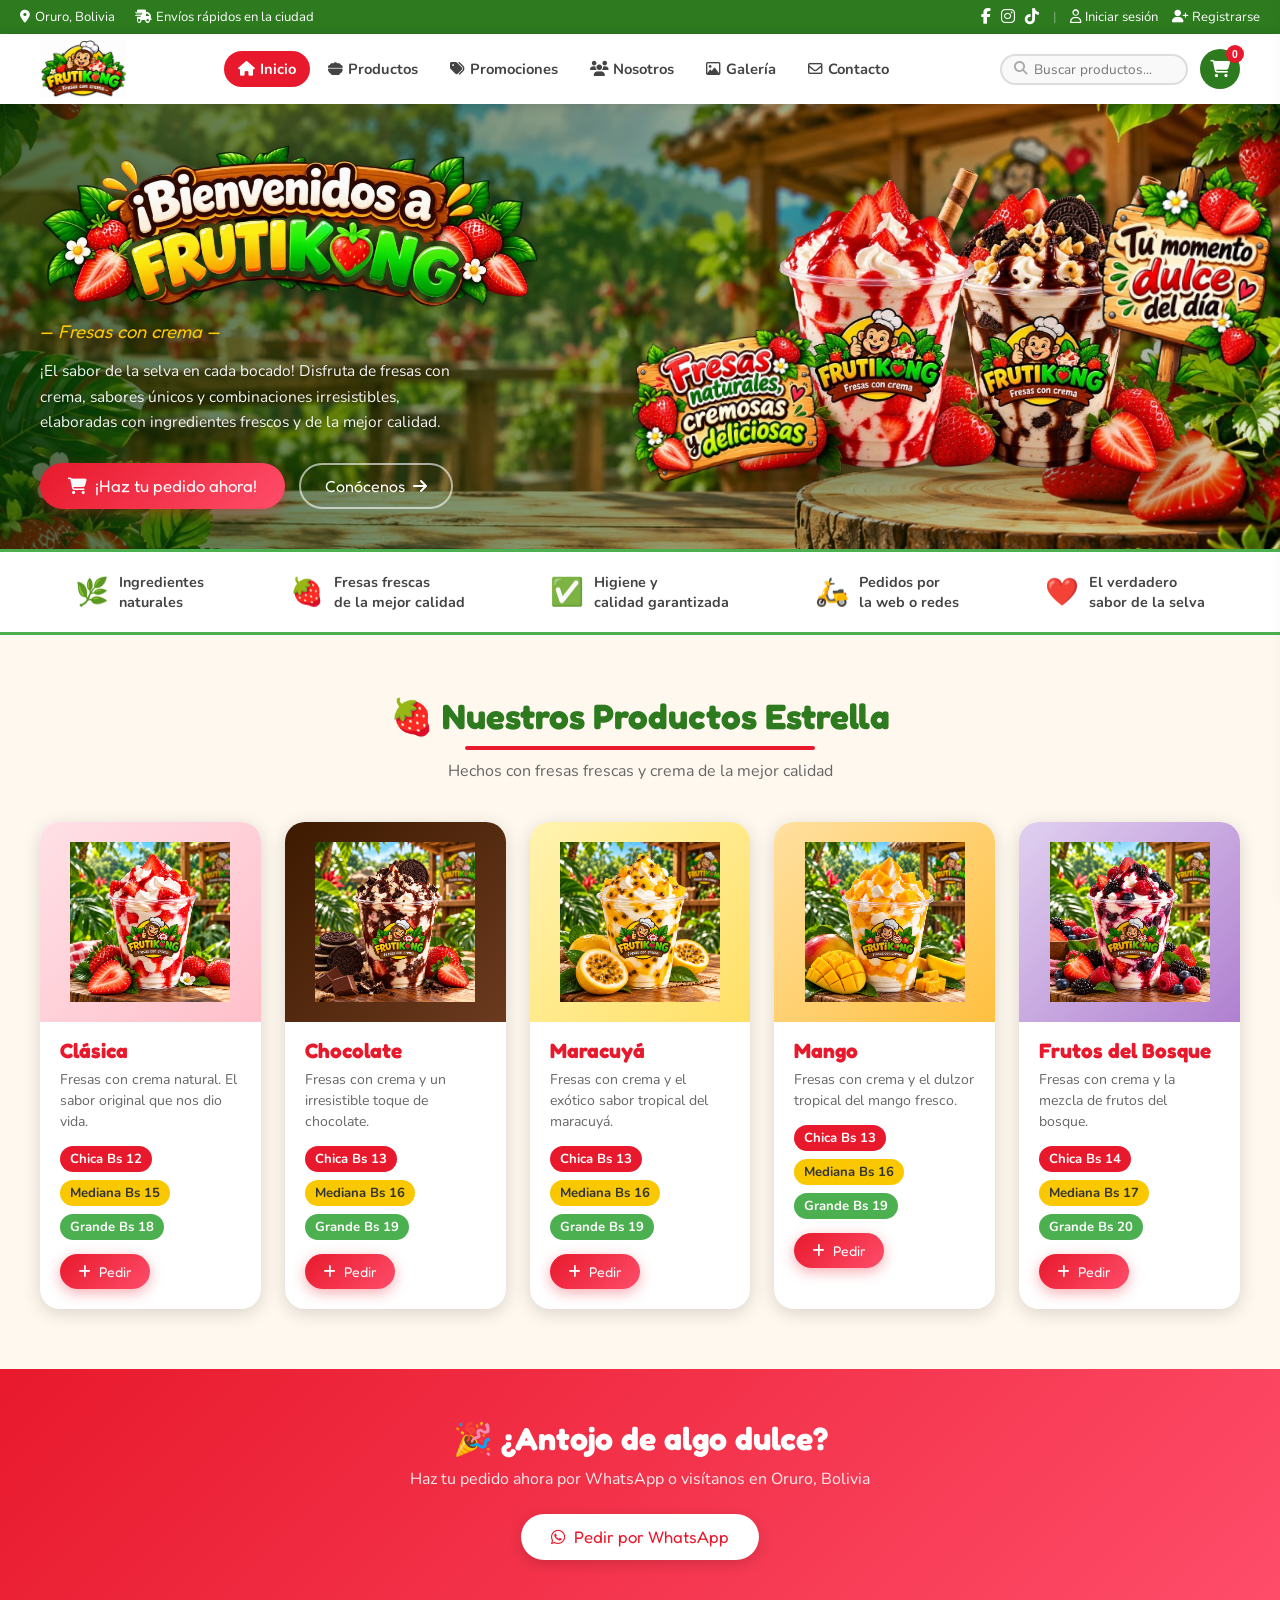
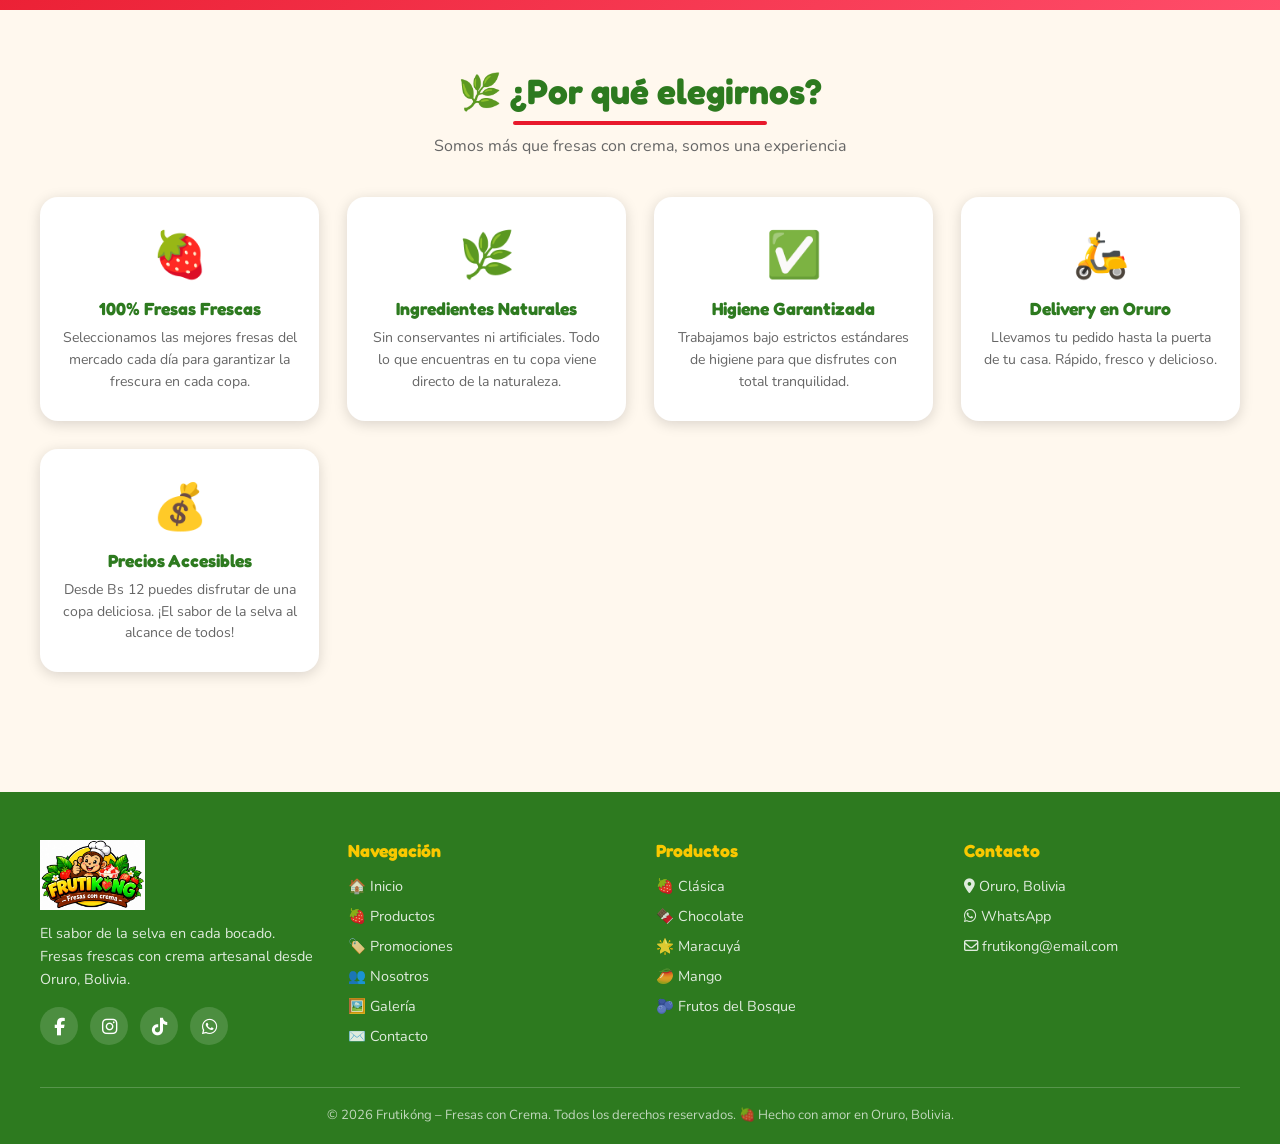
<file: index.html>
﻿<!DOCTYPE html>
<html lang="es">
<head>
  <meta charset="UTF-8" />
  <meta name="viewport" content="width=device-width, initial-scale=1.0" />
  <title>Frutikóng – Fresas con Crema | Inicio</title>
  <link rel="stylesheet" href="styles.css" />
  <link rel="stylesheet" href="https://cdnjs.cloudflare.com/ajax/libs/font-awesome/6.5.0/css/all.min.css" />
  <style>
    /* ── Hero ── */
    .hero {
      display: flex;
      align-items: center;
      position: relative;
      overflow: hidden;
      padding: 40px 20px;
      background: #2d6e1a;
    }
    /* Fondo real */
    .hero-bg {
      position: absolute;
      inset: 0;
      background: url('assets/img/fondo-hero.jpeg') center center / cover no-repeat;
      z-index: 0;
    }
    /* Overlay suave para que el texto sea legible */
    .hero-bg::after {
      content: '';
      position: absolute;
      inset: 0;
      background: linear-gradient(
        to right,
        rgba(10, 50, 5, 0.72) 0%,
        rgba(10, 50, 5, 0.45) 50%,
        rgba(10, 50, 5, 0.10) 100%
      );
    }

    .hero-inner {
      max-width: 1200px;
      margin: 0 auto;
      display: grid;
      grid-template-columns: 1fr 1fr;
      align-items: center;
      gap: 40px;
      position: relative;
      z-index: 1;
      width: 100%;
    }

    .hero-text { color: var(--blanco); }

    .hero-badge {
      display: inline-block;
      background: rgba(255,255,255,0.18);
      border: 1px solid rgba(255,255,255,0.45);
      border-radius: 30px;
      padding: 5px 14px;
      font-size: 0.85rem;
      font-weight: 700;
      margin-bottom: 14px;
      letter-spacing: 0.5px;
      backdrop-filter: blur(4px);
    }

    .hero-text h1 {
      font-size: 3rem;
      line-height: 1.1;
      text-shadow: 2px 4px 12px rgba(0,0,0,0.5);
      margin-bottom: 6px;
    }
    .hero-text h1 span.highlight {
      color: var(--amarillo);
      -webkit-text-stroke: 1px rgba(0,0,0,0.15);
    }
    .hero-text .subtitle {
      font-size: 1.15rem;
      font-style: italic;
      color: var(--amarillo);
      font-family: 'Fredoka One', cursive;
      margin-bottom: 16px;
      text-shadow: 1px 2px 6px rgba(0,0,0,0.4);
    }
    .hero-text .desc {
      font-size: 0.97rem;
      opacity: 0.95;
      line-height: 1.65;
      max-width: 440px;
      margin-bottom: 28px;
      text-shadow: 1px 1px 4px rgba(0,0,0,0.4);
    }

    /* Título como imagen */
    .hero-title-img {
      width: 100%;
      max-width: 500px;
      height: auto;
      margin-bottom: 10px;
      filter: drop-shadow(2px 4px 10px rgba(0,0,0,0.35));
      animation: pop-in 0.6s ease-out both;
    }
    @keyframes pop-in {
      0%   { transform: scale(0.85); opacity: 0; }
      100% { transform: scale(1);    opacity: 1; }
    }

    .hero-actions { display: flex; gap: 14px; flex-wrap: wrap; }

    /* ── Visual: imagen de copas real ── */
    .hero-visual {
      position: relative;
      display: flex;
      justify-content: center;
      align-items: flex-end;
    }
    .hero-cups-img {
      width: 100%;
      max-width: 480px;
      max-height: 420px;
      object-fit: contain;
      filter: drop-shadow(0 10px 30px rgba(0,0,0,0.4));
      animation: float-cups 3.5s ease-in-out infinite;
    }
    @keyframes float-cups {
      0%, 100% { transform: translateY(0); }
      50%       { transform: translateY(-12px); }
    }

    /* carteles decorativos laterales */
    .hero-cartel {
      position: absolute;
      z-index: 2;
      filter: drop-shadow(2px 4px 10px rgba(0,0,0,0.25));
      transition: transform 0.3s ease;
    }
    .hero-cartel:hover { transform: scale(1.06) rotate(0deg) !important; }
    .hero-cartel.c1 {
      width: 170px;
      top: -10px;
      right: -30px;
      transform: rotate(5deg);
    }
    .hero-cartel.c2 {
      width: 190px;
      bottom: 10px;
      left: -30px;
      transform: rotate(-5deg);
    }

    /* ── Cinta dentro del hero ── */
    .hero-cinta {
      position: relative;
      z-index: 2;
      line-height: 0;
      width: 100%;
    }
    .cinta-img {
      display: block;
      width: 100%;
      height: auto;
    }

    /* ── Franja de beneficios ── */
    .features-strip {
      background: var(--blanco);
      padding: 20px;
      border-top: 3px solid var(--verde-claro);
      border-bottom: 3px solid var(--verde-claro);
    }
    .features-inner {
      max-width: 1200px;
      margin: 0 auto;
      display: flex;
      justify-content: space-around;
      flex-wrap: wrap;
      gap: 16px;
    }
    .feature-item {
      display: flex;
      align-items: center;
      gap: 10px;
      font-weight: 700;
      font-size: 0.9rem;
    }
    .feature-item .fi-icon { font-size: 1.7rem; }

    /* ── Sección "Nuestros Favoritos" ── */
    .featured-section {
      padding: 60px 20px;
    }
    .products-grid {
      display: grid;
      grid-template-columns: repeat(auto-fit, minmax(200px, 1fr));
      gap: 24px;
      max-width: 1200px;
      margin: 0 auto;
    }

    /* ── Banner CTA ── */
    .cta-banner {
      background: linear-gradient(135deg, #e8192c, #ff4d6a);
      color: var(--blanco);
      text-align: center;
      padding: 50px 20px;
      margin: 0 0 0 0;
    }
    .cta-banner h2 { font-size: 2rem; margin-bottom: 10px; }
    .cta-banner p { font-size: 1rem; opacity: 0.9; margin-bottom: 24px; }
    .btn-white {
      display: inline-flex;
      align-items: center;
      gap: 8px;
      background: var(--blanco);
      color: var(--rojo-fresa);
      font-family: 'Fredoka One', cursive;
      font-size: 1.05rem;
      padding: 13px 30px;
      border-radius: 40px;
      border: none;
      cursor: pointer;
      box-shadow: 0 4px 14px rgba(0,0,0,0.15);
      transition: transform 0.2s, box-shadow 0.2s;
      text-decoration: none;
    }
    .btn-white:hover { transform: translateY(-2px); box-shadow: 0 6px 20px rgba(0,0,0,0.2); }

    /* ── Sección "¿Por qué elegirnos?" ── */
    .why-section { padding: 60px 20px; background: var(--crema); }
    .why-grid {
      max-width: 1200px;
      margin: 0 auto;
      display: grid;
      grid-template-columns: repeat(auto-fit, minmax(220px, 1fr));
      gap: 28px;
    }
    .why-card {
      background: var(--blanco);
      border-radius: 18px;
      padding: 28px 22px;
      text-align: center;
      box-shadow: 0 3px 14px var(--sombra);
      transition: transform 0.25s;
    }
    .why-card:hover { transform: translateY(-4px); }
    .why-card .why-icon { font-size: 2.8rem; margin-bottom: 12px; }
    .why-card h3 { font-size: 1.1rem; color: var(--verde-selva); margin-bottom: 8px; }
    .why-card p { font-size: 0.88rem; color: #666; line-height: 1.55; }

    /* Responsive hero */
    @media (max-width: 800px) {
      .hero-inner { grid-template-columns: 1fr; text-align: center; }
      .hero-text h1 { font-size: 2.1rem; }
      .hero-text .desc { max-width: 100%; }
      .hero-actions { justify-content: center; }
      .hero-cartel { display: none; }
      .hero-visual { margin-top: 10px; }
      .hero-cups-img { max-width: 340px; }
      .hero-title-img { max-width: 100%; }
    }
    @media (max-width: 500px) {
      .hero-cups-img { max-width: 260px; }
    }
  </style>
</head>
<body>

  <!-- TOP BAR -->
  <div class="top-bar">
    <div class="top-info">
      <span><i class="fa-solid fa-location-dot"></i> Oruro, Bolivia</span>
      <span><i class="fa-solid fa-truck-fast"></i> Envíos rápidos en la ciudad</span>
    </div>
    <div class="top-right">
      <div class="social-links">
        <a href="#" aria-label="Facebook"><i class="fa-brands fa-facebook-f"></i></a>
        <a href="#" aria-label="Instagram"><i class="fa-brands fa-instagram"></i></a>
        <a href="#" aria-label="TikTok"><i class="fa-brands fa-tiktok"></i></a>
      </div>
      <span style="opacity:0.4">|</span>
      <div class="top-auth" style="display:flex;gap:14px;" id="topAuth">
        <a href="login.html" id="linkLogin"><i class="fa-regular fa-user"></i> Iniciar sesión</a>
        <a href="registro.html" id="linkRegistro"><i class="fa-solid fa-user-plus"></i> Registrarse</a>
        <span id="linkNombre" style="display:none;align-items:center;gap:6px;font-weight:700;"><i class="fa-solid fa-circle-user"></i> <span id="spanNombre"></span></span>
        <a href="miembros.html" id="linkMiZona" style="display:none;align-items:center;gap:4px;font-weight:700;"><i class="fa-solid fa-star"></i> Mi zona</a>
        <a href="#" id="linkSalir" style="display:none;align-items:center;gap:4px;opacity:0.85;font-size:0.82rem;"><i class="fa-solid fa-right-from-bracket"></i> Salir</a>
      </div>
    </div>
  </div>

  <!-- NAVBAR -->
  <nav class="navbar">
    <div class="navbar-inner">
      <a href="index.html" class="logo-wrap">
        <img src="assets/img/logo.png" alt="Frutikóng logo" />
      </a>
      <ul class="nav-links" id="navLinks">
        <li><a href="index.html" class="active"><i class="fa-solid fa-house"></i> Inicio</a></li>
        <li><a href="productos.html"><i class="fa-solid fa-bowl-food"></i> Productos</a></li>
        <li><a href="promociones.html"><i class="fa-solid fa-tags"></i> Promociones</a></li>
        <li><a href="nosotros.html"><i class="fa-solid fa-users"></i> Nosotros</a></li>
        <li><a href="galeria.html"><i class="fa-regular fa-image"></i> Galería</a></li>
        <li><a href="contacto.html"><i class="fa-regular fa-envelope"></i> Contacto</a></li>
      </ul>
      <div class="navbar-right">
        <div class="search-box">
          <i class="fa-solid fa-magnifying-glass" style="color:#aaa;font-size:.85rem;"></i>
          <input type="text" placeholder="Buscar productos..." aria-label="Buscar productos" />
        </div>
        <button class="cart-btn" aria-label="Carrito de compras">
          <i class="fa-solid fa-cart-shopping"></i>
          <span class="cart-badge">0</span>
        </button>
        <button class="hamburger" id="hamburger" aria-label="Menú">
          <span></span><span></span><span></span>
        </button>
      </div>
    </div>
  </nav>

  <!-- HERO -->
  <section class="hero">
    <div class="hero-bg"></div>
    <div class="hero-inner">
      <div class="hero-text">
          <img src="assets/img/titulo-hero.png" alt="¡Bienvenidos a Frutikóng!" class="hero-title-img" />
          <p class="subtitle">— Fresas con crema —</p>
          <p class="desc">
            ¡El sabor de la selva en cada bocado! Disfruta de fresas con crema,
            sabores únicos y combinaciones irresistibles, elaboradas con ingredientes
            frescos y de la mejor calidad.
          </p>
          <div class="hero-actions">
            <a href="productos.html" class="btn-primary">
              <i class="fa-solid fa-cart-shopping"></i> ¡Haz tu pedido ahora!
            </a>
            <a href="nosotros.html" class="btn-secondary" style="color:#fff;border-color:rgba(255,255,255,0.6);">
              Conócenos <i class="fa-solid fa-arrow-right"></i>
            </a>
          </div>
      </div>
      <div class="hero-visual">
        <img src="assets/img/cartel-dulce.png" alt="Tu momento dulce del día" class="hero-cartel c1" />
        <img src="assets/img/copas.png" alt="Copas de fresas con crema Frutikóng" class="hero-cups-img" />
        <img src="assets/img/cartel-fresas.png" alt="Fresas naturales, cremosas y deliciosas" class="hero-cartel c2" />
      </div>
    </div>
  </section>

  <!-- FRANJA DE BENEFICIOS -->
  <div class="features-strip">
    <div class="features-inner">
      <div class="feature-item"><span class="fi-icon">🌿</span><span>Ingredientes<br>naturales</span></div>
      <div class="feature-item"><span class="fi-icon">🍓</span><span>Fresas frescas<br>de la mejor calidad</span></div>
      <div class="feature-item"><span class="fi-icon">✅</span><span>Higiene y<br>calidad garantizada</span></div>
      <div class="feature-item"><span class="fi-icon">🛵</span><span>Pedidos por<br>la web o redes</span></div>
      <div class="feature-item"><span class="fi-icon">❤️</span><span>El verdadero<br>sabor de la selva</span></div>
    </div>
  </div>

  <!-- PRODUCTOS DESTACADOS -->
  <section class="featured-section">
    <div class="section-title">
      <h2>🍓 Nuestros Productos Estrella</h2>
      <p>Hechos con fresas frescas y crema de la mejor calidad</p>
    </div>
    <div class="products-grid">

      <div class="product-card">
        <div class="card-img" style="background:linear-gradient(135deg,#ffe0e6,#ffc0cb);">
          <img src="assets/img/producto-clasica.png" alt="Clásica" style="height:160px;object-fit:contain;" />
        </div>
        <div class="card-body">
          <h3>Clásica</h3>
          <p>Fresas con crema natural. El sabor original que nos dio vida.</p>
          <div class="price-row">
            <span class="price-tag chica">Chica Bs 12</span>
            <span class="price-tag mediana">Mediana Bs 15</span>
            <span class="price-tag grande">Grande Bs 18</span>
          </div>
          <a href="productos.html" class="btn-primary" style="font-size:0.88rem;padding:9px 18px;">
            <i class="fa-solid fa-plus"></i> Pedir
          </a>
        </div>
      </div>

      <div class="product-card">
        <div class="card-img" style="background:linear-gradient(135deg,#3d1a00,#6b3a1f);">
          <img src="assets/img/producto-chocolate.png" alt="Chocolate" style="height:160px;object-fit:contain;" />
        </div>
        <div class="card-body">
          <h3>Chocolate</h3>
          <p>Fresas con crema y un irresistible toque de chocolate.</p>
          <div class="price-row">
            <span class="price-tag chica">Chica Bs 13</span>
            <span class="price-tag mediana">Mediana Bs 16</span>
            <span class="price-tag grande">Grande Bs 19</span>
          </div>
          <a href="productos.html" class="btn-primary" style="font-size:0.88rem;padding:9px 18px;">
            <i class="fa-solid fa-plus"></i> Pedir
          </a>
        </div>
      </div>

      <div class="product-card">
        <div class="card-img" style="background:linear-gradient(135deg,#fff3b0,#ffe066);">
          <img src="assets/img/producto-maracuya.png" alt="Maracuyá" style="height:160px;object-fit:contain;" />
        </div>
        <div class="card-body">
          <h3>Maracuyá</h3>
          <p>Fresas con crema y el exótico sabor tropical del maracuyá.</p>
          <div class="price-row">
            <span class="price-tag chica">Chica Bs 13</span>
            <span class="price-tag mediana">Mediana Bs 16</span>
            <span class="price-tag grande">Grande Bs 19</span>
          </div>
          <a href="productos.html" class="btn-primary" style="font-size:0.88rem;padding:9px 18px;">
            <i class="fa-solid fa-plus"></i> Pedir
          </a>
        </div>
      </div>

      <div class="product-card">
        <div class="card-img" style="background:linear-gradient(135deg,#ffe0a0,#ffc040);">
          <img src="assets/img/producto-mango.png" alt="Mango" style="height:160px;object-fit:contain;" />
        </div>
        <div class="card-body">
          <h3>Mango</h3>
          <p>Fresas con crema y el dulzor tropical del mango fresco.</p>
          <div class="price-row">
            <span class="price-tag chica">Chica Bs 13</span>
            <span class="price-tag mediana">Mediana Bs 16</span>
            <span class="price-tag grande">Grande Bs 19</span>
          </div>
          <a href="productos.html" class="btn-primary" style="font-size:0.88rem;padding:9px 18px;">
            <i class="fa-solid fa-plus"></i> Pedir
          </a>
        </div>
      </div>

      <div class="product-card">
        <div class="card-img" style="background:linear-gradient(135deg,#e0d0f0,#b080d0);">
          <img src="assets/img/producto-bosque.png" alt="Frutos del Bosque" style="height:160px;object-fit:contain;" />
        </div>
        <div class="card-body">
          <h3>Frutos del Bosque</h3>
          <p>Fresas con crema y la mezcla de frutos del bosque.</p>
          <div class="price-row">
            <span class="price-tag chica">Chica Bs 14</span>
            <span class="price-tag mediana">Mediana Bs 17</span>
            <span class="price-tag grande">Grande Bs 20</span>
          </div>
          <a href="productos.html" class="btn-primary" style="font-size:0.88rem;padding:9px 18px;">
            <i class="fa-solid fa-plus"></i> Pedir
          </a>
        </div>
      </div>

    </div>
  </section>

  <!-- CTA BANNER -->
  <section class="cta-banner">
    <h2>🎉 ¿Antojo de algo dulce?</h2>
    <p>Haz tu pedido ahora por WhatsApp o visítanos en Oruro, Bolivia</p>
    <a href="contacto.html" class="btn-white">
      <i class="fa-brands fa-whatsapp"></i> Pedir por WhatsApp
    </a>
  </section>

  <!-- ¿POR QUÉ ELEGIRNOS? -->
  <section class="why-section">
    <div class="section-title">
      <h2>🌿 ¿Por qué elegirnos?</h2>
      <p>Somos más que fresas con crema, somos una experiencia</p>
    </div>
    <div class="why-grid">
      <div class="why-card">
        <div class="why-icon">🍓</div>
        <h3>100% Fresas Frescas</h3>
        <p>Seleccionamos las mejores fresas del mercado cada día para garantizar la frescura en cada copa.</p>
      </div>
      <div class="why-card">
        <div class="why-icon">🌿</div>
        <h3>Ingredientes Naturales</h3>
        <p>Sin conservantes ni artificiales. Todo lo que encuentras en tu copa viene directo de la naturaleza.</p>
      </div>
      <div class="why-card">
        <div class="why-icon">✅</div>
        <h3>Higiene Garantizada</h3>
        <p>Trabajamos bajo estrictos estándares de higiene para que disfrutes con total tranquilidad.</p>
      </div>
      <div class="why-card">
        <div class="why-icon">🛵</div>
        <h3>Delivery en Oruro</h3>
        <p>Llevamos tu pedido hasta la puerta de tu casa. Rápido, fresco y delicioso.</p>
      </div>
      <div class="why-card">
        <div class="why-icon">💰</div>
        <h3>Precios Accesibles</h3>
        <p>Desde Bs 12 puedes disfrutar de una copa deliciosa. ¡El sabor de la selva al alcance de todos!</p>
      </div>
    </div>
  </section>

  <!-- FOOTER -->
  <footer>
    <div class="footer-inner">
      <div class="footer-brand">
        <img src="assets/img/logo.png" alt="Frutikóng logo" />
        <p>El sabor de la selva en cada bocado. Fresas frescas con crema artesanal desde Oruro, Bolivia.</p>
        <div class="footer-social" style="margin-top:16px;">
          <a href="#" aria-label="Facebook"><i class="fa-brands fa-facebook-f"></i></a>
          <a href="#" aria-label="Instagram"><i class="fa-brands fa-instagram"></i></a>
          <a href="#" aria-label="TikTok"><i class="fa-brands fa-tiktok"></i></a>
          <a href="#" aria-label="WhatsApp"><i class="fa-brands fa-whatsapp"></i></a>
        </div>
      </div>
      <div class="footer-col">
        <h4>Navegación</h4>
        <ul>
          <li><a href="index.html">🏠 Inicio</a></li>
          <li><a href="productos.html">🍓 Productos</a></li>
          <li><a href="promociones.html">🏷️ Promociones</a></li>
          <li><a href="nosotros.html">👥 Nosotros</a></li>
          <li><a href="galeria.html">🖼️ Galería</a></li>
          <li><a href="contacto.html">✉️ Contacto</a></li>
        </ul>
      </div>
      <div class="footer-col">
        <h4>Productos</h4>
        <ul>
          <li><a href="productos.html">🍓 Clásica</a></li>
          <li><a href="productos.html">🍫 Chocolate</a></li>
          <li><a href="productos.html">🌟 Maracuyá</a></li>
          <li><a href="productos.html">🥭 Mango</a></li>
          <li><a href="productos.html">🫐 Frutos del Bosque</a></li>
        </ul>
      </div>
      <div class="footer-col">
        <h4>Contacto</h4>
        <ul>
          <li><a href="#"><i class="fa-solid fa-location-dot"></i> Oruro, Bolivia</a></li>
          <li><a href="https://wa.me/59170000000"><i class="fa-brands fa-whatsapp"></i> WhatsApp</a></li>
          <li><a href="mailto:frutikong@email.com"><i class="fa-regular fa-envelope"></i> frutikong@email.com</a></li>
        </ul>
      </div>
    </div>
    <div class="footer-bottom">
      <p>© 2026 Frutikóng – Fresas con Crema. Todos los derechos reservados. 🍓 Hecho con amor en Oruro, Bolivia.</p>
    </div>
  </footer>

  <script src="carrito.js"></script>
  <script>
    // Hamburger menu toggle
    const hamburger = document.getElementById('hamburger');
    const navLinks  = document.getElementById('navLinks');
    hamburger.addEventListener('click', () => {
      navLinks.classList.toggle('open');
    });

    // ── Buscador: redirige a productos.html con el texto ──
    const searchInput = document.querySelector('.search-box input');
    const searchIcon  = document.querySelector('.search-box .fa-magnifying-glass');

    function irABuscar() {
      const q = searchInput.value.trim();
      if (q) window.location.href = `productos.html?q=${encodeURIComponent(q)}`;
    }

    searchInput.addEventListener('keydown', e => { if (e.key === 'Enter') irABuscar(); });
    if (searchIcon) {
      searchIcon.style.cursor = 'pointer';
      searchIcon.addEventListener('click', irABuscar);
    }
  </script>
<script src="auth.js"></script></body>
</html>
</file>
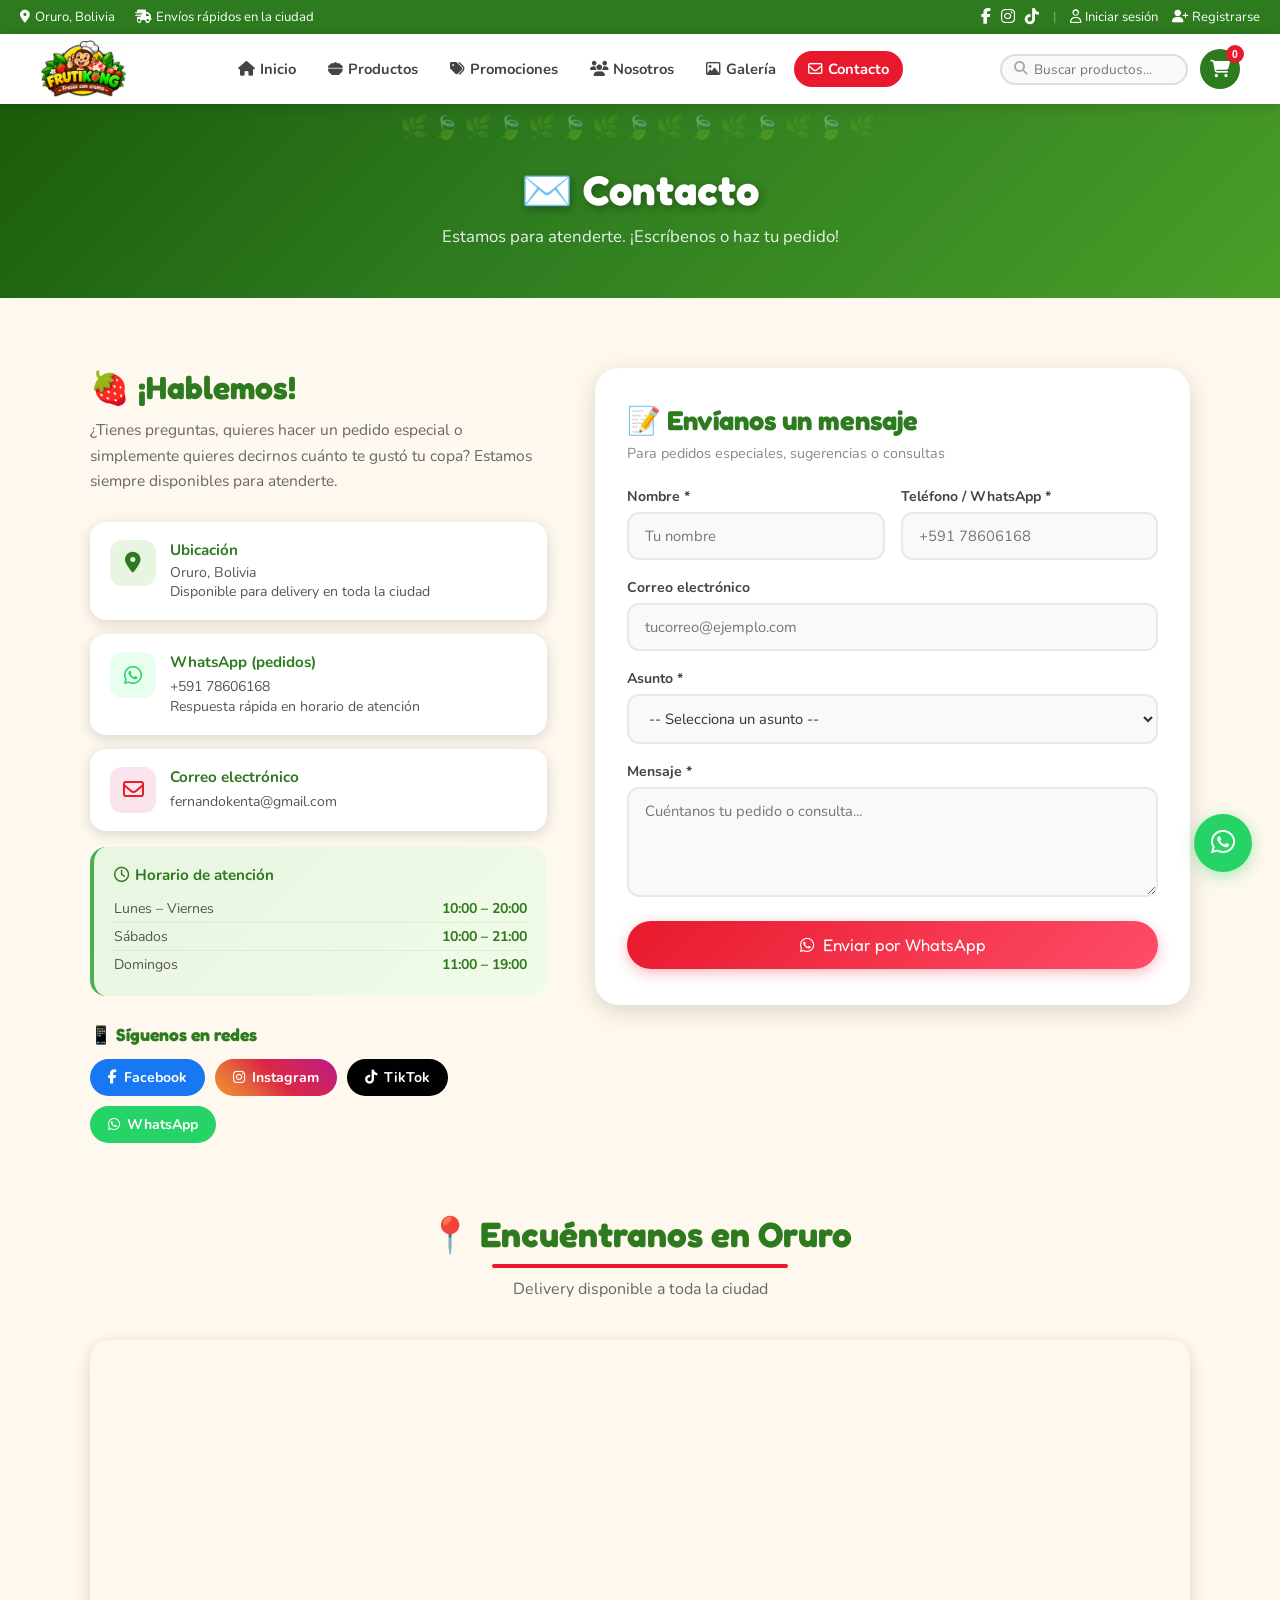
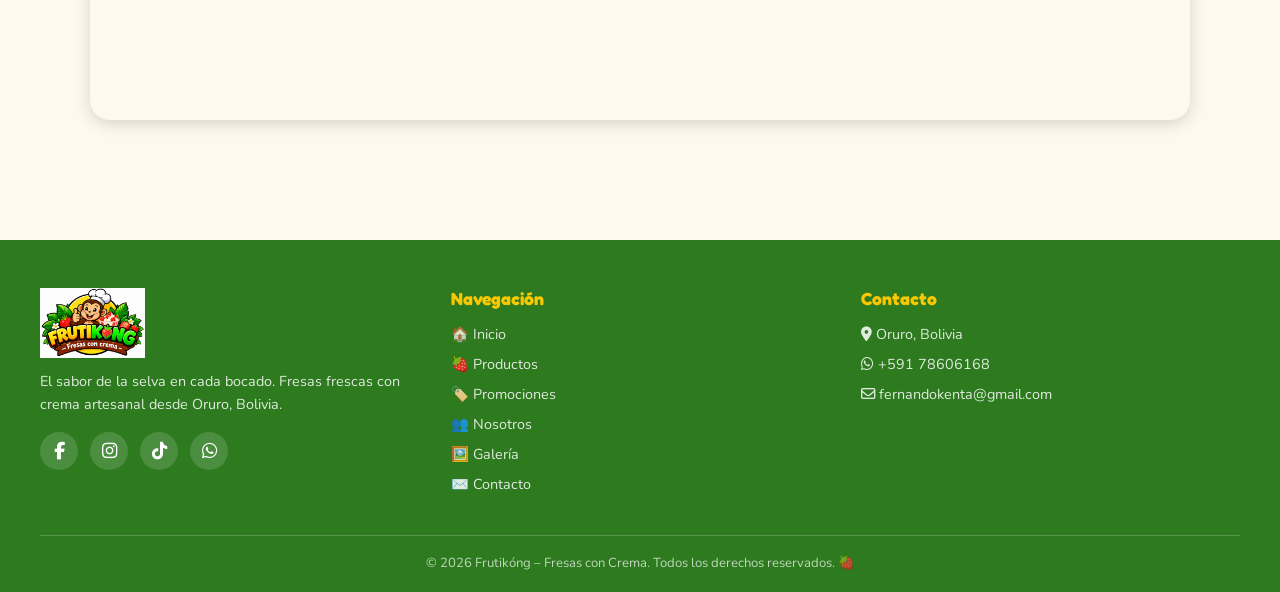
<file: contacto.html>
﻿<!DOCTYPE html>
<html lang="es">
<head>
  <meta charset="UTF-8" />
  <meta name="viewport" content="width=device-width, initial-scale=1.0" />
  <title>Frutikóng – Contacto</title>
  <link rel="stylesheet" href="styles.css" />
  <link rel="stylesheet" href="https://cdnjs.cloudflare.com/ajax/libs/font-awesome/6.5.0/css/all.min.css" />
  <style>
    .contact-section { padding: 70px 20px; }
    .contact-inner {
      max-width: 1100px;
      margin: 0 auto;
      display: grid;
      grid-template-columns: 1fr 1.3fr;
      gap: 48px;
      align-items: start;
    }
    .contact-info h2 { font-size: 2rem; color: var(--verde-selva); margin-bottom: 10px; }
    .contact-info .intro { font-size: 0.97rem; color: #666; line-height: 1.65; margin-bottom: 28px; }

    .info-card {
      display: flex;
      align-items: flex-start;
      gap: 14px;
      background: var(--blanco);
      border-radius: 16px;
      padding: 18px 20px;
      box-shadow: 0 3px 14px var(--sombra);
      margin-bottom: 14px;
      transition: transform 0.2s;
    }
    .info-card:hover { transform: translateX(4px); }
    .info-icon {
      width: 46px; height: 46px;
      border-radius: 12px;
      display: flex; align-items: center; justify-content: center;
      font-size: 1.3rem;
      flex-shrink: 0;
    }
    .info-card-text h4 { font-size: 0.95rem; color: var(--verde-selva); margin-bottom: 3px; }
    .info-card-text p, .info-card-text a { font-size: 0.88rem; color: #555; line-height: 1.4; }
    .info-card-text a:hover { color: var(--verde-selva); }

    .social-section { margin-top: 28px; }
    .social-section h3 { font-size: 1.1rem; color: var(--verde-selva); margin-bottom: 14px; }
    .social-buttons { display: flex; gap: 10px; flex-wrap: wrap; }
    .social-btn {
      display: inline-flex; align-items: center; gap: 7px;
      padding: 9px 18px; border-radius: 30px;
      font-weight: 700; font-size: 0.88rem;
      color: var(--blanco); text-decoration: none;
      transition: transform 0.2s, box-shadow 0.2s;
    }
    .social-btn:hover { transform: translateY(-2px); box-shadow: 0 5px 16px rgba(0,0,0,0.2); }
    .sb-fb  { background: #1877f2; }
    .sb-ig  { background: linear-gradient(45deg,#f09433,#e6683c,#dc2743,#cc2366,#bc1888); }
    .sb-tt  { background: #010101; }
    .sb-wa  { background: #25D366; }

    .schedule-card {
      background: linear-gradient(135deg, #e8f5e0, #f0fbe8);
      border-radius: 16px; padding: 18px 20px; margin-top: 16px;
      border-left: 4px solid var(--verde-claro);
    }
    .schedule-card h4 { font-size: 0.95rem; color: var(--verde-selva); margin-bottom: 10px; display: flex; align-items: center; gap: 6px; }
    .schedule-row {
      display: flex; justify-content: space-between;
      font-size: 0.88rem; color: #555;
      padding: 4px 0; border-bottom: 1px solid rgba(0,0,0,0.06);
    }
    .schedule-row:last-child { border-bottom: none; }
    .schedule-row span:last-child { font-weight: 700; color: var(--verde-selva); }

    .contact-form-wrap {
      background: var(--blanco); border-radius: 24px;
      padding: 36px 32px; box-shadow: 0 6px 24px var(--sombra);
    }
    .contact-form-wrap h2 { font-size: 1.7rem; color: var(--verde-selva); margin-bottom: 6px; }
    .contact-form-wrap .form-sub { font-size: 0.9rem; color: #888; margin-bottom: 24px; }

    .form-group { margin-bottom: 18px; }
    .form-group label { display: block; font-weight: 700; font-size: 0.88rem; color: #444; margin-bottom: 6px; }
    .form-group input,
    .form-group select,
    .form-group textarea {
      width: 100%; padding: 12px 16px;
      border: 2px solid #e8e8e8; border-radius: 12px;
      font-family: 'Nunito', sans-serif; font-size: 0.92rem;
      color: #333; background: #f9f9f9; outline: none;
      transition: border-color 0.2s, background 0.2s;
    }
    .form-group input:focus,
    .form-group select:focus,
    .form-group textarea:focus { border-color: var(--verde-claro); background: var(--blanco); }
    .form-group textarea { resize: vertical; min-height: 110px; }
    .form-row { display: grid; grid-template-columns: 1fr 1fr; gap: 16px; }

    .form-submit {
      width: 100%; padding: 14px; border-radius: 30px;
      background: var(--gradiente-btn); color: var(--blanco);
      font-family: 'Fredoka One', cursive; font-size: 1.05rem;
      border: none; cursor: pointer;
      box-shadow: 0 4px 14px rgba(232,25,44,0.3);
      transition: transform 0.2s, box-shadow 0.2s;
      display: flex; align-items: center; justify-content: center; gap: 8px;
    }
    .form-submit:hover { transform: translateY(-2px); box-shadow: 0 6px 20px rgba(232,25,44,0.4); }

    .form-success {
      display: none;
      background: linear-gradient(135deg, #e8f5e0, #f0fbe8);
      border: 2px solid var(--verde-claro);
      border-radius: 16px; padding: 24px; text-align: center; margin-top: 16px;
    }
    .form-success .success-icon { font-size: 3rem; margin-bottom: 10px; }
    .form-success h3 { color: var(--verde-selva); margin-bottom: 6px; }
    .form-success p { font-size: 0.9rem; color: #555; }

    .whatsapp-float {
      position: fixed; bottom: 28px; right: 28px;
      width: 58px; height: 58px; background: #25D366;
      color: var(--blanco); border-radius: 50%;
      display: flex; align-items: center; justify-content: center;
      font-size: 1.7rem; box-shadow: 0 4px 16px rgba(37,211,102,0.4);
      z-index: 999; text-decoration: none;
      transition: transform 0.2s, box-shadow 0.2s;
      animation: pulse-wa 2s infinite;
    }
    .whatsapp-float:hover { transform: scale(1.1); box-shadow: 0 6px 24px rgba(37,211,102,0.55); }
    @keyframes pulse-wa {
      0%, 100% { box-shadow: 0 4px 16px rgba(37,211,102,0.4); }
      50% { box-shadow: 0 4px 28px rgba(37,211,102,0.7); }
    }

    .map-section { padding: 0 20px 60px; }
    .map-inner { max-width: 1100px; margin: 0 auto; }

    @media (max-width: 800px) {
      .contact-inner { grid-template-columns: 1fr; }
      .form-row { grid-template-columns: 1fr; }
      .contact-form-wrap { padding: 24px 20px; }
    }
  </style>
</head>
<body>

  <!-- TOP BAR -->
  <div class="top-bar">
    <div class="top-info">
      <span><i class="fa-solid fa-location-dot"></i> Oruro, Bolivia</span>
      <span><i class="fa-solid fa-truck-fast"></i> Envíos rápidos en la ciudad</span>
    </div>
    <div class="top-right">
      <div class="social-links">
        <a href="#" aria-label="Facebook"><i class="fa-brands fa-facebook-f"></i></a>
        <a href="#" aria-label="Instagram"><i class="fa-brands fa-instagram"></i></a>
        <a href="#" aria-label="TikTok"><i class="fa-brands fa-tiktok"></i></a>
      </div>
      <span style="opacity:0.4">|</span>
      <div class="top-auth" style="display:flex;gap:14px;" id="topAuth">
        <a href="login.html" id="linkLogin"><i class="fa-regular fa-user"></i> Iniciar sesión</a>
        <a href="registro.html" id="linkRegistro"><i class="fa-solid fa-user-plus"></i> Registrarse</a>
        <span id="linkNombre" style="display:none;align-items:center;gap:6px;font-weight:700;"><i class="fa-solid fa-circle-user"></i> <span id="spanNombre"></span></span>
        <a href="miembros.html" id="linkMiZona" style="display:none;align-items:center;gap:4px;font-weight:700;"><i class="fa-solid fa-star"></i> Mi zona</a>
        <a href="#" id="linkSalir" style="display:none;align-items:center;gap:4px;opacity:0.85;font-size:0.82rem;"><i class="fa-solid fa-right-from-bracket"></i> Salir</a>
      </div>
    </div>
  </div>

  <!-- NAVBAR -->
  <nav class="navbar">
    <div class="navbar-inner">
      <a href="index.html" class="logo-wrap">
        <img src="assets/img/logo.png" alt="Frutikóng logo" />
      </a>
      <ul class="nav-links" id="navLinks">
        <li><a href="index.html"><i class="fa-solid fa-house"></i> Inicio</a></li>
        <li><a href="productos.html"><i class="fa-solid fa-bowl-food"></i> Productos</a></li>
        <li><a href="promociones.html"><i class="fa-solid fa-tags"></i> Promociones</a></li>
        <li><a href="nosotros.html"><i class="fa-solid fa-users"></i> Nosotros</a></li>
        <li><a href="galeria.html"><i class="fa-regular fa-image"></i> Galería</a></li>
        <li><a href="contacto.html" class="active"><i class="fa-regular fa-envelope"></i> Contacto</a></li>
      </ul>
      <div class="navbar-right">
        <div class="search-box">
          <i class="fa-solid fa-magnifying-glass" style="color:#aaa;font-size:.85rem;"></i>
          <input type="text" placeholder="Buscar productos..." aria-label="Buscar" />
        </div>
        <button class="cart-btn" aria-label="Carrito">
          <i class="fa-solid fa-cart-shopping"></i>
          <span class="cart-badge">0</span>
        </button>
        <button class="hamburger" id="hamburger" aria-label="Menú">
          <span></span><span></span><span></span>
        </button>
      </div>
    </div>
  </nav>

  <!-- PAGE HEADER -->
  <header class="page-header">
    <h1>✉️ Contacto</h1>
    <p>Estamos para atenderte. ¡Escríbenos o haz tu pedido!</p>
  </header>

  <!-- CONTACTO PRINCIPAL -->
  <section class="contact-section">
    <div class="contact-inner">

      <!-- INFO -->
      <div class="contact-info">
        <h2>🍓 ¡Hablemos!</h2>
        <p class="intro">
          ¿Tienes preguntas, quieres hacer un pedido especial o simplemente quieres decirnos
          cuánto te gustó tu copa? Estamos siempre disponibles para atenderte.
        </p>

        <div class="info-card">
          <div class="info-icon" style="background:#e8f5e0; color:var(--verde-selva);">
            <i class="fa-solid fa-location-dot"></i>
          </div>
          <div class="info-card-text">
            <h4>Ubicación</h4>
            <p>Oruro, Bolivia<br>Disponible para delivery en toda la ciudad</p>
          </div>
        </div>

        <div class="info-card">
          <div class="info-icon" style="background:#e8fff0; color:#25D366;">
            <i class="fa-brands fa-whatsapp"></i>
          </div>
          <div class="info-card-text">
            <h4>WhatsApp (pedidos)</h4>
            <a href="https://wa.me/59178606168">+591 78606168</a>
            <p>Respuesta rápida en horario de atención</p>
          </div>
        </div>

        <div class="info-card">
          <div class="info-icon" style="background:#fce4ec; color:var(--rojo-fresa);">
            <i class="fa-regular fa-envelope"></i>
          </div>
          <div class="info-card-text">
            <h4>Correo electrónico</h4>
            <a href="mailto:fernandokenta@gmail.com">fernandokenta@gmail.com</a>
          </div>
        </div>

        <div class="schedule-card">
          <h4><i class="fa-regular fa-clock"></i> Horario de atención</h4>
          <div class="schedule-row"><span>Lunes – Viernes</span><span>10:00 – 20:00</span></div>
          <div class="schedule-row"><span>Sábados</span><span>10:00 – 21:00</span></div>
          <div class="schedule-row"><span>Domingos</span><span>11:00 – 19:00</span></div>
        </div>

        <div class="social-section">
          <h3>📱 Síguenos en redes</h3>
          <div class="social-buttons">
            <a href="#" class="social-btn sb-fb"><i class="fa-brands fa-facebook-f"></i> Facebook</a>
            <a href="#" class="social-btn sb-ig"><i class="fa-brands fa-instagram"></i> Instagram</a>
            <a href="#" class="social-btn sb-tt"><i class="fa-brands fa-tiktok"></i> TikTok</a>
            <a href="https://wa.me/59178606168" class="social-btn sb-wa"><i class="fa-brands fa-whatsapp"></i> WhatsApp</a>
          </div>
        </div>
      </div>

      <!-- FORMULARIO -->
      <div class="contact-form-wrap">
        <h2>📝 Envíanos un mensaje</h2>
        <p class="form-sub">Para pedidos especiales, sugerencias o consultas</p>

        <form id="contactForm" novalidate>
          <div class="form-row">
            <div class="form-group">
              <label for="nombre">Nombre *</label>
              <input type="text" id="nombre" name="nombre" placeholder="Tu nombre" required />
            </div>
            <div class="form-group">
              <label for="telefono">Teléfono / WhatsApp *</label>
              <input type="tel" id="telefono" name="telefono" placeholder="+591 78606168" required />
            </div>
          </div>
          <div class="form-group">
            <label for="email">Correo electrónico</label>
            <input type="email" id="email" name="email" placeholder="tucorreo@ejemplo.com" />
          </div>
          <div class="form-group">
            <label for="asunto">Asunto *</label>
            <select id="asunto" name="asunto" required>
              <option value="">-- Selecciona un asunto --</option>
              <option value="pedido">🍓 Hacer un pedido</option>
              <option value="delivery">🛵 Consulta de delivery</option>
              <option value="combo">🎁 Pedido de combo especial</option>
              <option value="evento">🎉 Pedido para evento</option>
              <option value="sugerencia">💬 Sugerencia o comentario</option>
              <option value="otro">📌 Otro</option>
            </select>
          </div>
          <div class="form-group">
            <label for="mensaje">Mensaje *</label>
            <textarea id="mensaje" name="mensaje" placeholder="Cuéntanos tu pedido o consulta..." required></textarea>
          </div>
          <button type="submit" class="form-submit">
            <i class="fa-brands fa-whatsapp"></i> Enviar por WhatsApp
          </button>
        </form>

        <div class="form-success" id="formSuccess">
          <div class="success-icon">🎉</div>
          <h3>¡Mensaje enviado!</h3>
          <p>Nos pondremos en contacto contigo muy pronto. ¡Gracias por escribirnos!</p>
        </div>
      </div>

    </div>
  </section>

  <!-- MAPA -->
  <section class="map-section">
    <div class="section-title">
      <h2>📍 Encuéntranos en Oruro</h2>
      <p>Delivery disponible a toda la ciudad</p>
    </div>
    <div class="map-inner">
      <iframe
        src="https://www.google.com/maps/embed?pb=!1m14!1m12!1m3!1d1230.4415048694782!2d-67.10746144472382!3d-17.969421231401487!2m3!1f0!2f0!3f0!3m2!1i1024!2i768!4f13.1!5e0!3m2!1ses!2sbo!4v1791212123167!5m2!1ses!2sbo"
        width="100%"
        height="380"
        style="border:0; border-radius:20px; display:block; box-shadow:0 4px 16px rgba(0,0,0,0.15);"
        allowfullscreen=""
        loading="lazy"
        referrerpolicy="strict-origin-when-cross-origin"
        title="Ubicación Frutikóng en Oruro, Bolivia">
      </iframe>
    </div>
  </section>

  <!-- FOOTER -->
  <footer>
    <div class="footer-inner">
      <div class="footer-brand">
        <img src="assets/img/logo.png" alt="Frutikóng logo" />
        <p>El sabor de la selva en cada bocado. Fresas frescas con crema artesanal desde Oruro, Bolivia.</p>
        <div class="footer-social" style="margin-top:16px;">
          <a href="#" aria-label="Facebook"><i class="fa-brands fa-facebook-f"></i></a>
          <a href="#" aria-label="Instagram"><i class="fa-brands fa-instagram"></i></a>
          <a href="#" aria-label="TikTok"><i class="fa-brands fa-tiktok"></i></a>
          <a href="https://wa.me/59178606168" aria-label="WhatsApp"><i class="fa-brands fa-whatsapp"></i></a>
        </div>
      </div>
      <div class="footer-col">
        <h4>Navegación</h4>
        <ul>
          <li><a href="index.html">🏠 Inicio</a></li>
          <li><a href="productos.html">🍓 Productos</a></li>
          <li><a href="promociones.html">🏷️ Promociones</a></li>
          <li><a href="nosotros.html">👥 Nosotros</a></li>
          <li><a href="galeria.html">🖼️ Galería</a></li>
          <li><a href="contacto.html">✉️ Contacto</a></li>
        </ul>
      </div>
      <div class="footer-col">
        <h4>Contacto</h4>
        <ul>
          <li><a href="#"><i class="fa-solid fa-location-dot"></i> Oruro, Bolivia</a></li>
          <li><a href="https://wa.me/59178606168"><i class="fa-brands fa-whatsapp"></i> +591 78606168</a></li>
          <li><a href="mailto:fernandokenta@gmail.com"><i class="fa-regular fa-envelope"></i> fernandokenta@gmail.com</a></li>
        </ul>
      </div>
    </div>
    <div class="footer-bottom">
      <p>© 2026 Frutikóng – Fresas con Crema. Todos los derechos reservados. 🍓</p>
    </div>
  </footer>

  <!-- WHATSAPP FLOTANTE -->
  <a href="https://wa.me/59178606168" class="whatsapp-float" target="_blank" rel="noopener" aria-label="Contactar por WhatsApp">
    <i class="fa-brands fa-whatsapp"></i>
  </a>

  <script>
    document.getElementById('hamburger').addEventListener('click', () => {
      document.getElementById('navLinks').classList.toggle('open');
    });

    document.getElementById('contactForm').addEventListener('submit', function(e) {
      e.preventDefault();
      const nombre   = document.getElementById('nombre').value.trim();
      const telefono = document.getElementById('telefono').value.trim();
      const asunto   = document.getElementById('asunto').value;
      const mensaje  = document.getElementById('mensaje').value.trim();

      if (!nombre || !telefono || !asunto || !mensaje) {
        alert('Por favor completa todos los campos obligatorios (*)');
        return;
      }

      const text = encodeURIComponent(
        `¡Hola Frutikóng! 🍓\n\n` +
        `*Nombre:* ${nombre}\n` +
        `*Teléfono:* ${telefono}\n` +
        `*Asunto:* ${asunto}\n\n` +
        `*Mensaje:*\n${mensaje}`
      );
      window.open(`https://wa.me/59178606168?text=${text}`, '_blank');

      this.style.display = 'none';
      document.getElementById('formSuccess').style.display = 'block';
    });
  </script>
<script src="auth.js"></script></body>
</html>
</file>
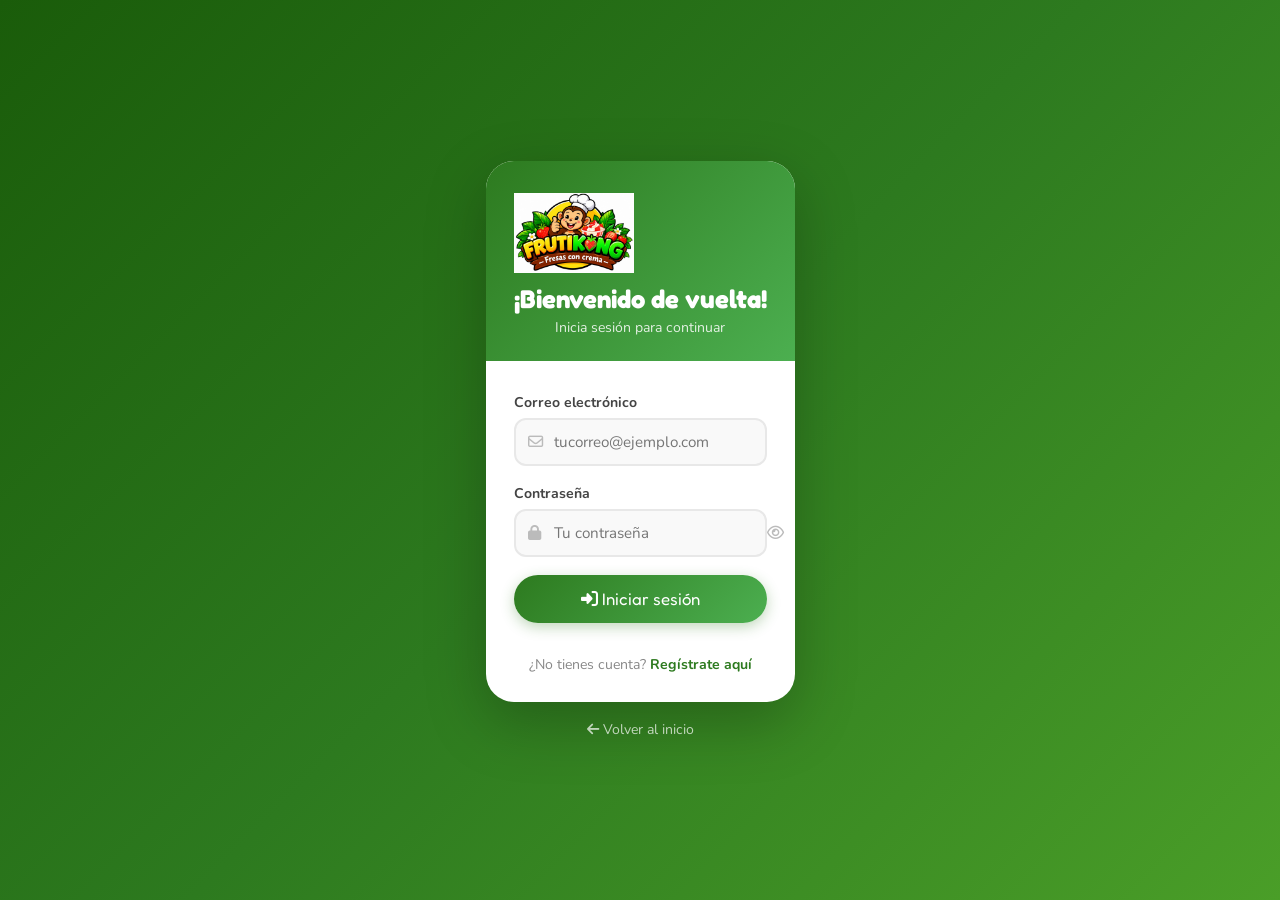
<file: login.html>
<!DOCTYPE html>
<html lang="es">
<head>
  <meta charset="UTF-8" />
  <meta name="viewport" content="width=device-width, initial-scale=1.0" />
  <title>Frutikóng – Iniciar Sesión</title>
  <link rel="stylesheet" href="styles.css" />
  <link rel="stylesheet" href="https://cdnjs.cloudflare.com/ajax/libs/font-awesome/6.5.0/css/all.min.css" />
  <style>
    body { background: linear-gradient(135deg, #1a5c0a 0%, #2d7a1f 50%, #4a9e28 100%); min-height: 100vh; }

    .auth-wrap {
      min-height: 100vh;
      display: flex;
      align-items: center;
      justify-content: center;
      padding: 30px 16px;
    }

    .auth-card {
      background: #fff;
      border-radius: 28px;
      box-shadow: 0 20px 60px rgba(0,0,0,0.25);
      width: 100%;
      max-width: 420px;
      overflow: hidden;
    }

    .auth-header {
      background: linear-gradient(135deg, #2d7a1f, #4caf50);
      padding: 32px 28px 24px;
      text-align: center;
      color: #fff;
    }
    .auth-header img { height: 80px; margin-bottom: 10px; }
    .auth-header h2 { font-size: 1.6rem; margin-bottom: 4px; }
    .auth-header p  { font-size: 0.88rem; opacity: 0.85; }

    .auth-body { padding: 32px 28px; }

    .form-group { margin-bottom: 18px; }
    .form-group label {
      display: block; font-weight: 700;
      font-size: 0.88rem; color: #444; margin-bottom: 6px;
    }
    .input-wrap {
      position: relative;
    }
    .input-wrap i {
      position: absolute; left: 14px; top: 50%;
      transform: translateY(-50%);
      color: #bbb; font-size: 0.95rem;
    }
    .input-wrap input {
      width: 100%; padding: 12px 14px 12px 38px;
      border: 2px solid #e8e8e8; border-radius: 12px;
      font-family: 'Nunito', sans-serif; font-size: 0.95rem;
      color: #333; background: #f9f9f9; outline: none;
      transition: border-color 0.2s, background 0.2s;
    }
    .input-wrap input:focus {
      border-color: var(--verde-claro); background: #fff;
    }
    .toggle-pass {
      position: absolute; right: 14px; top: 50%;
      transform: translateY(-50%);
      background: none; border: none; cursor: pointer;
      color: #bbb; font-size: 0.95rem; padding: 0;
    }
    .toggle-pass:hover { color: var(--verde-selva); }

    .btn-auth {
      width: 100%; padding: 14px;
      border-radius: 30px; border: none; cursor: pointer;
      background: linear-gradient(135deg, #2d7a1f, #4caf50);
      color: #fff; font-family: 'Fredoka One', cursive;
      font-size: 1.05rem;
      display: flex; align-items: center; justify-content: center; gap: 8px;
      box-shadow: 0 4px 14px rgba(45,122,31,0.3);
      transition: transform 0.2s, box-shadow 0.2s;
      margin-top: 8px;
    }
    .btn-auth:hover { transform: translateY(-2px); box-shadow: 0 6px 20px rgba(45,122,31,0.4); }
    .btn-auth:disabled { background: #ccc; box-shadow: none; transform: none; cursor: not-allowed; }

    .auth-msg {
      border-radius: 10px; padding: 10px 14px;
      font-size: 0.88rem; font-weight: 700;
      margin-bottom: 16px; display: none;
      text-align: center;
    }
    .auth-msg.error   { background: #fce4ec; color: #c62828; border: 1px solid #ef9a9a; }
    .auth-msg.success { background: #e8f5e0; color: #2d7a1f; border: 1px solid #a5d6a7; }

    .auth-footer {
      text-align: center;
      padding: 0 28px 28px;
      font-size: 0.88rem;
      color: #888;
    }
    .auth-footer a { color: var(--verde-selva); font-weight: 700; text-decoration: none; }
    .auth-footer a:hover { text-decoration: underline; }

    .spinner {
      width: 18px; height: 18px;
      border: 3px solid rgba(255,255,255,0.4);
      border-top-color: #fff;
      border-radius: 50%;
      animation: spin 0.7s linear infinite;
      display: none;
    }
    @keyframes spin { to { transform: rotate(360deg); } }

    .back-link {
      display: block; text-align: center;
      color: rgba(255,255,255,0.7); font-size: 0.88rem;
      margin-top: 18px; text-decoration: none;
      transition: color 0.2s;
    }
    .back-link:hover { color: #fff; }
  </style>
</head>
<body>

  <div class="auth-wrap">
    <div>
      <div class="auth-card">
        <!-- Header -->
        <div class="auth-header">
          <img src="assets/img/logo.png" alt="Frutikóng" />
          <h2>¡Bienvenido de vuelta!</h2>
          <p>Inicia sesión para continuar</p>
        </div>

        <!-- Body -->
        <div class="auth-body">
          <div class="auth-msg" id="authMsg"></div>

          <form id="loginForm" novalidate>
            <div class="form-group">
              <label for="email">Correo electrónico</label>
              <div class="input-wrap">
                <i class="fa-regular fa-envelope"></i>
                <input type="email" id="email" placeholder="tucorreo@ejemplo.com" required autocomplete="email" />
              </div>
            </div>

            <div class="form-group">
              <label for="password">Contraseña</label>
              <div class="input-wrap">
                <i class="fa-solid fa-lock"></i>
                <input type="password" id="password" placeholder="Tu contraseña" required autocomplete="current-password" />
                <button type="button" class="toggle-pass" id="togglePass" aria-label="Mostrar contraseña">
                  <i class="fa-regular fa-eye" id="eyeIcon"></i>
                </button>
              </div>
            </div>

            <button type="submit" class="btn-auth" id="btnLogin">
              <span id="btnLoginTxt"><i class="fa-solid fa-right-to-bracket"></i> Iniciar sesión</span>
              <div class="spinner" id="spinner"></div>
            </button>
          </form>
        </div>

        <!-- Footer -->
        <div class="auth-footer">
          ¿No tienes cuenta? <a href="registro.html">Regístrate aquí</a>
        </div>
      </div>

      <a href="index.html" class="back-link">
        <i class="fa-solid fa-arrow-left"></i> Volver al inicio
      </a>
    </div>
  </div>

  <script src="auth.js"></script>
  <script>
    // Si ya hay sesión, redirigir
    if (getUsuario()) window.location.href = 'index.html';

    // Toggle contraseña
    document.getElementById('togglePass').addEventListener('click', () => {
      const input   = document.getElementById('password');
      const eyeIcon = document.getElementById('eyeIcon');
      if (input.type === 'password') {
        input.type = 'text';
        eyeIcon.className = 'fa-regular fa-eye-slash';
      } else {
        input.type = 'password';
        eyeIcon.className = 'fa-regular fa-eye';
      }
    });

    function mostrarMsg(tipo, texto) {
      const el = document.getElementById('authMsg');
      el.className = `auth-msg ${tipo}`;
      el.textContent = texto;
      el.style.display = 'block';
    }

    document.getElementById('loginForm').addEventListener('submit', async (e) => {
      e.preventDefault();
      const email    = document.getElementById('email').value.trim();
      const password = document.getElementById('password').value;

      if (!email || !password) {
        mostrarMsg('error', 'Por favor completa todos los campos.');
        return;
      }

      // UI cargando
      const btn     = document.getElementById('btnLogin');
      const txt     = document.getElementById('btnLoginTxt');
      const spinner = document.getElementById('spinner');
      btn.disabled      = true;
      txt.style.display = 'none';
      spinner.style.display = 'block';

      try {
        const res = await llamarAPI({ accion: 'login', email, password });
        if (res.ok) {
          saveUsuario({ nombre: res.nombre, email });
          mostrarMsg('success', `¡Bienvenido, ${res.nombre}! Redirigiendo...`);
          setTimeout(() => window.location.href = 'index.html', 1200);
        } else {
          mostrarMsg('error', res.msg);
          btn.disabled      = false;
          txt.style.display = 'flex';
          spinner.style.display = 'none';
        }
      } catch {
        mostrarMsg('error', 'Error de conexión. Intenta de nuevo.');
        btn.disabled      = false;
        txt.style.display = 'flex';
        spinner.style.display = 'none';
      }
    });
  </script>
</body>
</html>
</file>
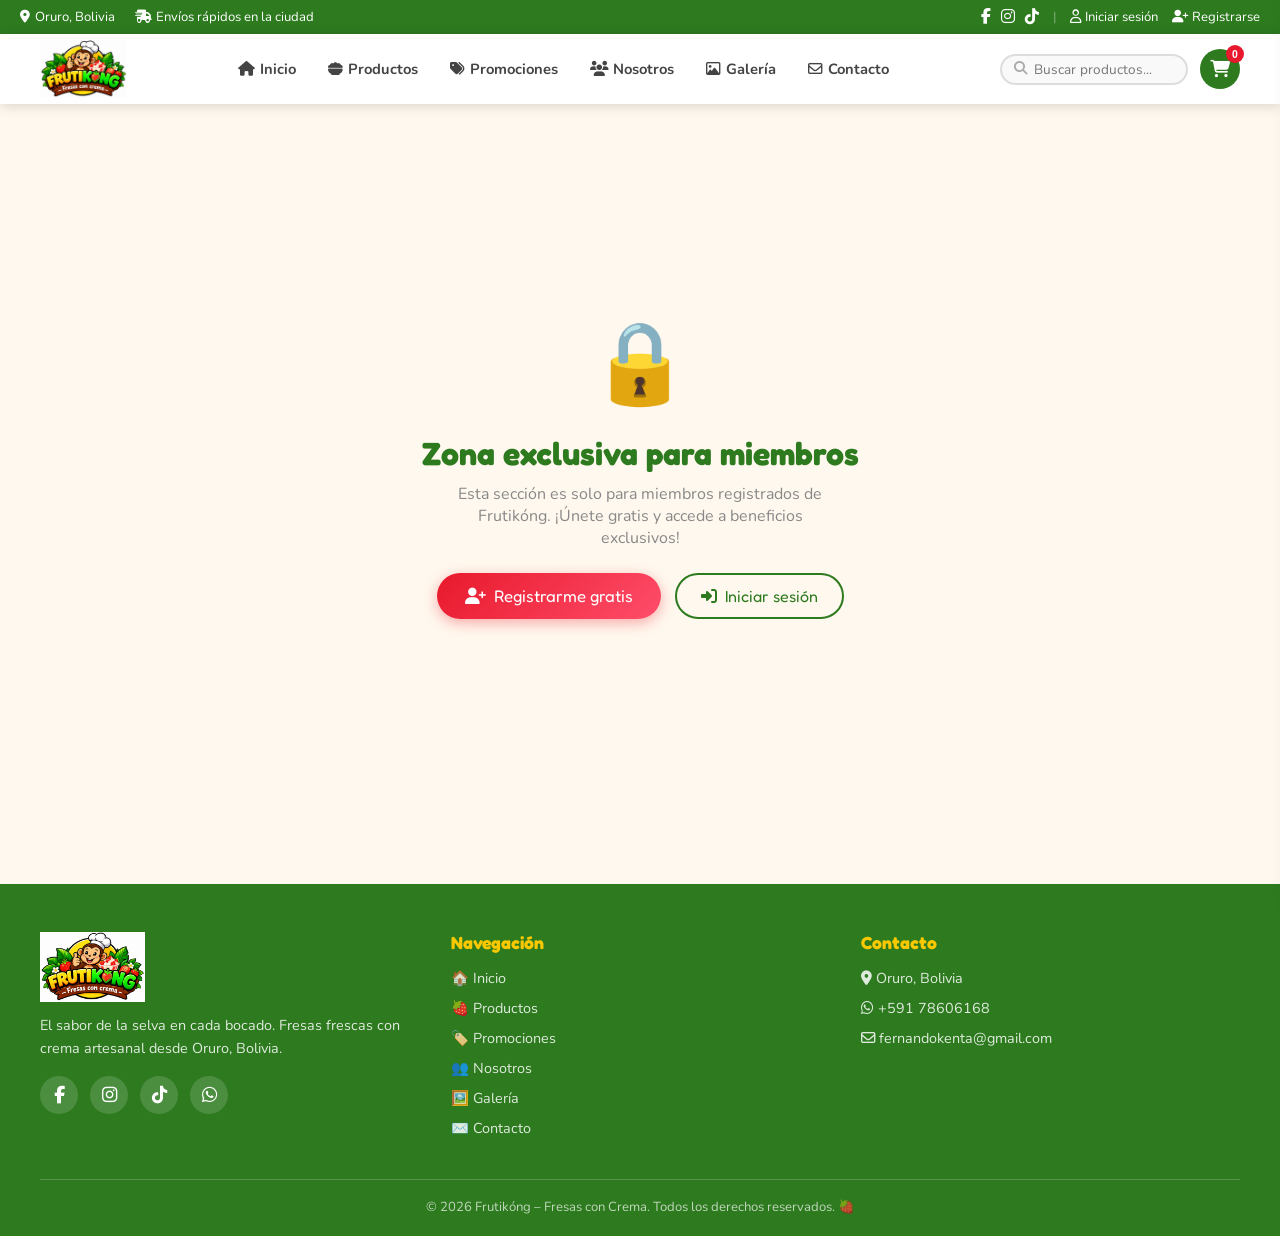
<file: miembros.html>
﻿<!DOCTYPE html>
<html lang="es">
<head>
  <meta charset="UTF-8" />
  <meta name="viewport" content="width=device-width, initial-scale=1.0" />
  <title>Frutikóng – Zona de Miembros</title>
  <link rel="stylesheet" href="styles.css" />
  <link rel="stylesheet" href="https://cdnjs.cloudflare.com/ajax/libs/font-awesome/6.5.0/css/all.min.css" />
  <style>
    /* ── Acceso denegado ── */
    .acceso-denegado {
      min-height: 80vh;
      display: flex; flex-direction: column;
      align-items: center; justify-content: center;
      text-align: center; padding: 40px 20px;
    }
    .acceso-denegado .lock-icon { font-size: 5rem; margin-bottom: 16px; }
    .acceso-denegado h2 { font-size: 2rem; color: var(--verde-selva); margin-bottom: 10px; }
    .acceso-denegado p  { color: #888; font-size: 1rem; margin-bottom: 24px; max-width: 400px; }

    /* ── Hero bienvenida ── */
    .miembro-hero {
      background: linear-gradient(135deg, #2d7a1f, #4caf50);
      color: #fff;
      padding: 50px 20px 40px;
      text-align: center;
      position: relative;
      overflow: hidden;
    }
    .miembro-hero::before {
      content: '🌿🍓🌿🍓🌿🍓🌿🍓🌿🍓🌿🍓';
      position: absolute; top: 8px; left: 0; right: 0;
      font-size: 1.2rem; opacity: 0.2; letter-spacing: 6px;
    }
    .miembro-hero h1 { font-size: 2.4rem; margin-bottom: 6px; }
    .miembro-hero p  { font-size: 1rem; opacity: 0.9; }
    .usuario-badge {
      display: inline-flex; align-items: center; gap: 8px;
      background: rgba(255,255,255,0.2);
      border: 1px solid rgba(255,255,255,0.4);
      border-radius: 30px; padding: 6px 18px;
      font-weight: 700; font-size: 0.95rem;
      margin-bottom: 16px;
    }

    /* ── Imagen de bienvenida ── */
    .bienvenida-section {
      padding: 50px 20px;
      text-align: center;
    }
    .bienvenida-img-wrap {
      max-width: 700px;
      margin: 0 auto 30px;
      border-radius: 24px;
      overflow: hidden;
      box-shadow: 0 8px 32px rgba(0,0,0,0.15);
    }
    .bienvenida-img-wrap img {
      width: 100%; height: auto; display: block;
    }
    /* Placeholder si no hay imagen */
    .bienvenida-placeholder {
      background: linear-gradient(135deg, #e8f5e0, #f0fbe8);
      border: 3px dashed var(--verde-claro);
      border-radius: 24px;
      padding: 60px 30px;
      max-width: 700px;
      margin: 0 auto 30px;
      text-align: center;
    }
    .bienvenida-placeholder .ph-emoji { font-size: 5rem; margin-bottom: 14px; }
    .bienvenida-placeholder h3 {
      font-size: 1.5rem; color: var(--verde-selva); margin-bottom: 8px;
    }
    .bienvenida-placeholder p { color: #888; font-size: 0.9rem; }

    /* ── Beneficios ── */
    .beneficios-section { background: var(--crema); padding: 50px 20px; }
    .beneficios-grid {
      max-width: 1000px; margin: 0 auto;
      display: grid;
      grid-template-columns: repeat(auto-fit, minmax(220px, 1fr));
      gap: 24px;
    }
    .beneficio-card {
      background: #fff; border-radius: 20px;
      padding: 28px 22px; text-align: center;
      box-shadow: 0 4px 16px var(--sombra);
      transition: transform 0.2s;
      position: relative; overflow: hidden;
    }
    .beneficio-card:hover { transform: translateY(-4px); }
    .beneficio-card .prox-badge {
      position: absolute; top: 12px; right: 12px;
      background: var(--amarillo); color: var(--marron);
      border-radius: 20px; padding: 2px 10px;
      font-size: 0.72rem; font-weight: 800;
    }
    .beneficio-icon { font-size: 2.8rem; margin-bottom: 12px; }
    .beneficio-card h3 { font-size: 1.1rem; color: var(--verde-selva); margin-bottom: 8px; }
    .beneficio-card p  { font-size: 0.86rem; color: #777; line-height: 1.55; }
    .beneficio-card.activo { border: 2px solid var(--verde-claro); }
    .beneficio-card.proximamente { opacity: 0.7; }

    /* ── Cupón de descuento ── */
    .cupon-section { padding: 50px 20px; text-align: center; }
    .cupon-box {
      max-width: 500px; margin: 0 auto;
      background: linear-gradient(135deg, #fff8ee, #fff3e0);
      border: 3px dashed var(--amarillo);
      border-radius: 24px; padding: 36px 28px;
      box-shadow: 0 4px 20px rgba(249,200,0,0.2);
    }
    .cupon-emoji { font-size: 3rem; margin-bottom: 10px; }
    .cupon-box h3 { font-size: 1.4rem; color: var(--marron); margin-bottom: 8px; }
    .cupon-box p  { color: #888; font-size: 0.9rem; margin-bottom: 20px; }
    .cupon-codigo {
      background: var(--amarillo); color: var(--marron);
      font-family: 'Fredoka One', cursive; font-size: 1.8rem;
      border-radius: 14px; padding: 12px 28px;
      display: inline-block; letter-spacing: 4px;
      box-shadow: 0 3px 10px rgba(249,200,0,0.3);
      margin-bottom: 14px; cursor: pointer;
      transition: transform 0.2s;
    }
    .cupon-codigo:hover { transform: scale(1.04); }
    .cupon-hint { font-size: 0.8rem; color: #aaa; }

    /* ── Historial pedidos (próx) ── */
    .historial-section { background: var(--crema); padding: 50px 20px; }
    .historial-empty {
      max-width: 500px; margin: 0 auto; text-align: center;
      background: #fff; border-radius: 20px; padding: 40px;
      box-shadow: 0 3px 14px var(--sombra);
    }
    .historial-empty .h-emoji { font-size: 3.5rem; margin-bottom: 12px; }
    .historial-empty h3 { color: var(--verde-selva); margin-bottom: 8px; }
    .historial-empty p  { font-size: 0.88rem; color: #aaa; }
  </style>
</head>
<body>

  <!-- TOP BAR -->
  <div class="top-bar">
    <div class="top-info">
      <span><i class="fa-solid fa-location-dot"></i> Oruro, Bolivia</span>
      <span><i class="fa-solid fa-truck-fast"></i> Envíos rápidos en la ciudad</span>
    </div>
    <div class="top-right">
      <div class="social-links">
        <a href="#" aria-label="Facebook"><i class="fa-brands fa-facebook-f"></i></a>
        <a href="#" aria-label="Instagram"><i class="fa-brands fa-instagram"></i></a>
        <a href="#" aria-label="TikTok"><i class="fa-brands fa-tiktok"></i></a>
      </div>
      <span style="opacity:0.4">|</span>
      <div class="top-auth" style="display:flex;gap:14px;" id="topAuth">
        <a href="login.html" id="linkLogin"><i class="fa-regular fa-user"></i> Iniciar sesión</a>
        <a href="registro.html" id="linkRegistro"><i class="fa-solid fa-user-plus"></i> Registrarse</a>
        <span id="linkNombre" style="display:none;align-items:center;gap:6px;font-weight:700;"><i class="fa-solid fa-circle-user"></i> <span id="spanNombre"></span></span>
        <a href="miembros.html" id="linkMiZona" style="display:none;align-items:center;gap:4px;font-weight:700;"><i class="fa-solid fa-star"></i> Mi zona</a>
        <a href="#" id="linkSalir" style="display:none;align-items:center;gap:4px;opacity:0.85;font-size:0.82rem;"><i class="fa-solid fa-right-from-bracket"></i> Salir</a>
      </div>
    </div>
  </div>

  <!-- NAVBAR -->
  <nav class="navbar">
    <div class="navbar-inner">
      <a href="index.html" class="logo-wrap">
        <img src="assets/img/logo.png" alt="Frutikóng logo" />
      </a>
      <ul class="nav-links" id="navLinks">
        <li><a href="index.html"><i class="fa-solid fa-house"></i> Inicio</a></li>
        <li><a href="productos.html"><i class="fa-solid fa-bowl-food"></i> Productos</a></li>
        <li><a href="promociones.html"><i class="fa-solid fa-tags"></i> Promociones</a></li>
        <li><a href="nosotros.html"><i class="fa-solid fa-users"></i> Nosotros</a></li>
        <li><a href="galeria.html"><i class="fa-regular fa-image"></i> Galería</a></li>
        <li><a href="contacto.html"><i class="fa-regular fa-envelope"></i> Contacto</a></li>
      </ul>
      <div class="navbar-right">
        <div class="search-box">
          <i class="fa-solid fa-magnifying-glass" style="color:#aaa;font-size:.85rem;"></i>
          <input type="text" placeholder="Buscar productos..." aria-label="Buscar" />
        </div>
        <button class="cart-btn" aria-label="Carrito">
          <i class="fa-solid fa-cart-shopping"></i>
          <span class="cart-badge">0</span>
        </button>
        <button class="hamburger" id="hamburger" aria-label="Menú">
          <span></span><span></span><span></span>
        </button>
      </div>
    </div>
  </nav>

  <!-- CONTENIDO (se muestra solo si hay sesión) -->
  <div id="contenidoMiembro" style="display:none;">

    <!-- HERO BIENVENIDA -->
    <section class="miembro-hero">
      <div class="usuario-badge">
        <i class="fa-solid fa-star"></i>
        <span id="nombreUsuario">Miembro</span>
        <i class="fa-solid fa-star"></i>
      </div>
      <h1>🍓 ¡Zona Exclusiva Kong!</h1>
      <p>Accediste a los beneficios exclusivos para miembros registrados</p>
    </section>

    <!-- IMAGEN DE BIENVENIDA -->
    <section class="bienvenida-section">
      <div class="section-title">
        <h2>🎉 ¡Bienvenido al Club Frutikóng!</h2>
        <p>Por registrarte tienes acceso a beneficios exclusivos</p>
      </div>

      <!-- Cuando tengas la imagen, guárdala como assets/img/bienvenida-miembro.png -->
      <div id="bienvenidaImgWrap">
        <img
          src="assets/img/bienvenida-miembro.png"
          alt="Bienvenido al Club Frutikóng"
          style="width:100%;max-width:700px;border-radius:24px;box-shadow:0 8px 32px rgba(0,0,0,0.15);display:block;margin:0 auto 30px;"
          onerror="this.style.display='none';document.getElementById('bienvenidaPlaceholder').style.display='block';"
        />
      </div>
      <div class="bienvenida-placeholder" id="bienvenidaPlaceholder" style="display:none;">
        <div class="ph-emoji">🎊</div>
        <h3>¡Ganaste por registrarte!</h3>
        <p>Aquí irá tu imagen de bienvenida.<br>Guárdala como <strong>assets/img/bienvenida-miembro.png</strong></p>
      </div>
    </section>

    <!-- CUPÓN DE BIENVENIDA -->
    <section class="cupon-section">
      <div class="section-title">
        <h2>🎁 Tu cupón de bienvenida</h2>
        <p>Úsalo en tu próximo pedido</p>
      </div>
      <div class="cupon-box">
        <div class="cupon-emoji">🎟️</div>
        <h3>¡Descuento de Bienvenida!</h3>
        <p>Presenta este código al hacer tu pedido y obtén <strong>Bs 3 de descuento</strong> en cualquier copa mediana o grande.</p>
        <div class="cupon-codigo" id="cuponCodigo" onclick="copiarCupon()" title="Clic para copiar">
          KONG-BIENVENIDO
        </div>
        <p class="cupon-hint">
          <i class="fa-regular fa-copy"></i> Clic para copiar · Válido por 30 días desde tu registro
        </p>
      </div>
    </section>

    <!-- BENEFICIOS -->
    <section class="beneficios-section">
      <div class="section-title">
        <h2>⭐ Beneficios del Club Kong</h2>
        <p>Lo que te espera como miembro registrado</p>
      </div>
      <div class="beneficios-grid">

        <div class="beneficio-card activo">
          <div class="beneficio-icon">🎟️</div>
          <h3>Cupón de bienvenida</h3>
          <p>Bs 3 de descuento en tu primera copa mediana o grande solo por registrarte.</p>
        </div>

        <div class="beneficio-card activo">
          <div class="beneficio-icon">🔔</div>
          <h3>Promos exclusivas</h3>
          <p>Serás el primero en enterarte de promociones, combos y sabores nuevos.</p>
        </div>

        <div class="beneficio-card activo">
          <div class="beneficio-icon">🎂</div>
          <h3>Copa de cumpleaños</h3>
          <p>Una copa mediana gratis el día de tu cumpleaños. ¡Solo muestra tu cuenta!</p>
        </div>

        <div class="beneficio-card proximamente">
          <span class="prox-badge">Próximamente</span>
          <div class="beneficio-icon">🏆</div>
          <h3>Sistema de puntos</h3>
          <p>Acumula puntos por cada compra y canjéalos por copas gratis.</p>
        </div>

        <div class="beneficio-card proximamente">
          <span class="prox-badge">Próximamente</span>
          <div class="beneficio-icon">📦</div>
          <h3>Historial de pedidos</h3>
          <p>Revisa todos tus pedidos anteriores y repite el tuyo favorito con un clic.</p>
        </div>

        <div class="beneficio-card proximamente">
          <span class="prox-badge">Próximamente</span>
          <div class="beneficio-icon">🎯</div>
          <h3>Retos y sorteos</h3>
          <p>Participa en sorteos mensuales exclusivos para miembros del club.</p>
        </div>

      </div>
    </section>

    <!-- HISTORIAL (próximamente) -->
    <section class="historial-section">
      <div class="section-title">
        <h2>📦 Mis pedidos</h2>
        <p>Historial de tus compras en Frutikóng</p>
      </div>
      <div class="historial-empty">
        <div class="h-emoji">🛒</div>
        <h3>Aún no tienes pedidos</h3>
        <p>Cuando hagas tu primer pedido aparecerá aquí. ¡Anímate a pedir!</p>
        <a href="productos.html" class="btn-primary" style="margin-top:16px;display:inline-flex;">
          <i class="fa-solid fa-bowl-food"></i> Ver productos
        </a>
      </div>
    </section>

  </div>

  <!-- ACCESO DENEGADO (si no hay sesión) -->
  <div id="accesoDenegado" style="display:none;">
    <div class="acceso-denegado">
      <div class="lock-icon">🔒</div>
      <h2>Zona exclusiva para miembros</h2>
      <p>Esta sección es solo para miembros registrados de Frutikóng. ¡Únete gratis y accede a beneficios exclusivos!</p>
      <div style="display:flex;gap:14px;flex-wrap:wrap;justify-content:center;">
        <a href="registro.html" class="btn-primary">
          <i class="fa-solid fa-user-plus"></i> Registrarme gratis
        </a>
        <a href="login.html" class="btn-secondary">
          <i class="fa-solid fa-right-to-bracket"></i> Iniciar sesión
        </a>
      </div>
    </div>
  </div>

  <!-- FOOTER -->
  <footer>
    <div class="footer-inner">
      <div class="footer-brand">
        <img src="assets/img/logo.png" alt="Frutikóng logo" />
        <p>El sabor de la selva en cada bocado. Fresas frescas con crema artesanal desde Oruro, Bolivia.</p>
        <div class="footer-social" style="margin-top:16px;">
          <a href="#" aria-label="Facebook"><i class="fa-brands fa-facebook-f"></i></a>
          <a href="#" aria-label="Instagram"><i class="fa-brands fa-instagram"></i></a>
          <a href="#" aria-label="TikTok"><i class="fa-brands fa-tiktok"></i></a>
          <a href="https://wa.me/59178606168" aria-label="WhatsApp"><i class="fa-brands fa-whatsapp"></i></a>
        </div>
      </div>
      <div class="footer-col">
        <h4>Navegación</h4>
        <ul>
          <li><a href="index.html">🏠 Inicio</a></li>
          <li><a href="productos.html">🍓 Productos</a></li>
          <li><a href="promociones.html">🏷️ Promociones</a></li>
          <li><a href="nosotros.html">👥 Nosotros</a></li>
          <li><a href="galeria.html">🖼️ Galería</a></li>
          <li><a href="contacto.html">✉️ Contacto</a></li>
        </ul>
      </div>
      <div class="footer-col">
        <h4>Contacto</h4>
        <ul>
          <li><a href="#"><i class="fa-solid fa-location-dot"></i> Oruro, Bolivia</a></li>
          <li><a href="https://wa.me/59178606168"><i class="fa-brands fa-whatsapp"></i> +591 78606168</a></li>
          <li><a href="mailto:fernandokenta@gmail.com"><i class="fa-regular fa-envelope"></i> fernandokenta@gmail.com</a></li>
        </ul>
      </div>
    </div>
    <div class="footer-bottom">
      <p>© 2026 Frutikóng – Fresas con Crema. Todos los derechos reservados. 🍓</p>
    </div>
  </footer>

  <script src="carrito.js"></script>
  <script src="auth.js"></script>
  <script>
    document.getElementById('hamburger').addEventListener('click', () => {
      document.getElementById('navLinks').classList.toggle('open');
    });

    // Verificar sesión
    const usuario = getUsuario();
    if (usuario) {
      document.getElementById('contenidoMiembro').style.display = 'block';
      document.getElementById('accesoDenegado').style.display   = 'none';
      document.getElementById('nombreUsuario').textContent = usuario.nombre;
    } else {
      document.getElementById('contenidoMiembro').style.display = 'none';
      document.getElementById('accesoDenegado').style.display   = 'block';
    }

    // Copiar cupón
    function copiarCupon() {
      navigator.clipboard.writeText('KONG-BIENVENIDO').then(() => {
        const el = document.getElementById('cuponCodigo');
        const orig = el.textContent;
        el.textContent = '¡Copiado! ✓';
        el.style.background = '#4caf50';
        el.style.color = '#fff';
        setTimeout(() => {
          el.textContent = orig;
          el.style.background = '';
          el.style.color = '';
        }, 2000);
      });
    }
  </script>
</body>
</html>
</file>
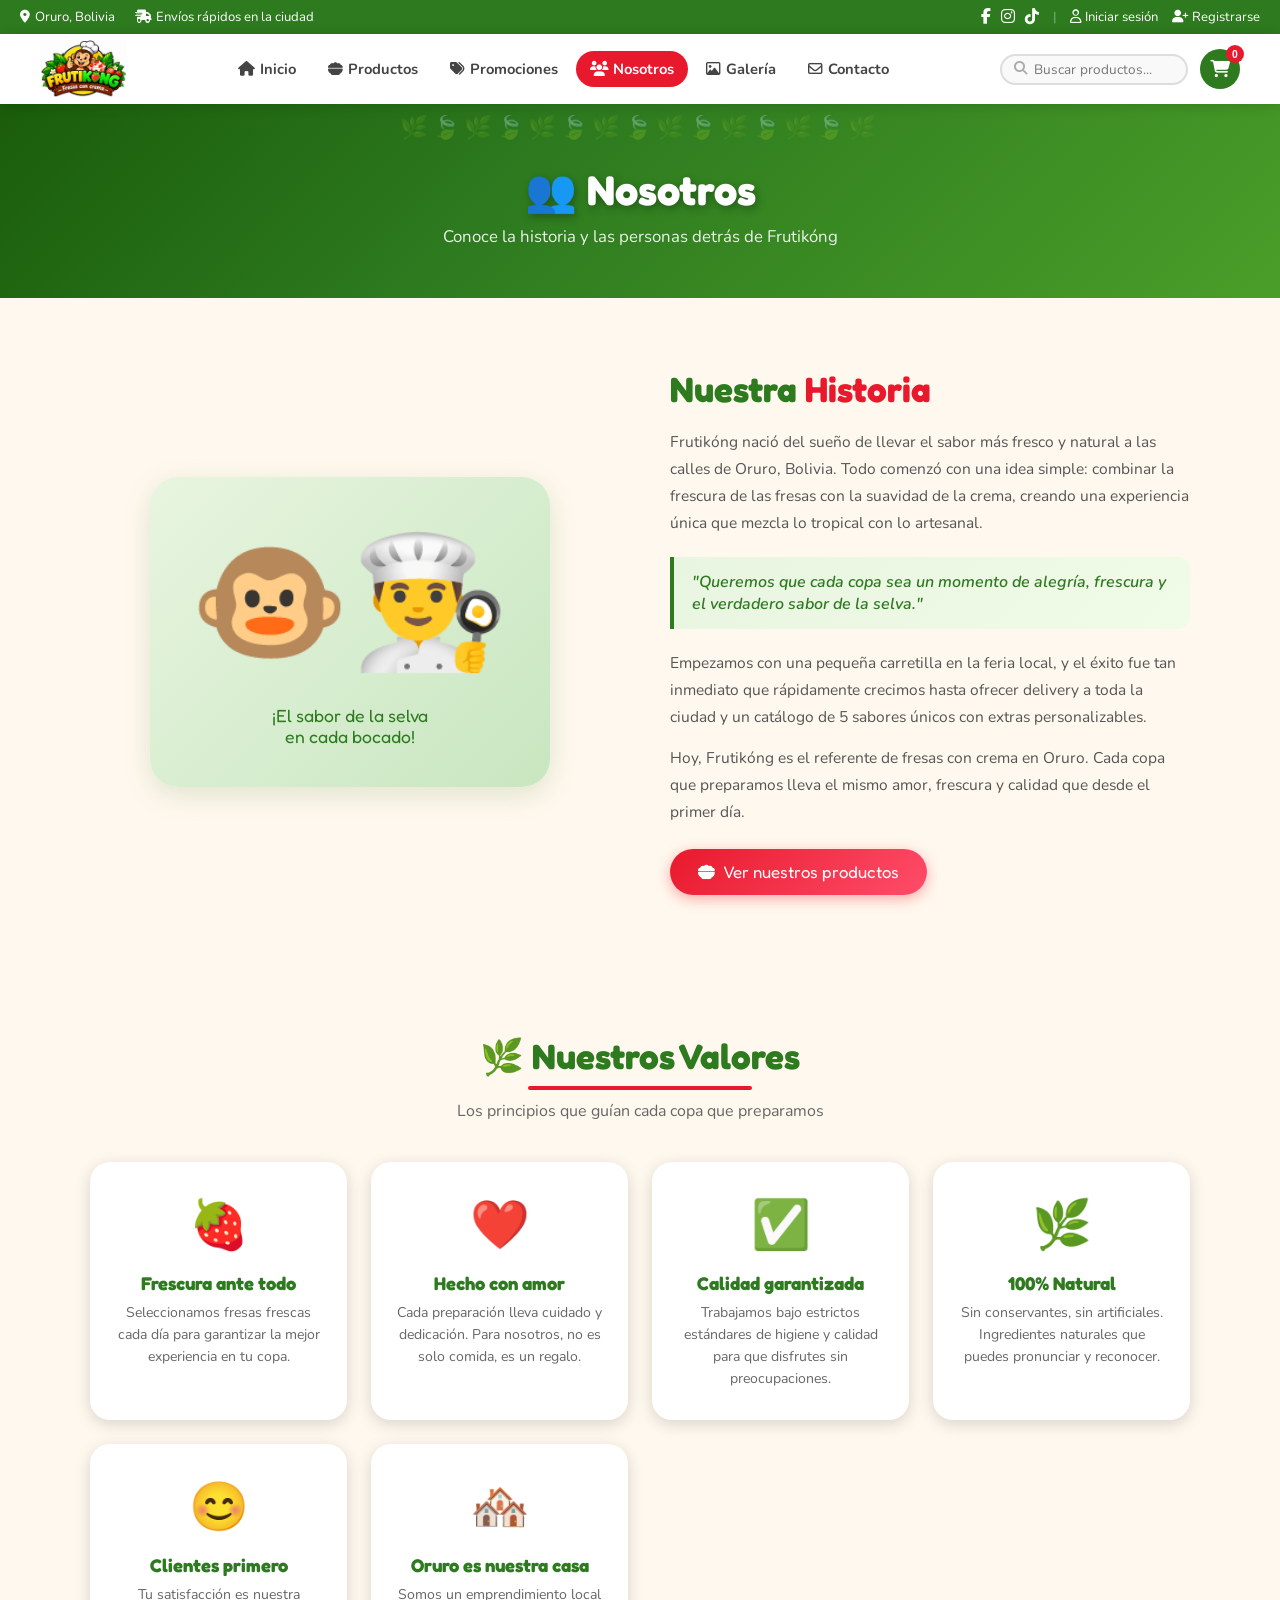
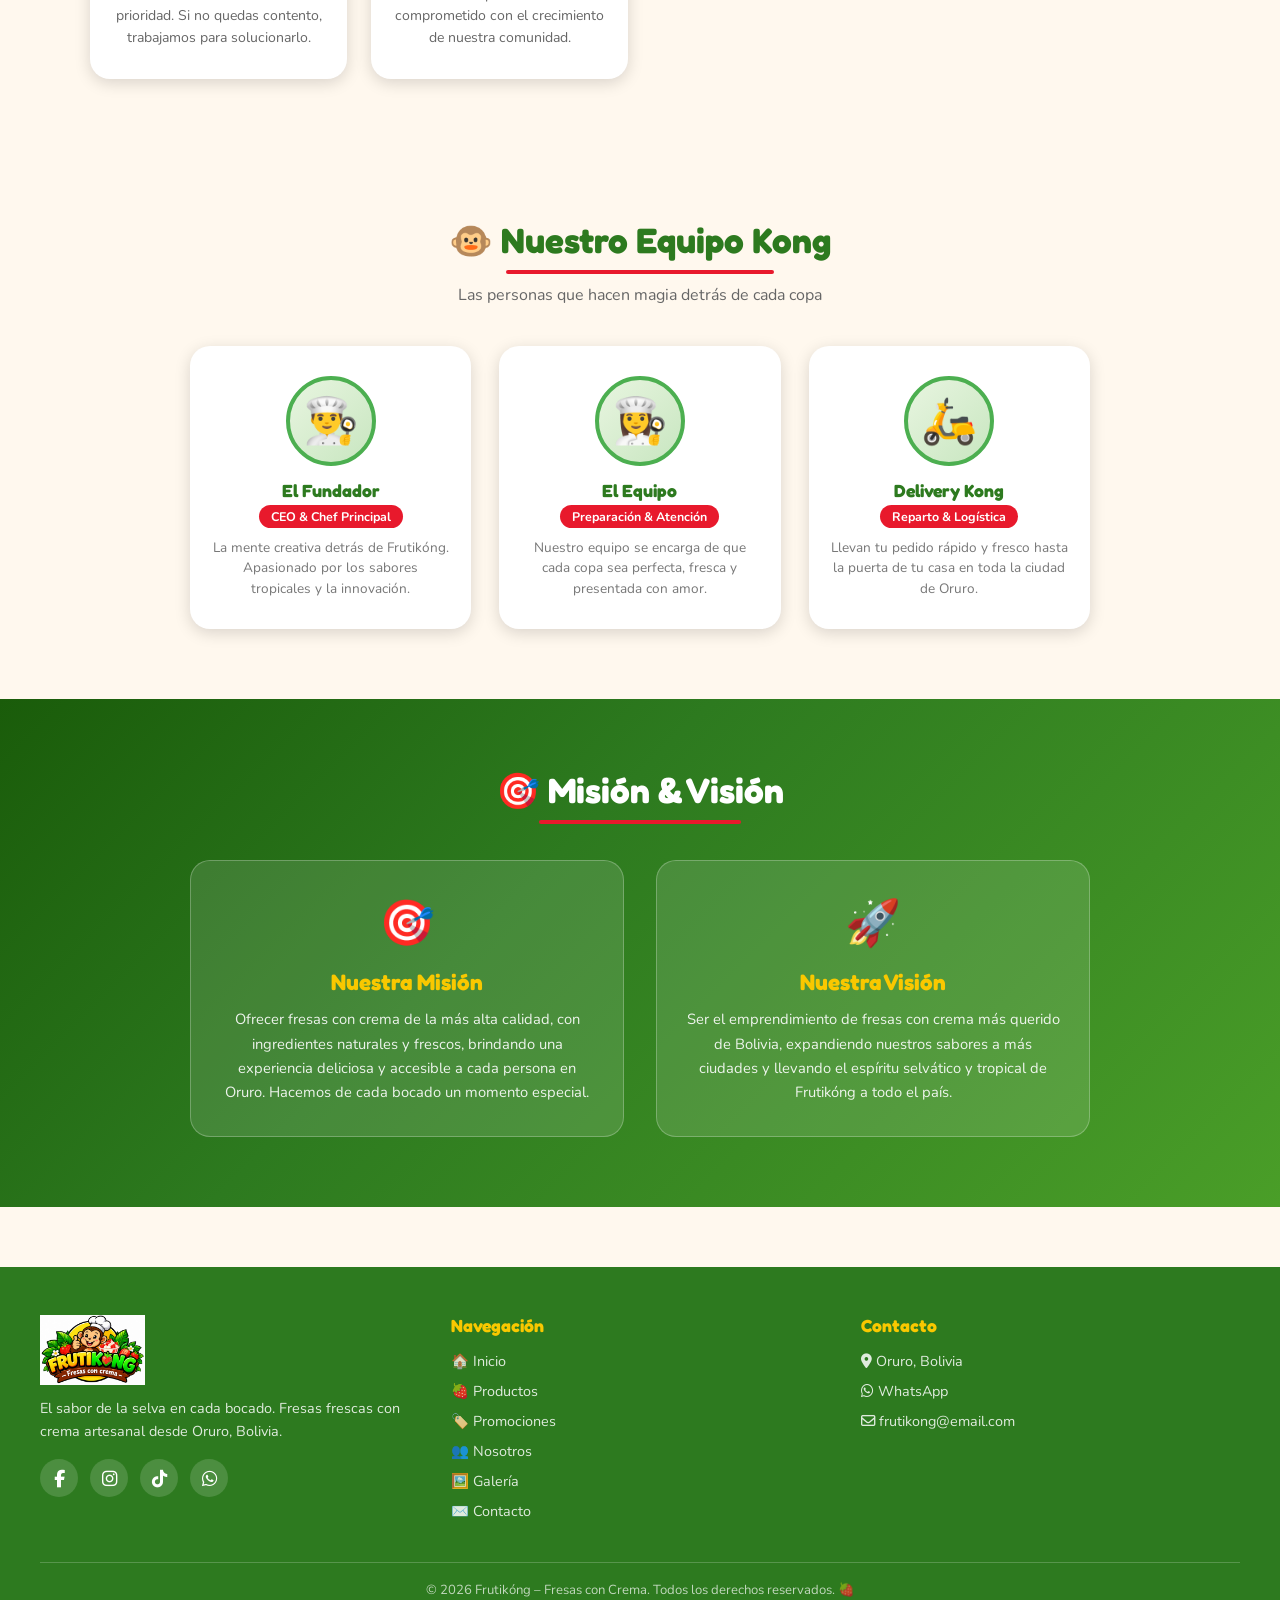
<file: nosotros.html>
﻿<!DOCTYPE html>
<html lang="es">
<head>
  <meta charset="UTF-8" />
  <meta name="viewport" content="width=device-width, initial-scale=1.0" />
  <title>Frutikóng – Nosotros</title>
  <link rel="stylesheet" href="styles.css" />
  <link rel="stylesheet" href="https://cdnjs.cloudflare.com/ajax/libs/font-awesome/6.5.0/css/all.min.css" />
  <style>
    /* ── Historia ── */
    .story-section {
      padding: 70px 20px;
    }
    .story-inner {
      max-width: 1100px;
      margin: 0 auto;
      display: grid;
      grid-template-columns: 1fr 1fr;
      gap: 60px;
      align-items: center;
    }
    .story-visual {
      display: flex;
      justify-content: center;
      align-items: center;
    }
    .story-logo-box {
      background: linear-gradient(135deg, #e8f5e0, #c8e6c0);
      border-radius: 28px;
      padding: 40px;
      text-align: center;
      box-shadow: 0 8px 28px rgba(45,122,31,0.15);
    }
    .story-logo-box .big-emoji { font-size: 8rem; }
    .story-logo-box p {
      font-family: 'Fredoka One', cursive;
      font-size: 1.1rem;
      color: var(--verde-selva);
      margin-top: 14px;
    }
    .story-text h2 {
      font-size: 2.2rem;
      color: var(--verde-selva);
      margin-bottom: 18px;
    }
    .story-text h2 span { color: var(--rojo-fresa); }
    .story-text p {
      font-size: 0.97rem;
      line-height: 1.75;
      color: #555;
      margin-bottom: 14px;
    }
    .story-text .story-highlight {
      background: linear-gradient(135deg, #e8f5e0, #f0fbe8);
      border-left: 4px solid var(--verde-selva);
      border-radius: 0 12px 12px 0;
      padding: 14px 18px;
      font-style: italic;
      font-weight: 600;
      color: var(--verde-selva);
      margin: 20px 0;
    }

    /* ── Valores ── */
    .values-section {
      background: var(--crema);
      padding: 70px 20px;
    }
    .values-grid {
      max-width: 1100px;
      margin: 0 auto;
      display: grid;
      grid-template-columns: repeat(auto-fit, minmax(220px, 1fr));
      gap: 24px;
    }
    .value-card {
      background: var(--blanco);
      border-radius: 20px;
      padding: 30px 22px;
      text-align: center;
      box-shadow: 0 4px 16px var(--sombra);
      transition: transform 0.25s;
    }
    .value-card:hover { transform: translateY(-5px); }
    .value-icon { font-size: 3rem; margin-bottom: 14px; }
    .value-card h3 { font-size: 1.15rem; color: var(--verde-selva); margin-bottom: 8px; }
    .value-card p { font-size: 0.88rem; color: #666; line-height: 1.55; }

    /* ── Equipo ── */
    .team-section { padding: 70px 20px; }
    .team-grid {
      max-width: 900px;
      margin: 0 auto;
      display: grid;
      grid-template-columns: repeat(auto-fit, minmax(220px, 1fr));
      gap: 28px;
    }
    .team-card {
      background: var(--blanco);
      border-radius: 20px;
      padding: 30px 22px;
      text-align: center;
      box-shadow: 0 4px 16px var(--sombra);
      transition: transform 0.25s;
    }
    .team-card:hover { transform: translateY(-5px); }
    .team-avatar {
      width: 90px;
      height: 90px;
      border-radius: 50%;
      background: linear-gradient(135deg, #e8f5e0, #c8e6c0);
      display: flex;
      align-items: center;
      justify-content: center;
      font-size: 2.8rem;
      margin: 0 auto 14px;
      border: 4px solid var(--verde-claro);
    }
    .team-card h3 { font-size: 1.1rem; color: var(--verde-selva); margin-bottom: 4px; }
    .team-card .team-role {
      display: inline-block;
      background: var(--rojo-fresa);
      color: var(--blanco);
      border-radius: 20px;
      padding: 3px 12px;
      font-size: 0.78rem;
      font-weight: 700;
      margin-bottom: 10px;
    }
    .team-card p { font-size: 0.85rem; color: #777; line-height: 1.5; }

    /* ── Misión / Visión ── */
    .mv-section {
      background: var(--gradiente-hero);
      color: var(--blanco);
      padding: 70px 20px;
    }
    .mv-grid {
      max-width: 900px;
      margin: 0 auto;
      display: grid;
      grid-template-columns: 1fr 1fr;
      gap: 32px;
    }
    .mv-card {
      background: rgba(255,255,255,0.12);
      border: 1px solid rgba(255,255,255,0.25);
      border-radius: 20px;
      padding: 32px 26px;
      text-align: center;
    }
    .mv-icon { font-size: 2.8rem; margin-bottom: 14px; }
    .mv-card h3 { font-size: 1.4rem; margin-bottom: 12px; color: var(--amarillo); }
    .mv-card p { font-size: 0.92rem; opacity: 0.9; line-height: 1.65; }

    @media (max-width: 800px) {
      .story-inner { grid-template-columns: 1fr; }
      .mv-grid { grid-template-columns: 1fr; }
    }
  </style>
</head>
<body>

  <!-- TOP BAR -->
  <div class="top-bar">
    <div class="top-info">
      <span><i class="fa-solid fa-location-dot"></i> Oruro, Bolivia</span>
      <span><i class="fa-solid fa-truck-fast"></i> Envíos rápidos en la ciudad</span>
    </div>
    <div class="top-right">
      <div class="social-links">
        <a href="#" aria-label="Facebook"><i class="fa-brands fa-facebook-f"></i></a>
        <a href="#" aria-label="Instagram"><i class="fa-brands fa-instagram"></i></a>
        <a href="#" aria-label="TikTok"><i class="fa-brands fa-tiktok"></i></a>
      </div>
      <span style="opacity:0.4">|</span>
      <div class="top-auth" style="display:flex;gap:14px;" id="topAuth">
        <a href="login.html" id="linkLogin"><i class="fa-regular fa-user"></i> Iniciar sesión</a>
        <a href="registro.html" id="linkRegistro"><i class="fa-solid fa-user-plus"></i> Registrarse</a>
        <span id="linkNombre" style="display:none;align-items:center;gap:6px;font-weight:700;"><i class="fa-solid fa-circle-user"></i> <span id="spanNombre"></span></span>
        <a href="miembros.html" id="linkMiZona" style="display:none;align-items:center;gap:4px;font-weight:700;"><i class="fa-solid fa-star"></i> Mi zona</a>
        <a href="#" id="linkSalir" style="display:none;align-items:center;gap:4px;opacity:0.85;font-size:0.82rem;"><i class="fa-solid fa-right-from-bracket"></i> Salir</a>
      </div>
    </div>
  </div>

  <!-- NAVBAR -->
  <nav class="navbar">
    <div class="navbar-inner">
      <a href="index.html" class="logo-wrap">
        <img src="assets/img/logo.png" alt="Frutikóng logo" />
      </a>
      <ul class="nav-links" id="navLinks">
        <li><a href="index.html"><i class="fa-solid fa-house"></i> Inicio</a></li>
        <li><a href="productos.html"><i class="fa-solid fa-bowl-food"></i> Productos</a></li>
        <li><a href="promociones.html"><i class="fa-solid fa-tags"></i> Promociones</a></li>
        <li><a href="nosotros.html" class="active"><i class="fa-solid fa-users"></i> Nosotros</a></li>
        <li><a href="galeria.html"><i class="fa-regular fa-image"></i> Galería</a></li>
        <li><a href="contacto.html"><i class="fa-regular fa-envelope"></i> Contacto</a></li>
      </ul>
      <div class="navbar-right">
        <div class="search-box">
          <i class="fa-solid fa-magnifying-glass" style="color:#aaa;font-size:.85rem;"></i>
          <input type="text" placeholder="Buscar productos..." aria-label="Buscar" />
        </div>
        <button class="cart-btn" aria-label="Carrito">
          <i class="fa-solid fa-cart-shopping"></i>
          <span class="cart-badge">0</span>
        </button>
        <button class="hamburger" id="hamburger" aria-label="Menú">
          <span></span><span></span><span></span>
        </button>
      </div>
    </div>
  </nav>

  <!-- PAGE HEADER -->
  <header class="page-header">
    <h1>👥 Nosotros</h1>
    <p>Conoce la historia y las personas detrás de Frutikóng</p>
  </header>

  <!-- HISTORIA -->
  <section class="story-section">
    <div class="story-inner">
      <div class="story-visual">
        <div class="story-logo-box">
          <div class="big-emoji">🐵👨‍🍳</div>
          <p>¡El sabor de la selva<br>en cada bocado!</p>
        </div>
      </div>
      <div class="story-text">
        <h2>Nuestra <span>Historia</span></h2>
        <p>
          Frutikóng nació del sueño de llevar el sabor más fresco y natural a las calles de
          Oruro, Bolivia. Todo comenzó con una idea simple: combinar la frescura de las fresas
          con la suavidad de la crema, creando una experiencia única que mezcla lo tropical
          con lo artesanal.
        </p>
        <div class="story-highlight">
          "Queremos que cada copa sea un momento de alegría, frescura y el verdadero sabor de la selva."
        </div>
        <p>
          Empezamos con una pequeña carretilla en la feria local, y el éxito fue tan inmediato
          que rápidamente crecimos hasta ofrecer delivery a toda la ciudad y un catálogo de
          5 sabores únicos con extras personalizables.
        </p>
        <p>
          Hoy, Frutikóng es el referente de fresas con crema en Oruro. Cada copa que preparamos
          lleva el mismo amor, frescura y calidad que desde el primer día.
        </p>
        <a href="productos.html" class="btn-primary" style="margin-top:10px;">
          <i class="fa-solid fa-bowl-food"></i> Ver nuestros productos
        </a>
      </div>
    </div>
  </section>

  <!-- VALORES -->
  <section class="values-section">
    <div class="section-title">
      <h2>🌿 Nuestros Valores</h2>
      <p>Los principios que guían cada copa que preparamos</p>
    </div>
    <div class="values-grid">
      <div class="value-card">
        <div class="value-icon">🍓</div>
        <h3>Frescura ante todo</h3>
        <p>Seleccionamos fresas frescas cada día para garantizar la mejor experiencia en tu copa.</p>
      </div>
      <div class="value-card">
        <div class="value-icon">❤️</div>
        <h3>Hecho con amor</h3>
        <p>Cada preparación lleva cuidado y dedicación. Para nosotros, no es solo comida, es un regalo.</p>
      </div>
      <div class="value-card">
        <div class="value-icon">✅</div>
        <h3>Calidad garantizada</h3>
        <p>Trabajamos bajo estrictos estándares de higiene y calidad para que disfrutes sin preocupaciones.</p>
      </div>
      <div class="value-card">
        <div class="value-icon">🌿</div>
        <h3>100% Natural</h3>
        <p>Sin conservantes, sin artificiales. Ingredientes naturales que puedes pronunciar y reconocer.</p>
      </div>
      <div class="value-card">
        <div class="value-icon">😊</div>
        <h3>Clientes primero</h3>
        <p>Tu satisfacción es nuestra prioridad. Si no quedas contento, trabajamos para solucionarlo.</p>
      </div>
      <div class="value-card">
        <div class="value-icon">🏘️</div>
        <h3>Oruro es nuestra casa</h3>
        <p>Somos un emprendimiento local comprometido con el crecimiento de nuestra comunidad.</p>
      </div>
    </div>
  </section>

  <!-- EQUIPO -->
  <section class="team-section">
    <div class="section-title">
      <h2>🐵 Nuestro Equipo Kong</h2>
      <p>Las personas que hacen magia detrás de cada copa</p>
    </div>
    <div class="team-grid">
      <div class="team-card">
        <div class="team-avatar">👨‍🍳</div>
        <h3>El Fundador</h3>
        <span class="team-role">CEO & Chef Principal</span>
        <p>La mente creativa detrás de Frutikóng. Apasionado por los sabores tropicales y la innovación.</p>
      </div>
      <div class="team-card">
        <div class="team-avatar">👩‍🍳</div>
        <h3>El Equipo</h3>
        <span class="team-role">Preparación & Atención</span>
        <p>Nuestro equipo se encarga de que cada copa sea perfecta, fresca y presentada con amor.</p>
      </div>
      <div class="team-card">
        <div class="team-avatar">🛵</div>
        <h3>Delivery Kong</h3>
        <span class="team-role">Reparto & Logística</span>
        <p>Llevan tu pedido rápido y fresco hasta la puerta de tu casa en toda la ciudad de Oruro.</p>
      </div>
    </div>
  </section>

  <!-- MISIÓN / VISIÓN -->
  <section class="mv-section">
    <div class="section-title" style="margin-bottom:36px;">
      <h2 style="color:var(--blanco);">🎯 Misión & Visión</h2>
    </div>
    <div class="mv-grid">
      <div class="mv-card">
        <div class="mv-icon">🎯</div>
        <h3>Nuestra Misión</h3>
        <p>
          Ofrecer fresas con crema de la más alta calidad, con ingredientes naturales y frescos,
          brindando una experiencia deliciosa y accesible a cada persona en Oruro. Hacemos de 
          cada bocado un momento especial.
        </p>
      </div>
      <div class="mv-card">
        <div class="mv-icon">🚀</div>
        <h3>Nuestra Visión</h3>
        <p>
          Ser el emprendimiento de fresas con crema más querido de Bolivia, expandiendo nuestros
          sabores a más ciudades y llevando el espíritu selvático y tropical de Frutikóng
          a todo el país.
        </p>
      </div>
    </div>
  </section>

  <!-- FOOTER -->
  <footer>
    <div class="footer-inner">
      <div class="footer-brand">
        <img src="assets/img/logo.png" alt="Frutikóng logo" />
        <p>El sabor de la selva en cada bocado. Fresas frescas con crema artesanal desde Oruro, Bolivia.</p>
        <div class="footer-social" style="margin-top:16px;">
          <a href="#" aria-label="Facebook"><i class="fa-brands fa-facebook-f"></i></a>
          <a href="#" aria-label="Instagram"><i class="fa-brands fa-instagram"></i></a>
          <a href="#" aria-label="TikTok"><i class="fa-brands fa-tiktok"></i></a>
          <a href="#" aria-label="WhatsApp"><i class="fa-brands fa-whatsapp"></i></a>
        </div>
      </div>
      <div class="footer-col">
        <h4>Navegación</h4>
        <ul>
          <li><a href="index.html">🏠 Inicio</a></li>
          <li><a href="productos.html">🍓 Productos</a></li>
          <li><a href="promociones.html">🏷️ Promociones</a></li>
          <li><a href="nosotros.html">👥 Nosotros</a></li>
          <li><a href="galeria.html">🖼️ Galería</a></li>
          <li><a href="contacto.html">✉️ Contacto</a></li>
        </ul>
      </div>
      <div class="footer-col">
        <h4>Contacto</h4>
        <ul>
          <li><a href="#"><i class="fa-solid fa-location-dot"></i> Oruro, Bolivia</a></li>
          <li><a href="https://wa.me/59170000000"><i class="fa-brands fa-whatsapp"></i> WhatsApp</a></li>
          <li><a href="mailto:frutikong@email.com"><i class="fa-regular fa-envelope"></i> frutikong@email.com</a></li>
        </ul>
      </div>
    </div>
    <div class="footer-bottom">
      <p>© 2026 Frutikóng – Fresas con Crema. Todos los derechos reservados. 🍓</p>
    </div>
  </footer>

  <script>
    document.getElementById('hamburger').addEventListener('click', () => {
      document.getElementById('navLinks').classList.toggle('open');
    });
  </script>
<script src="auth.js"></script></body>
</html>
</file>
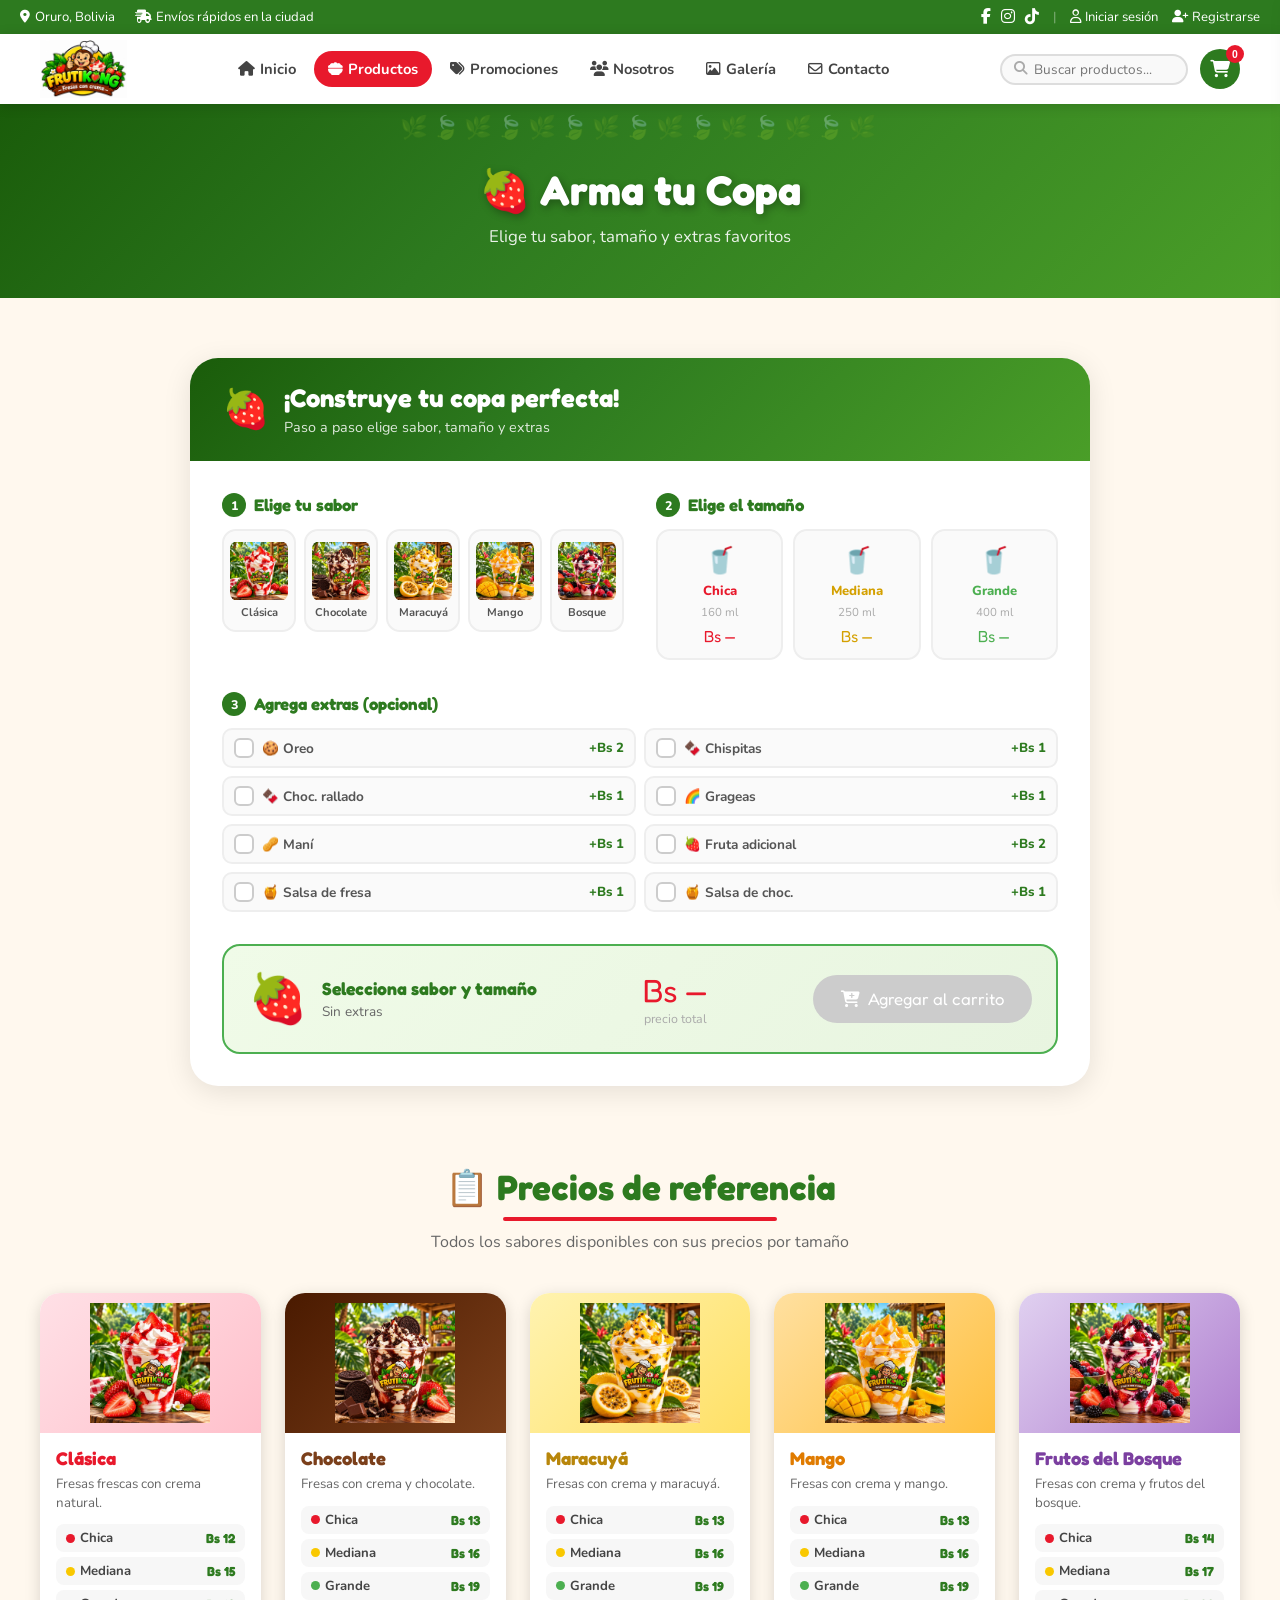
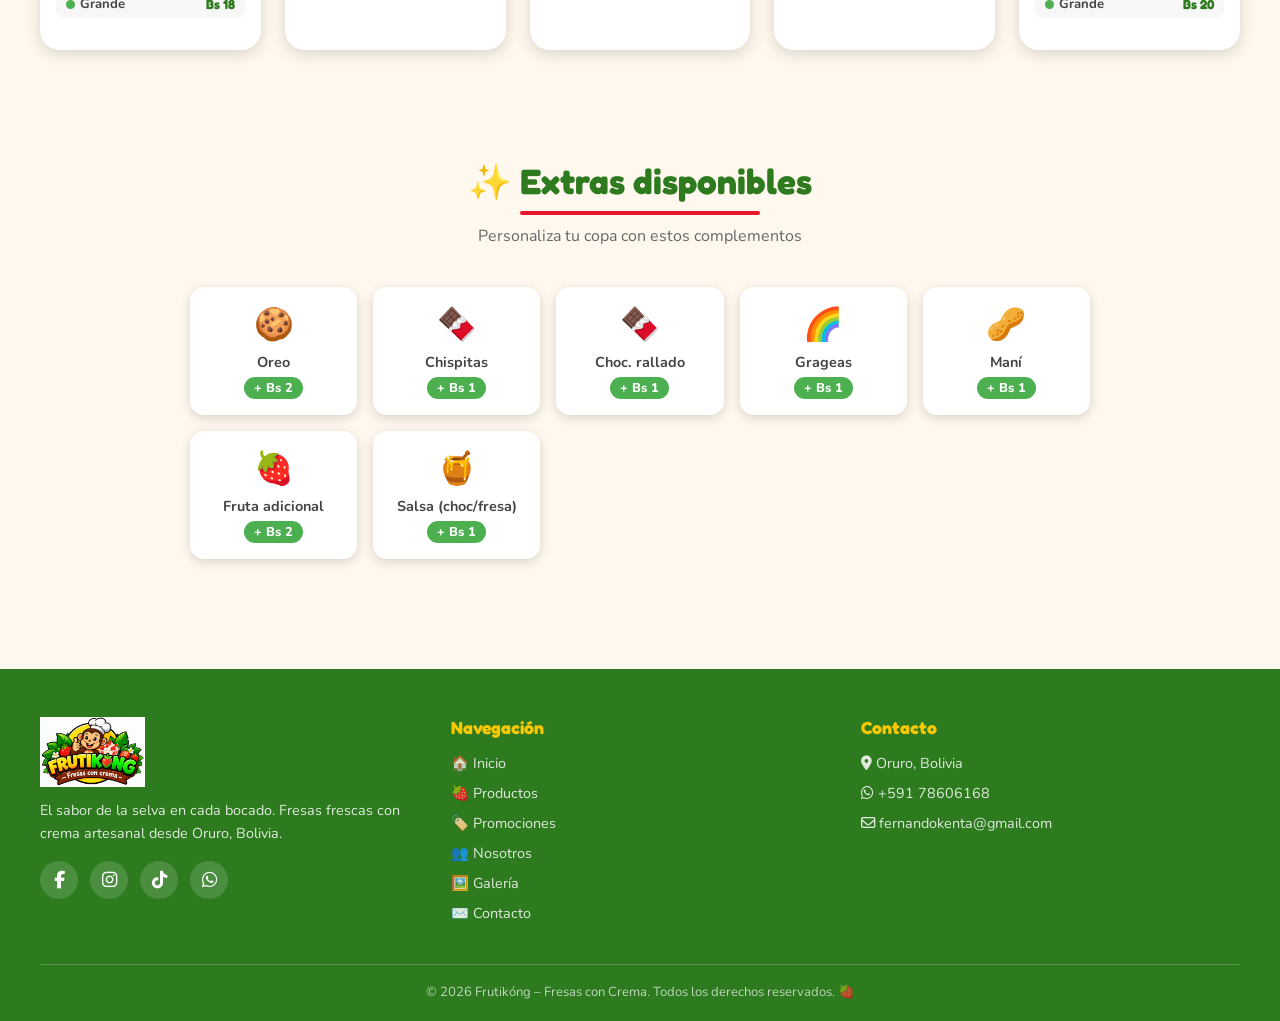
<file: productos.html>
﻿<!DOCTYPE html>
<html lang="es">
<head>
  <meta charset="UTF-8" />
  <meta name="viewport" content="width=device-width, initial-scale=1.0" />
  <title>Frutikóng – Productos</title>
  <link rel="stylesheet" href="styles.css" />
  <link rel="stylesheet" href="https://cdnjs.cloudflare.com/ajax/libs/font-awesome/6.5.0/css/all.min.css" />
  <style>
    /* ── Constructor de copa ── */
    .constructor-section {
      padding: 60px 20px 40px;
    }
    .constructor-box {
      max-width: 900px;
      margin: 0 auto;
      background: var(--blanco);
      border-radius: 28px;
      box-shadow: 0 6px 28px rgba(0,0,0,0.1);
      overflow: hidden;
    }
    .constructor-header {
      background: var(--gradiente-hero);
      color: #fff;
      padding: 24px 32px;
      display: flex;
      align-items: center;
      gap: 14px;
    }
    .constructor-header h2 {
      font-size: 1.6rem;
      margin: 0;
    }
    .constructor-header p {
      font-size: 0.9rem;
      opacity: 0.85;
      margin: 4px 0 0;
    }
    .constructor-body {
      padding: 32px;
      display: grid;
      grid-template-columns: 1fr 1fr;
      gap: 32px;
    }

    /* Paso */
    .paso {
      margin-bottom: 0;
    }
    .paso h3 {
      font-family: 'Fredoka One', cursive;
      font-size: 1.05rem;
      color: var(--verde-selva);
      margin-bottom: 12px;
      display: flex;
      align-items: center;
      gap: 8px;
    }
    .paso-num {
      background: var(--verde-selva);
      color: #fff;
      width: 24px; height: 24px;
      border-radius: 50%;
      display: inline-flex;
      align-items: center;
      justify-content: center;
      font-size: 0.78rem;
      font-family: 'Nunito', sans-serif;
      font-weight: 800;
      flex-shrink: 0;
    }

    /* Opciones sabor */
    .sabor-grid {
      display: grid;
      grid-template-columns: repeat(5, 1fr);
      gap: 8px;
    }
    .sabor-btn {
      display: flex;
      flex-direction: column;
      align-items: center;
      gap: 4px;
      padding: 10px 6px;
      border-radius: 14px;
      border: 2px solid #eee;
      background: #fafafa;
      cursor: pointer;
      transition: all 0.2s;
      font-family: 'Nunito', sans-serif;
    }
    .sabor-btn .s-emoji { font-size: 1.8rem; }
    .sabor-btn .s-name { font-size: 0.7rem; font-weight: 700; color: #555; text-align: center; }
    .sabor-btn .s-img {
      width: 60px;
      height: 60px;
      object-fit: contain;
      border-radius: 8px;
    }
    .sabor-btn:hover { border-color: var(--verde-claro); background: #f0fbe8; }
    .sabor-btn.selected {
      border-color: var(--verde-selva);
      background: #e8f5e0;
      transform: scale(1.06);
    }
    .sabor-btn.selected .s-name { color: var(--verde-selva); }

    /* Tamaño */
    .tamano-grid {
      display: grid;
      grid-template-columns: repeat(3, 1fr);
      gap: 10px;
    }
    .tamano-btn {
      display: flex;
      flex-direction: column;
      align-items: center;
      gap: 4px;
      padding: 12px 8px;
      border-radius: 14px;
      border: 2px solid #eee;
      background: #fafafa;
      cursor: pointer;
      transition: all 0.2s;
      font-family: 'Nunito', sans-serif;
    }
    .tamano-btn .t-emoji { font-size: 1.6rem; }
    .tamano-btn .t-name { font-size: 0.82rem; font-weight: 800; }
    .tamano-btn .t-ml   { font-size: 0.72rem; color: #aaa; }
    .tamano-btn .t-precio { font-family: 'Fredoka One', cursive; font-size: 1rem; margin-top: 2px; }
    .tamano-btn:hover { border-color: var(--rojo-fresa); background: #fff0f3; }
    .tamano-btn.selected { border-color: var(--rojo-fresa); background: #fff0f3; transform: scale(1.04); }
    .tamano-btn.selected .t-name { color: var(--rojo-fresa); }

    /* Extras */
    .extras-grid {
      display: grid;
      grid-template-columns: 1fr 1fr;
      gap: 8px;
    }
    .extra-chk {
      display: flex;
      align-items: center;
      gap: 8px;
      padding: 8px 10px;
      border-radius: 10px;
      border: 2px solid #eee;
      background: #fafafa;
      cursor: pointer;
      transition: all 0.2s;
      font-family: 'Nunito', sans-serif;
      font-size: 0.85rem;
      font-weight: 700;
      color: #555;
    }
    .extra-chk input[type=checkbox] { display: none; }
    .extra-chk .e-check {
      width: 20px; height: 20px;
      border-radius: 6px;
      border: 2px solid #ccc;
      display: flex; align-items: center; justify-content: center;
      font-size: 0.8rem;
      flex-shrink: 0;
      transition: all 0.15s;
      background: #fff;
    }
    .extra-chk.checked {
      border-color: var(--verde-claro);
      background: #f0fbe8;
      color: #333;
    }
    .extra-chk.checked .e-check {
      background: var(--verde-selva);
      border-color: var(--verde-selva);
      color: #fff;
    }
    .extra-chk.checked .e-check::after {
      content: '✓';
      font-weight: 900;
      font-size: 0.75rem;
    }
    .extra-chk .e-precio { margin-left: auto; color: var(--verde-selva); font-size: 0.82rem; font-weight: 800; }

    /* Resumen */
    .resumen-box {
      grid-column: 1 / -1;
      background: linear-gradient(135deg, #f0fbe8, #e8f5e0);
      border-radius: 18px;
      padding: 20px 24px;
      display: flex;
      align-items: center;
      justify-content: space-between;
      gap: 20px;
      flex-wrap: wrap;
      border: 2px solid var(--verde-claro);
    }
    .resumen-preview {
      display: flex;
      align-items: center;
      gap: 14px;
    }
    .resumen-emoji { font-size: 3rem; }
    .resumen-info h4 {
      font-family: 'Fredoka One', cursive;
      font-size: 1.1rem;
      color: var(--verde-selva);
      margin-bottom: 3px;
    }
    .resumen-info p { font-size: 0.85rem; color: #666; }
    .resumen-precio {
      font-family: 'Fredoka One', cursive;
      font-size: 2rem;
      color: var(--rojo-fresa);
    }
    .resumen-precio small {
      display: block;
      font-family: 'Nunito', sans-serif;
      font-size: 0.78rem;
      color: #aaa;
      text-align: center;
    }
    .btn-agregar {
      padding: 14px 28px;
      border-radius: 30px;
      background: linear-gradient(135deg, #e8192c, #ff4d6a);
      color: #fff;
      font-family: 'Fredoka One', cursive;
      font-size: 1.05rem;
      border: none;
      cursor: pointer;
      display: flex;
      align-items: center;
      gap: 8px;
      box-shadow: 0 4px 14px rgba(232,25,44,0.3);
      transition: transform 0.2s, box-shadow 0.2s;
    }
    .btn-agregar:hover { transform: translateY(-2px); box-shadow: 0 6px 20px rgba(232,25,44,0.4); }
    .btn-agregar:disabled {
      background: #ccc;
      cursor: not-allowed;
      box-shadow: none;
      transform: none;
    }

    /* ── Catálogo referencia ── */
    .catalogo-section { padding: 40px 20px 60px; }
    .prod-grid {
      max-width: 1200px;
      margin: 0 auto;
      display: grid;
      grid-template-columns: repeat(auto-fit, minmax(200px, 1fr));
      gap: 24px;
    }
    .prod-card {
      background: var(--blanco);
      border-radius: 20px;
      box-shadow: 0 4px 16px var(--sombra);
      overflow: hidden;
      transition: transform 0.25s;
    }
    .prod-card:hover { transform: translateY(-5px); }
    .prod-img {
      height: 140px;
      display: flex; align-items: center; justify-content: center;
      font-size: 4rem;
    }
    .prod-body { padding: 14px 16px 18px; }
    .prod-body h3 { font-size: 1.15rem; margin-bottom: 6px; }
    .prod-body p  { font-size: 0.83rem; color: #666; margin-bottom: 12px; line-height: 1.4; }
    .prod-sizes { display: flex; flex-direction: column; gap: 5px; margin-bottom: 14px; }
    .size-row {
      display: flex; justify-content: space-between; align-items: center;
      background: #f7f7f7; border-radius: 8px; padding: 5px 10px;
      font-size: 0.82rem; font-weight: 700;
    }
    .size-row .size-name { display: flex; align-items: center; gap: 5px; }
    .size-dot { width: 9px; height: 9px; border-radius: 50%; }
    .dot-chica   { background: var(--rojo-fresa); }
    .dot-mediana { background: var(--amarillo); }
    .dot-grande  { background: var(--verde-claro); }
    .size-row .size-price { font-family: 'Fredoka One', cursive; color: var(--verde-selva); }

    /* ── Extras sección ── */
    .extras-section { background: var(--crema); padding: 50px 20px; }
    .extras-cards {
      max-width: 900px; margin: 0 auto;
      display: grid;
      grid-template-columns: repeat(auto-fit, minmax(150px, 1fr));
      gap: 16px;
    }
    .extra-card {
      background: var(--blanco); border-radius: 14px;
      padding: 16px 12px; text-align: center;
      box-shadow: 0 3px 12px var(--sombra);
      transition: transform 0.2s;
    }
    .extra-card:hover { transform: translateY(-3px); }
    .extra-card .extra-icon { font-size: 2rem; margin-bottom: 6px; }
    .extra-card .extra-name { font-weight: 700; font-size: 0.9rem; margin-bottom: 4px; }
    .extra-card .extra-price {
      display: inline-block; background: var(--verde-claro);
      color: #fff; border-radius: 20px; padding: 2px 10px;
      font-size: 0.8rem; font-weight: 800;
    }

    @media (max-width: 700px) {
      .constructor-body { grid-template-columns: 1fr; }
      .sabor-grid { grid-template-columns: repeat(5, 1fr); }
      .resumen-box { flex-direction: column; text-align: center; }
    }
  </style>
</head>
<body>

  <!-- TOP BAR -->
  <div class="top-bar">
    <div class="top-info">
      <span><i class="fa-solid fa-location-dot"></i> Oruro, Bolivia</span>
      <span><i class="fa-solid fa-truck-fast"></i> Envíos rápidos en la ciudad</span>
    </div>
    <div class="top-right">
      <div class="social-links">
        <a href="#" aria-label="Facebook"><i class="fa-brands fa-facebook-f"></i></a>
        <a href="#" aria-label="Instagram"><i class="fa-brands fa-instagram"></i></a>
        <a href="#" aria-label="TikTok"><i class="fa-brands fa-tiktok"></i></a>
      </div>
      <span style="opacity:0.4">|</span>
      <div class="top-auth" style="display:flex;gap:14px;" id="topAuth">
        <a href="login.html" id="linkLogin"><i class="fa-regular fa-user"></i> Iniciar sesión</a>
        <a href="registro.html" id="linkRegistro"><i class="fa-solid fa-user-plus"></i> Registrarse</a>
        <span id="linkNombre" style="display:none;align-items:center;gap:6px;font-weight:700;"><i class="fa-solid fa-circle-user"></i> <span id="spanNombre"></span></span>
        <a href="miembros.html" id="linkMiZona" style="display:none;align-items:center;gap:4px;font-weight:700;"><i class="fa-solid fa-star"></i> Mi zona</a>
        <a href="#" id="linkSalir" style="display:none;align-items:center;gap:4px;opacity:0.85;font-size:0.82rem;"><i class="fa-solid fa-right-from-bracket"></i> Salir</a>
      </div>
    </div>
  </div>

  <!-- NAVBAR -->
  <nav class="navbar">
    <div class="navbar-inner">
      <a href="index.html" class="logo-wrap">
        <img src="assets/img/logo.png" alt="Frutikóng logo" />
      </a>
      <ul class="nav-links" id="navLinks">
        <li><a href="index.html"><i class="fa-solid fa-house"></i> Inicio</a></li>
        <li><a href="productos.html" class="active"><i class="fa-solid fa-bowl-food"></i> Productos</a></li>
        <li><a href="promociones.html"><i class="fa-solid fa-tags"></i> Promociones</a></li>
        <li><a href="nosotros.html"><i class="fa-solid fa-users"></i> Nosotros</a></li>
        <li><a href="galeria.html"><i class="fa-regular fa-image"></i> Galería</a></li>
        <li><a href="contacto.html"><i class="fa-regular fa-envelope"></i> Contacto</a></li>
      </ul>
      <div class="navbar-right">
        <div class="search-box">
          <i class="fa-solid fa-magnifying-glass" style="color:#aaa;font-size:.85rem;"></i>
          <input type="text" placeholder="Buscar productos..." aria-label="Buscar" />
        </div>
        <button class="cart-btn" aria-label="Carrito">
          <i class="fa-solid fa-cart-shopping"></i>
          <span class="cart-badge">0</span>
        </button>
        <button class="hamburger" id="hamburger" aria-label="Menú">
          <span></span><span></span><span></span>
        </button>
      </div>
    </div>
  </nav>

  <!-- PAGE HEADER -->
  <header class="page-header">
    <h1>🍓 Arma tu Copa</h1>
    <p>Elige tu sabor, tamaño y extras favoritos</p>
  </header>

  <!-- ══ CONSTRUCTOR DE COPA ══ -->
  <section class="constructor-section">
    <div class="constructor-box">
      <div class="constructor-header">
        <span style="font-size:2.4rem;">🍓</span>
        <div>
          <h2>¡Construye tu copa perfecta!</h2>
          <p>Paso a paso elige sabor, tamaño y extras</p>
        </div>
      </div>

      <div class="constructor-body">

        <!-- PASO 1: Sabor -->
        <div class="paso">
          <h3><span class="paso-num">1</span> Elige tu sabor</h3>
          <div class="sabor-grid" id="saborGrid">
            <button class="sabor-btn" data-sabor="Clásica" data-emoji="🍓"
              data-precios='{"Chica":12,"Mediana":15,"Grande":18}'>
              <img src="assets/img/producto-clasica.png" alt="Clásica" class="s-img" />
              <span class="s-name">Clásica</span>
            </button>
            <button class="sabor-btn" data-sabor="Chocolate" data-emoji="🍫"
              data-precios='{"Chica":13,"Mediana":16,"Grande":19}'>
              <img src="assets/img/producto-chocolate.png" alt="Chocolate" class="s-img" />
              <span class="s-name">Chocolate</span>
            </button>
            <button class="sabor-btn" data-sabor="Maracuyá" data-emoji="🌟"
              data-precios='{"Chica":13,"Mediana":16,"Grande":19}'>
              <img src="assets/img/producto-maracuya.png" alt="Maracuyá" class="s-img" />
              <span class="s-name">Maracuyá</span>
            </button>
            <button class="sabor-btn" data-sabor="Mango" data-emoji="🥭"
              data-precios='{"Chica":13,"Mediana":16,"Grande":19}'>
              <img src="assets/img/producto-mango.png" alt="Mango" class="s-img" />
              <span class="s-name">Mango</span>
            </button>
            <button class="sabor-btn" data-sabor="Frutos del Bosque" data-emoji="🫐"
              data-precios='{"Chica":14,"Mediana":17,"Grande":20}'>
              <img src="assets/img/producto-bosque.png" alt="Frutos del Bosque" class="s-img" />
              <span class="s-name">Bosque</span>
            </button>
          </div>
        </div>

        <!-- PASO 2: Tamaño -->
        <div class="paso">
          <h3><span class="paso-num">2</span> Elige el tamaño</h3>
          <div class="tamano-grid" id="tamanoGrid">
            <button class="tamano-btn" data-tamano="Chica" data-ml="160ml">
              <span class="t-emoji">🥤</span>
              <span class="t-name" style="color:var(--rojo-fresa);">Chica</span>
              <span class="t-ml">160 ml</span>
              <span class="t-precio" id="precio-chica" style="color:var(--rojo-fresa);">Bs —</span>
            </button>
            <button class="tamano-btn" data-tamano="Mediana" data-ml="250ml">
              <span class="t-emoji">🥤</span>
              <span class="t-name" style="color:#d4a000;">Mediana</span>
              <span class="t-ml">250 ml</span>
              <span class="t-precio" id="precio-mediana" style="color:#d4a000;">Bs —</span>
            </button>
            <button class="tamano-btn" data-tamano="Grande" data-ml="400ml">
              <span class="t-emoji">🥤</span>
              <span class="t-name" style="color:var(--verde-claro);">Grande</span>
              <span class="t-ml">400 ml</span>
              <span class="t-precio" id="precio-grande" style="color:var(--verde-claro);">Bs —</span>
            </button>
          </div>
        </div>

        <!-- PASO 3: Extras -->
        <div class="paso" style="grid-column:1/-1;">
          <h3><span class="paso-num">3</span> Agrega extras (opcional)</h3>
          <div class="extras-grid" id="extrasGrid">
            <label class="extra-chk" data-nombre="Oreo" data-precio="2">
              <input type="checkbox" />
              <span class="e-check"></span>
              <span>🍪 Oreo</span>
              <span class="e-precio">+Bs 2</span>
            </label>
            <label class="extra-chk" data-nombre="Chispitas" data-precio="1">
              <input type="checkbox" />
              <span class="e-check"></span>
              <span>🍫 Chispitas</span>
              <span class="e-precio">+Bs 1</span>
            </label>
            <label class="extra-chk" data-nombre="Chocolate rallado" data-precio="1">
              <input type="checkbox" />
              <span class="e-check"></span>
              <span>🍫 Choc. rallado</span>
              <span class="e-precio">+Bs 1</span>
            </label>
            <label class="extra-chk" data-nombre="Grageas" data-precio="1">
              <input type="checkbox" />
              <span class="e-check"></span>
              <span>🌈 Grageas</span>
              <span class="e-precio">+Bs 1</span>
            </label>
            <label class="extra-chk" data-nombre="Maní" data-precio="1">
              <input type="checkbox" />
              <span class="e-check"></span>
              <span>🥜 Maní</span>
              <span class="e-precio">+Bs 1</span>
            </label>
            <label class="extra-chk" data-nombre="Fruta adicional" data-precio="2">
              <input type="checkbox" />
              <span class="e-check"></span>
              <span>🍓 Fruta adicional</span>
              <span class="e-precio">+Bs 2</span>
            </label>
            <label class="extra-chk" data-nombre="Salsa de fresa" data-precio="1">
              <input type="checkbox" />
              <span class="e-check"></span>
              <span>🍯 Salsa de fresa</span>
              <span class="e-precio">+Bs 1</span>
            </label>
            <label class="extra-chk" data-nombre="Salsa de chocolate" data-precio="1">
              <input type="checkbox" />
              <span class="e-check"></span>
              <span>🍯 Salsa de choc.</span>
              <span class="e-precio">+Bs 1</span>
            </label>
          </div>
        </div>

        <!-- RESUMEN -->
        <div class="resumen-box" id="resumenBox">
          <div class="resumen-preview">
            <span class="resumen-emoji" id="resumenEmoji">🍓</span>
            <div class="resumen-info">
              <h4 id="resumenNombre">Selecciona sabor y tamaño</h4>
              <p id="resumenExtras">Sin extras</p>
            </div>
          </div>
          <div class="resumen-precio">
            <span id="resumenPrecio">Bs —</span>
            <small>precio total</small>
          </div>
          <button class="btn-agregar" id="btnAgregar" disabled>
            <i class="fa-solid fa-cart-plus"></i> Agregar al carrito
          </button>
        </div>

      </div><!-- /constructor-body -->
    </div><!-- /constructor-box -->
  </section>

  <!-- ══ CATÁLOGO REFERENCIA ══ -->
  <section class="catalogo-section">
    <div class="section-title">
      <h2>📋 Precios de referencia</h2>
      <p>Todos los sabores disponibles con sus precios por tamaño</p>
    </div>
    <div class="prod-grid">

      <div class="prod-card">
        <div class="prod-img" style="background:linear-gradient(135deg,#ffe0e6,#ffc0cb);">
          <img src="assets/img/producto-clasica.png" alt="Clásica" style="height:120px;object-fit:contain;" />
        </div>
        <div class="prod-body">
          <h3 style="color:var(--rojo-fresa);">Clásica</h3>
          <p>Fresas frescas con crema natural.</p>
          <div class="prod-sizes">
            <div class="size-row"><span class="size-name"><span class="size-dot dot-chica"></span>Chica</span><span class="size-price">Bs 12</span></div>
            <div class="size-row"><span class="size-name"><span class="size-dot dot-mediana"></span>Mediana</span><span class="size-price">Bs 15</span></div>
            <div class="size-row"><span class="size-name"><span class="size-dot dot-grande"></span>Grande</span><span class="size-price">Bs 18</span></div>
          </div>
        </div>
      </div>

      <div class="prod-card">
        <div class="prod-img" style="background:linear-gradient(135deg,#4a1a00,#7b3f1a);">
          <img src="assets/img/producto-chocolate.png" alt="Chocolate" style="height:120px;object-fit:contain;" />
        </div>
        <div class="prod-body">
          <h3 style="color:#7b3f1a;">Chocolate</h3>
          <p>Fresas con crema y chocolate.</p>
          <div class="prod-sizes">
            <div class="size-row"><span class="size-name"><span class="size-dot dot-chica"></span>Chica</span><span class="size-price">Bs 13</span></div>
            <div class="size-row"><span class="size-name"><span class="size-dot dot-mediana"></span>Mediana</span><span class="size-price">Bs 16</span></div>
            <div class="size-row"><span class="size-name"><span class="size-dot dot-grande"></span>Grande</span><span class="size-price">Bs 19</span></div>
          </div>
        </div>
      </div>

      <div class="prod-card">
        <div class="prod-img" style="background:linear-gradient(135deg,#fff3b0,#ffe066);">
          <img src="assets/img/producto-maracuya.png" alt="Maracuyá" style="height:120px;object-fit:contain;" />
        </div>
        <div class="prod-body">
          <h3 style="color:#b8860b;">Maracuyá</h3>
          <p>Fresas con crema y maracuyá.</p>
          <div class="prod-sizes">
            <div class="size-row"><span class="size-name"><span class="size-dot dot-chica"></span>Chica</span><span class="size-price">Bs 13</span></div>
            <div class="size-row"><span class="size-name"><span class="size-dot dot-mediana"></span>Mediana</span><span class="size-price">Bs 16</span></div>
            <div class="size-row"><span class="size-name"><span class="size-dot dot-grande"></span>Grande</span><span class="size-price">Bs 19</span></div>
          </div>
        </div>
      </div>

      <div class="prod-card">
        <div class="prod-img" style="background:linear-gradient(135deg,#ffe0a0,#ffc040);">
          <img src="assets/img/producto-mango.png" alt="Mango" style="height:120px;object-fit:contain;" />
        </div>
        <div class="prod-body">
          <h3 style="color:#e07b00;">Mango</h3>
          <p>Fresas con crema y mango.</p>
          <div class="prod-sizes">
            <div class="size-row"><span class="size-name"><span class="size-dot dot-chica"></span>Chica</span><span class="size-price">Bs 13</span></div>
            <div class="size-row"><span class="size-name"><span class="size-dot dot-mediana"></span>Mediana</span><span class="size-price">Bs 16</span></div>
            <div class="size-row"><span class="size-name"><span class="size-dot dot-grande"></span>Grande</span><span class="size-price">Bs 19</span></div>
          </div>
        </div>
      </div>

      <div class="prod-card">
        <div class="prod-img" style="background:linear-gradient(135deg,#e0d0f0,#b080d0);">
          <img src="assets/img/producto-bosque.png" alt="Frutos del Bosque" style="height:120px;object-fit:contain;" />
        </div>
        <div class="prod-body">
          <h3 style="color:#7b3fa0;">Frutos del Bosque</h3>
          <p>Fresas con crema y frutos del bosque.</p>
          <div class="prod-sizes">
            <div class="size-row"><span class="size-name"><span class="size-dot dot-chica"></span>Chica</span><span class="size-price">Bs 14</span></div>
            <div class="size-row"><span class="size-name"><span class="size-dot dot-mediana"></span>Mediana</span><span class="size-price">Bs 17</span></div>
            <div class="size-row"><span class="size-name"><span class="size-dot dot-grande"></span>Grande</span><span class="size-price">Bs 20</span></div>
          </div>
        </div>
      </div>

    </div>
  </section>

  <!-- EXTRAS SECCIÓN -->
  <section class="extras-section">
    <div class="section-title">
      <h2>✨ Extras disponibles</h2>
      <p>Personaliza tu copa con estos complementos</p>
    </div>
    <div class="extras-cards">
      <div class="extra-card"><div class="extra-icon">🍪</div><div class="extra-name">Oreo</div><span class="extra-price">+ Bs 2</span></div>
      <div class="extra-card"><div class="extra-icon">🍫</div><div class="extra-name">Chispitas</div><span class="extra-price">+ Bs 1</span></div>
      <div class="extra-card"><div class="extra-icon">🍫</div><div class="extra-name">Choc. rallado</div><span class="extra-price">+ Bs 1</span></div>
      <div class="extra-card"><div class="extra-icon">🌈</div><div class="extra-name">Grageas</div><span class="extra-price">+ Bs 1</span></div>
      <div class="extra-card"><div class="extra-icon">🥜</div><div class="extra-name">Maní</div><span class="extra-price">+ Bs 1</span></div>
      <div class="extra-card"><div class="extra-icon">🍓</div><div class="extra-name">Fruta adicional</div><span class="extra-price">+ Bs 2</span></div>
      <div class="extra-card"><div class="extra-icon">🍯</div><div class="extra-name">Salsa (choc/fresa)</div><span class="extra-price">+ Bs 1</span></div>
    </div>
  </section>

  <!-- FOOTER -->
  <footer>
    <div class="footer-inner">
      <div class="footer-brand">
        <img src="assets/img/logo.png" alt="Frutikóng logo" />
        <p>El sabor de la selva en cada bocado. Fresas frescas con crema artesanal desde Oruro, Bolivia.</p>
        <div class="footer-social" style="margin-top:16px;">
          <a href="#" aria-label="Facebook"><i class="fa-brands fa-facebook-f"></i></a>
          <a href="#" aria-label="Instagram"><i class="fa-brands fa-instagram"></i></a>
          <a href="#" aria-label="TikTok"><i class="fa-brands fa-tiktok"></i></a>
          <a href="https://wa.me/59178606168" aria-label="WhatsApp"><i class="fa-brands fa-whatsapp"></i></a>
        </div>
      </div>
      <div class="footer-col">
        <h4>Navegación</h4>
        <ul>
          <li><a href="index.html">🏠 Inicio</a></li>
          <li><a href="productos.html">🍓 Productos</a></li>
          <li><a href="promociones.html">🏷️ Promociones</a></li>
          <li><a href="nosotros.html">👥 Nosotros</a></li>
          <li><a href="galeria.html">🖼️ Galería</a></li>
          <li><a href="contacto.html">✉️ Contacto</a></li>
        </ul>
      </div>
      <div class="footer-col">
        <h4>Contacto</h4>
        <ul>
          <li><a href="#"><i class="fa-solid fa-location-dot"></i> Oruro, Bolivia</a></li>
          <li><a href="https://wa.me/59178606168"><i class="fa-brands fa-whatsapp"></i> +591 78606168</a></li>
          <li><a href="mailto:fernandokenta@gmail.com"><i class="fa-regular fa-envelope"></i> fernandokenta@gmail.com</a></li>
        </ul>
      </div>
    </div>
    <div class="footer-bottom">
      <p>© 2026 Frutikóng – Fresas con Crema. Todos los derechos reservados. 🍓</p>
    </div>
  </footer>

  <script src="carrito.js"></script>
  <script>
    document.getElementById('hamburger').addEventListener('click', () => {
      document.getElementById('navLinks').classList.toggle('open');
    });

    // ── Buscador en tiempo real ──
    const searchInput = document.querySelector('.search-box input');
    const searchIcon  = document.querySelector('.search-box i');

    function filtrar(q) {
      q = q.toLowerCase().trim();
      document.querySelectorAll('.prod-card').forEach(card => {
        const nombre = card.querySelector('h3').textContent.toLowerCase();
        const desc   = card.querySelector('p') ? card.querySelector('p').textContent.toLowerCase() : '';
        card.style.display = (!q || nombre.includes(q) || desc.includes(q)) ? '' : 'none';
      });
      document.querySelectorAll('.sabor-btn').forEach(btn => {
        const sabor = btn.dataset.sabor.toLowerCase();
        btn.style.opacity   = (!q || sabor.includes(q)) ? '1' : '0.3';
        btn.style.transform = (!q || sabor.includes(q)) ? '' : 'scale(0.95)';
      });
      const grid   = document.querySelector('.prod-grid');
      let noRes    = document.getElementById('no-resultados');
      const visible = [...document.querySelectorAll('.prod-card')].some(c => c.style.display !== 'none');
      if (!visible && q) {
        if (!noRes) {
          noRes = document.createElement('div');
          noRes.id = 'no-resultados';
          noRes.style.cssText = `grid-column:1/-1;text-align:center;padding:40px;color:#aaa;font-family:'Fredoka One',cursive;font-size:1.1rem;`;
          grid.appendChild(noRes);
        }
        noRes.innerHTML = `🔍 No encontramos "<b style="color:#e8192c">${q}</b>" en nuestro menú`;
      } else if (noRes) { noRes.remove(); }
    }

    searchInput.addEventListener('input', () => filtrar(searchInput.value));
    searchIcon.style.cursor = 'pointer';
    searchIcon.addEventListener('click', () => filtrar(searchInput.value));

    // Leer parámetro ?q= de la URL (cuando viene desde index u otras páginas)
    const params = new URLSearchParams(window.location.search);
    const qParam = params.get('q');
    if (qParam) {
      searchInput.value = qParam;
      filtrar(qParam);
      // Scroll suave al catálogo
      document.querySelector('.catalogo-section')?.scrollIntoView({ behavior: 'smooth', block: 'start' });
    }

    // ── Estado del constructor ──
    let saborSel  = null; // { sabor, emoji, precios }
    let tamanoSel = null; // { tamano, precio_base }

    // ── Sabores ──
    document.querySelectorAll('.sabor-btn').forEach(btn => {
      btn.addEventListener('click', () => {
        document.querySelectorAll('.sabor-btn').forEach(b => b.classList.remove('selected'));
        btn.classList.add('selected');
        saborSel = {
          sabor:   btn.dataset.sabor,
          emoji:   btn.dataset.emoji,
          precios: JSON.parse(btn.dataset.precios)
        };
        // Actualizar precios en botones de tamaño
        document.getElementById('precio-chica').textContent   = `Bs ${saborSel.precios['Chica']}`;
        document.getElementById('precio-mediana').textContent = `Bs ${saborSel.precios['Mediana']}`;
        document.getElementById('precio-grande').textContent  = `Bs ${saborSel.precios['Grande']}`;
        // Si ya había tamaño seleccionado, recalcular
        if (tamanoSel) {
          tamanoSel.precio_base = saborSel.precios[tamanoSel.tamano];
        }
        actualizarResumen();
      });
    });

    // ── Tamaños ──
    document.querySelectorAll('.tamano-btn').forEach(btn => {
      btn.addEventListener('click', () => {
        if (!saborSel) {
          mostrarToast('¡Primero elige un sabor! 🍓');
          return;
        }
        document.querySelectorAll('.tamano-btn').forEach(b => b.classList.remove('selected'));
        btn.classList.add('selected');
        tamanoSel = {
          tamano:      btn.dataset.tamano,
          ml:          btn.dataset.ml,
          precio_base: saborSel.precios[btn.dataset.tamano]
        };
        actualizarResumen();
      });
    });

    // ── Extras ──
    document.querySelectorAll('.extra-chk').forEach(lbl => {
      lbl.addEventListener('click', (e) => {
        e.preventDefault(); // evitar doble toggle del checkbox nativo
        lbl.classList.toggle('checked');
        const cb = lbl.querySelector('input[type=checkbox]');
        cb.checked = lbl.classList.contains('checked');
        actualizarResumen();
      });
    });

    // ── Actualizar resumen ──
    function actualizarResumen() {
      const extrasSeleccionados = [];
      let precioExtras = 0;
      document.querySelectorAll('.extra-chk.checked').forEach(lbl => {
        const precio = parseInt(lbl.dataset.precio);
        extrasSeleccionados.push({ nombre: lbl.dataset.nombre, precio });
        precioExtras += precio;
      });

      const emojiEl   = document.getElementById('resumenEmoji');
      const nombreEl  = document.getElementById('resumenNombre');
      const extrasEl  = document.getElementById('resumenExtras');
      const precioEl  = document.getElementById('resumenPrecio');
      const btnAgregar = document.getElementById('btnAgregar');

      if (saborSel) emojiEl.textContent = saborSel.emoji;

      if (saborSel && tamanoSel) {
        const total = tamanoSel.precio_base + precioExtras;
        nombreEl.textContent = `${saborSel.sabor} — ${tamanoSel.tamano} (${tamanoSel.ml})`;
        extrasEl.textContent = extrasSeleccionados.length > 0
          ? extrasSeleccionados.map(e => e.nombre).join(', ')
          : 'Sin extras';
        precioEl.textContent = `Bs ${total}`;
        btnAgregar.disabled = false;

        // Guardar en botón para usar al agregar
        btnAgregar.dataset.total   = total;
        btnAgregar.dataset.extras  = JSON.stringify(extrasSeleccionados);
      } else {
        nombreEl.textContent = saborSel
          ? 'Ahora elige el tamaño'
          : 'Selecciona sabor y tamaño';
        extrasEl.textContent = 'Sin extras';
        precioEl.textContent = 'Bs —';
        btnAgregar.disabled = true;
      }
    }

    // ── Agregar al carrito ──
    document.getElementById('btnAgregar').addEventListener('click', () => {
      const btn = document.getElementById('btnAgregar');
      if (btn.disabled) return;

      agregarAlCarrito({
        sabor:        saborSel.sabor,
        emoji:        saborSel.emoji,
        tamano:       tamanoSel.tamano,
        ml:           tamanoSel.ml,
        precio_base:  tamanoSel.precio_base,
        extras:       JSON.parse(btn.dataset.extras || '[]'),
        precio_total: parseInt(btn.dataset.total)
      });

      // Reset selección visual
      document.querySelectorAll('.sabor-btn, .tamano-btn').forEach(b => b.classList.remove('selected'));
      document.querySelectorAll('.extra-chk').forEach(lbl => {
        lbl.classList.remove('checked');
        lbl.querySelector('input').checked = false;
      });
      saborSel  = null;
      tamanoSel = null;
      actualizarResumen();
      document.getElementById('precio-chica').textContent   = 'Bs —';
      document.getElementById('precio-mediana').textContent = 'Bs —';
      document.getElementById('precio-grande').textContent  = 'Bs —';
    });
  </script>
<script src="auth.js"></script></body>
</html>
</file>
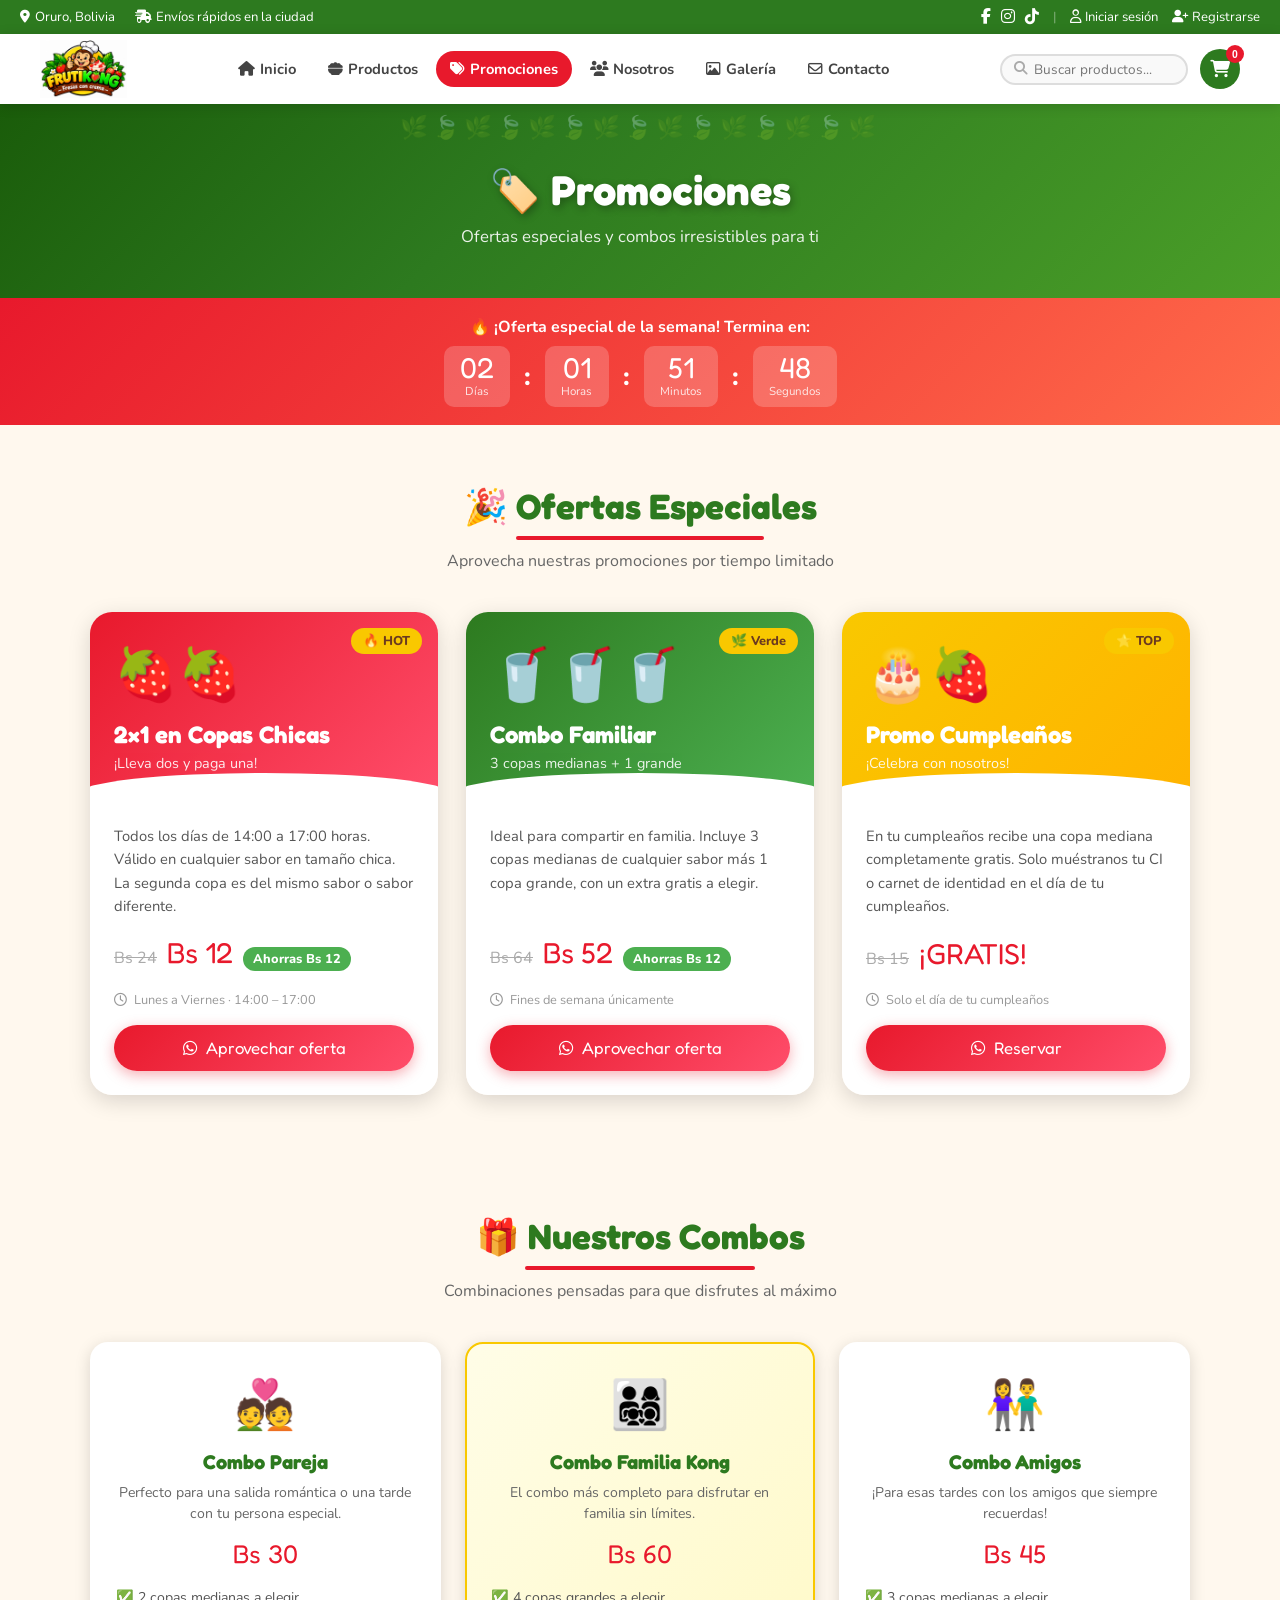
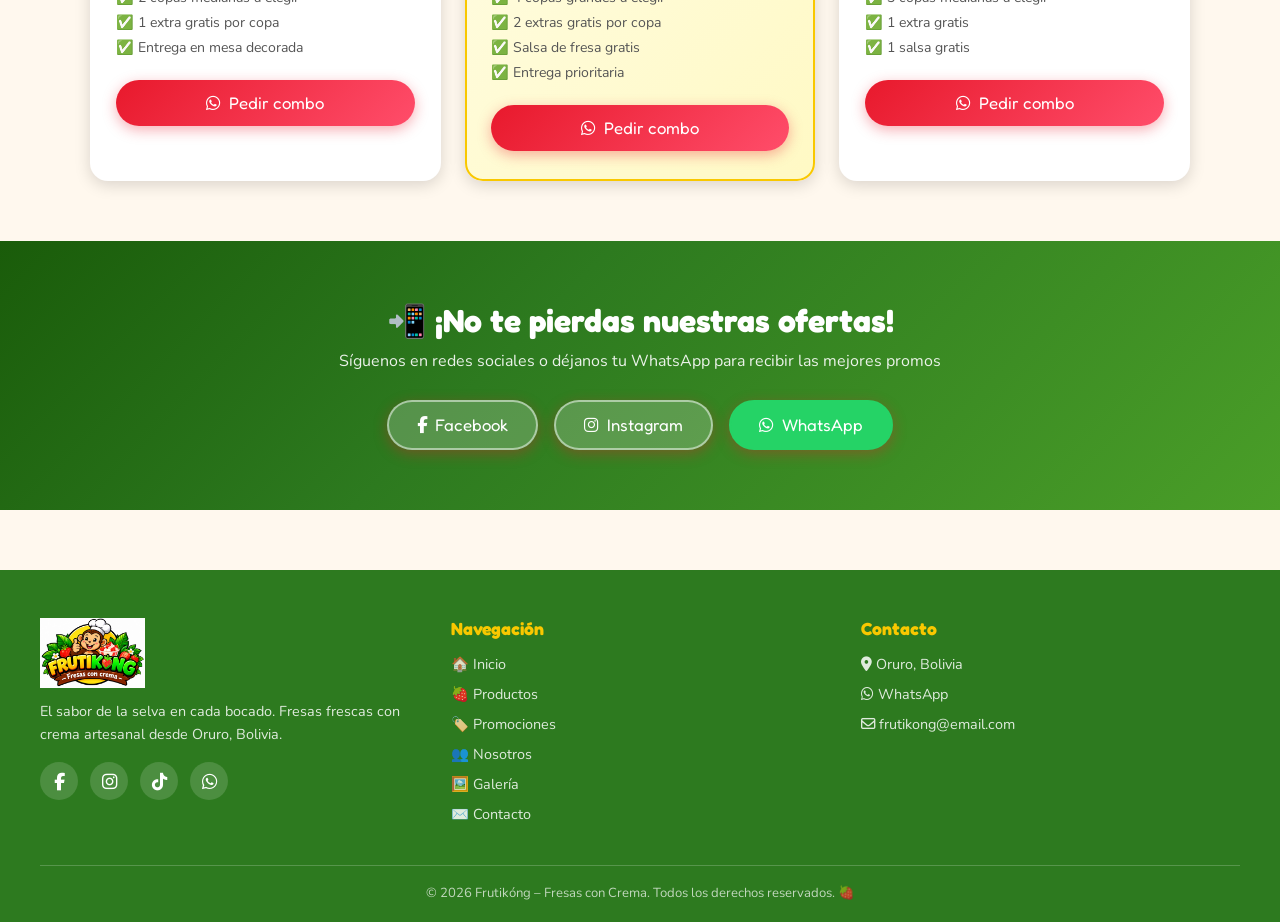
<file: promociones.html>
﻿<!DOCTYPE html>
<html lang="es">
<head>
  <meta charset="UTF-8" />
  <meta name="viewport" content="width=device-width, initial-scale=1.0" />
  <title>Frutikóng – Promociones</title>
  <link rel="stylesheet" href="styles.css" />
  <link rel="stylesheet" href="https://cdnjs.cloudflare.com/ajax/libs/font-awesome/6.5.0/css/all.min.css" />
  <style>
    /* ── Countdown Banner ── */
    .countdown-banner {
      background: linear-gradient(135deg, #e8192c, #ff6b4a);
      color: var(--blanco);
      text-align: center;
      padding: 18px 20px;
    }
    .countdown-banner p { font-weight: 700; font-size: 1rem; margin-bottom: 8px; }
    .countdown {
      display: flex;
      gap: 14px;
      justify-content: center;
      align-items: center;
    }
    .cd-item {
      background: rgba(255,255,255,0.2);
      border-radius: 10px;
      padding: 8px 16px;
      text-align: center;
      min-width: 64px;
    }
    .cd-item .cd-num {
      font-family: 'Fredoka One', cursive;
      font-size: 1.8rem;
      line-height: 1;
    }
    .cd-item .cd-label { font-size: 0.72rem; opacity: 0.85; }
    .cd-sep { font-size: 1.6rem; font-weight: 800; }

    /* ── Promo cards ── */
    .promos-section { padding: 60px 20px; }
    .promos-grid {
      max-width: 1100px;
      margin: 0 auto;
      display: grid;
      grid-template-columns: repeat(auto-fit, minmax(300px, 1fr));
      gap: 28px;
    }
    .promo-card {
      border-radius: 22px;
      overflow: hidden;
      box-shadow: 0 6px 22px var(--sombra);
      display: flex;
      flex-direction: column;
      transition: transform 0.25s, box-shadow 0.25s;
    }
    .promo-card:hover {
      transform: translateY(-6px);
      box-shadow: 0 14px 36px rgba(0,0,0,0.18);
    }
    .promo-header {
      padding: 28px 24px 20px;
      color: var(--blanco);
      position: relative;
      overflow: hidden;
    }
    .promo-header::after {
      content: '';
      position: absolute;
      bottom: -20px; left: -10px; right: -10px;
      height: 40px;
      background: var(--blanco);
      border-radius: 50%;
    }
    .promo-emoji { font-size: 3.2rem; margin-bottom: 10px; }
    .promo-header h3 { font-size: 1.5rem; margin-bottom: 4px; }
    .promo-header .promo-subtitle { font-size: 0.9rem; opacity: 0.9; }
    .promo-badge {
      position: absolute;
      top: 16px; right: 16px;
      background: var(--amarillo);
      color: var(--marron);
      font-weight: 800;
      font-size: 0.8rem;
      border-radius: 20px;
      padding: 4px 12px;
    }
    .promo-body {
      background: var(--blanco);
      padding: 32px 24px 24px;
      flex: 1;
      display: flex;
      flex-direction: column;
    }
    .promo-detail {
      font-size: 0.92rem;
      color: #555;
      line-height: 1.6;
      margin-bottom: 16px;
      flex: 1;
    }
    .promo-price {
      display: flex;
      align-items: baseline;
      gap: 10px;
      margin-bottom: 20px;
    }
    .promo-price .old-price {
      font-size: 1rem;
      color: #aaa;
      text-decoration: line-through;
    }
    .promo-price .new-price {
      font-family: 'Fredoka One', cursive;
      font-size: 1.8rem;
      color: var(--rojo-fresa);
    }
    .promo-price .save-badge {
      background: var(--verde-claro);
      color: var(--blanco);
      border-radius: 12px;
      padding: 3px 10px;
      font-size: 0.8rem;
      font-weight: 800;
    }
    .promo-validity {
      font-size: 0.8rem;
      color: #999;
      margin-bottom: 16px;
    }
    .promo-validity i { margin-right: 4px; }

    /* ── Combos ── */
    .combos-section { background: var(--crema); padding: 60px 20px; }
    .combos-grid {
      max-width: 1100px;
      margin: 0 auto;
      display: grid;
      grid-template-columns: repeat(auto-fit, minmax(280px, 1fr));
      gap: 24px;
    }
    .combo-card {
      background: var(--blanco);
      border-radius: 18px;
      padding: 28px 24px;
      box-shadow: 0 4px 16px var(--sombra);
      text-align: center;
      transition: transform 0.2s;
      border: 2px solid transparent;
    }
    .combo-card:hover {
      transform: translateY(-4px);
      border-color: var(--verde-claro);
    }
    .combo-card.featured-combo {
      border-color: var(--amarillo);
      background: linear-gradient(135deg, #fffde7, #fff9c4);
    }
    .combo-emoji { font-size: 3rem; margin-bottom: 12px; }
    .combo-card h3 { font-size: 1.25rem; color: var(--verde-selva); margin-bottom: 8px; }
    .combo-card p { font-size: 0.88rem; color: #666; line-height: 1.5; margin-bottom: 14px; }
    .combo-price {
      font-family: 'Fredoka One', cursive;
      font-size: 1.6rem;
      color: var(--rojo-fresa);
      margin-bottom: 16px;
    }
    .combo-includes {
      text-align: left;
      list-style: none;
      margin-bottom: 20px;
    }
    .combo-includes li {
      font-size: 0.88rem;
      color: #555;
      padding: 3px 0;
    }
    .combo-includes li::before { content: '✅ '; }

    /* ── Newsletter ── */
    .newsletter-section {
      background: var(--gradiente-hero);
      color: var(--blanco);
      padding: 60px 20px;
      text-align: center;
    }
    .newsletter-section h2 { font-size: 2rem; margin-bottom: 10px; }
    .newsletter-section p { opacity: 0.9; margin-bottom: 28px; font-size: 1rem; }
    .newsletter-form {
      display: flex;
      gap: 12px;
      justify-content: center;
      flex-wrap: wrap;
      max-width: 500px;
      margin: 0 auto;
    }
    .newsletter-form input {
      flex: 1;
      min-width: 220px;
      padding: 13px 20px;
      border-radius: 30px;
      border: none;
      outline: none;
      font-family: 'Nunito', sans-serif;
      font-size: 0.95rem;
    }
    .newsletter-form button {
      padding: 13px 26px;
      border-radius: 30px;
      background: var(--rojo-fresa);
      color: var(--blanco);
      border: none;
      font-family: 'Fredoka One', cursive;
      font-size: 1rem;
      cursor: pointer;
      transition: background 0.2s;
    }
    .newsletter-form button:hover { background: #c0102a; }
  </style>
</head>
<body>

  <!-- TOP BAR -->
  <div class="top-bar">
    <div class="top-info">
      <span><i class="fa-solid fa-location-dot"></i> Oruro, Bolivia</span>
      <span><i class="fa-solid fa-truck-fast"></i> Envíos rápidos en la ciudad</span>
    </div>
    <div class="top-right">
      <div class="social-links">
        <a href="#" aria-label="Facebook"><i class="fa-brands fa-facebook-f"></i></a>
        <a href="#" aria-label="Instagram"><i class="fa-brands fa-instagram"></i></a>
        <a href="#" aria-label="TikTok"><i class="fa-brands fa-tiktok"></i></a>
      </div>
      <span style="opacity:0.4">|</span>
      <div class="top-auth" style="display:flex;gap:14px;" id="topAuth">
        <a href="login.html" id="linkLogin"><i class="fa-regular fa-user"></i> Iniciar sesión</a>
        <a href="registro.html" id="linkRegistro"><i class="fa-solid fa-user-plus"></i> Registrarse</a>
        <span id="linkNombre" style="display:none;align-items:center;gap:6px;font-weight:700;"><i class="fa-solid fa-circle-user"></i> <span id="spanNombre"></span></span>
        <a href="miembros.html" id="linkMiZona" style="display:none;align-items:center;gap:4px;font-weight:700;"><i class="fa-solid fa-star"></i> Mi zona</a>
        <a href="#" id="linkSalir" style="display:none;align-items:center;gap:4px;opacity:0.85;font-size:0.82rem;"><i class="fa-solid fa-right-from-bracket"></i> Salir</a>
      </div>
    </div>
  </div>

  <!-- NAVBAR -->
  <nav class="navbar">
    <div class="navbar-inner">
      <a href="index.html" class="logo-wrap">
        <img src="assets/img/logo.png" alt="Frutikóng logo" />
      </a>
      <ul class="nav-links" id="navLinks">
        <li><a href="index.html"><i class="fa-solid fa-house"></i> Inicio</a></li>
        <li><a href="productos.html"><i class="fa-solid fa-bowl-food"></i> Productos</a></li>
        <li><a href="promociones.html" class="active"><i class="fa-solid fa-tags"></i> Promociones</a></li>
        <li><a href="nosotros.html"><i class="fa-solid fa-users"></i> Nosotros</a></li>
        <li><a href="galeria.html"><i class="fa-regular fa-image"></i> Galería</a></li>
        <li><a href="contacto.html"><i class="fa-regular fa-envelope"></i> Contacto</a></li>
      </ul>
      <div class="navbar-right">
        <div class="search-box">
          <i class="fa-solid fa-magnifying-glass" style="color:#aaa;font-size:.85rem;"></i>
          <input type="text" placeholder="Buscar productos..." aria-label="Buscar" />
        </div>
        <button class="cart-btn" aria-label="Carrito">
          <i class="fa-solid fa-cart-shopping"></i>
          <span class="cart-badge">0</span>
        </button>
        <button class="hamburger" id="hamburger" aria-label="Menú">
          <span></span><span></span><span></span>
        </button>
      </div>
    </div>
  </nav>

  <!-- PAGE HEADER -->
  <header class="page-header">
    <h1>🏷️ Promociones</h1>
    <p>Ofertas especiales y combos irresistibles para ti</p>
  </header>

  <!-- COUNTDOWN -->
  <div class="countdown-banner">
    <p>🔥 ¡Oferta especial de la semana! Termina en:</p>
    <div class="countdown">
      <div class="cd-item"><div class="cd-num" id="cd-days">03</div><div class="cd-label">Días</div></div>
      <span class="cd-sep">:</span>
      <div class="cd-item"><div class="cd-num" id="cd-hours">12</div><div class="cd-label">Horas</div></div>
      <span class="cd-sep">:</span>
      <div class="cd-item"><div class="cd-num" id="cd-mins">45</div><div class="cd-label">Minutos</div></div>
      <span class="cd-sep">:</span>
      <div class="cd-item"><div class="cd-num" id="cd-secs">00</div><div class="cd-label">Segundos</div></div>
    </div>
  </div>

  <!-- PROMOS -->
  <section class="promos-section">
    <div class="section-title">
      <h2>🎉 Ofertas Especiales</h2>
      <p>Aprovecha nuestras promociones por tiempo limitado</p>
    </div>
    <div class="promos-grid">

      <div class="promo-card">
        <div class="promo-header" style="background:linear-gradient(135deg,#e8192c,#ff4d6a);">
          <span class="promo-badge">🔥 HOT</span>
          <div class="promo-emoji">🍓🍓</div>
          <h3>2×1 en Copas Chicas</h3>
          <p class="promo-subtitle">¡Lleva dos y paga una!</p>
        </div>
        <div class="promo-body">
          <p class="promo-detail">
            Todos los días de 14:00 a 17:00 horas. Válido en cualquier sabor en tamaño chica. 
            La segunda copa es del mismo sabor o sabor diferente.
          </p>
          <div class="promo-price">
            <span class="old-price">Bs 24</span>
            <span class="new-price">Bs 12</span>
            <span class="save-badge">Ahorras Bs 12</span>
          </div>
          <p class="promo-validity"><i class="fa-regular fa-clock"></i> Lunes a Viernes · 14:00 – 17:00</p>
          <a href="contacto.html" class="btn-primary" style="justify-content:center;">
            <i class="fa-brands fa-whatsapp"></i> Aprovechar oferta
          </a>
        </div>
      </div>

      <div class="promo-card">
        <div class="promo-header" style="background:linear-gradient(135deg,#2d7a1f,#4caf50);">
          <span class="promo-badge">🌿 Verde</span>
          <div class="promo-emoji">🥤🥤🥤</div>
          <h3>Combo Familiar</h3>
          <p class="promo-subtitle">3 copas medianas + 1 grande</p>
        </div>
        <div class="promo-body">
          <p class="promo-detail">
            Ideal para compartir en familia. Incluye 3 copas medianas de cualquier sabor 
            más 1 copa grande, con un extra gratis a elegir.
          </p>
          <div class="promo-price">
            <span class="old-price">Bs 64</span>
            <span class="new-price">Bs 52</span>
            <span class="save-badge">Ahorras Bs 12</span>
          </div>
          <p class="promo-validity"><i class="fa-regular fa-clock"></i> Fines de semana únicamente</p>
          <a href="contacto.html" class="btn-primary" style="justify-content:center;">
            <i class="fa-brands fa-whatsapp"></i> Aprovechar oferta
          </a>
        </div>
      </div>

      <div class="promo-card">
        <div class="promo-header" style="background:linear-gradient(135deg,#f9c800,#ffb300);">
          <span class="promo-badge">⭐ TOP</span>
          <div class="promo-emoji">🎂🍓</div>
          <h3>Promo Cumpleaños</h3>
          <p class="promo-subtitle">¡Celebra con nosotros!</p>
        </div>
        <div class="promo-body">
          <p class="promo-detail">
            En tu cumpleaños recibe una copa mediana completamente gratis. 
            Solo muéstranos tu CI o carnet de identidad en el día de tu cumpleaños.
          </p>
          <div class="promo-price">
            <span class="old-price">Bs 15</span>
            <span class="new-price">¡GRATIS!</span>
          </div>
          <p class="promo-validity"><i class="fa-regular fa-clock"></i> Solo el día de tu cumpleaños</p>
          <a href="contacto.html" class="btn-primary" style="justify-content:center;">
            <i class="fa-brands fa-whatsapp"></i> Reservar
          </a>
        </div>
      </div>

    </div>
  </section>

  <!-- COMBOS -->
  <section class="combos-section">
    <div class="section-title">
      <h2>🎁 Nuestros Combos</h2>
      <p>Combinaciones pensadas para que disfrutes al máximo</p>
    </div>
    <div class="combos-grid">

      <div class="combo-card">
        <div class="combo-emoji">💑</div>
        <h3>Combo Pareja</h3>
        <p>Perfecto para una salida romántica o una tarde con tu persona especial.</p>
        <div class="combo-price">Bs 30</div>
        <ul class="combo-includes">
          <li>2 copas medianas a elegir</li>
          <li>1 extra gratis por copa</li>
          <li>Entrega en mesa decorada</li>
        </ul>
        <a href="contacto.html" class="btn-primary" style="justify-content:center;width:100%;">
          <i class="fa-brands fa-whatsapp"></i> Pedir combo
        </a>
      </div>

      <div class="combo-card featured-combo">
        <div class="combo-emoji">👨‍👩‍👧‍👦</div>
        <h3>Combo Familia Kong</h3>
        <p>El combo más completo para disfrutar en familia sin límites.</p>
        <div class="combo-price">Bs 60</div>
        <ul class="combo-includes">
          <li>4 copas grandes a elegir</li>
          <li>2 extras gratis por copa</li>
          <li>Salsa de fresa gratis</li>
          <li>Entrega prioritaria</li>
        </ul>
        <a href="contacto.html" class="btn-primary" style="justify-content:center;width:100%;">
          <i class="fa-brands fa-whatsapp"></i> Pedir combo
        </a>
      </div>

      <div class="combo-card">
        <div class="combo-emoji">👫</div>
        <h3>Combo Amigos</h3>
        <p>¡Para esas tardes con los amigos que siempre recuerdas!</p>
        <div class="combo-price">Bs 45</div>
        <ul class="combo-includes">
          <li>3 copas medianas a elegir</li>
          <li>1 extra gratis</li>
          <li>1 salsa gratis</li>
        </ul>
        <a href="contacto.html" class="btn-primary" style="justify-content:center;width:100%;">
          <i class="fa-brands fa-whatsapp"></i> Pedir combo
        </a>
      </div>

    </div>
  </section>

  <!-- NEWSLETTER -->
  <section class="newsletter-section">
    <h2>📲 ¡No te pierdas nuestras ofertas!</h2>
    <p>Síguenos en redes sociales o déjanos tu WhatsApp para recibir las mejores promos</p>
    <div style="display:flex;gap:16px;justify-content:center;flex-wrap:wrap;margin-top:10px;">
      <a href="#" class="btn-primary" style="background:rgba(255,255,255,0.2);border:2px solid rgba(255,255,255,0.5);">
        <i class="fa-brands fa-facebook-f"></i> Facebook
      </a>
      <a href="#" class="btn-primary" style="background:rgba(255,255,255,0.2);border:2px solid rgba(255,255,255,0.5);">
        <i class="fa-brands fa-instagram"></i> Instagram
      </a>
      <a href="#" class="btn-primary" style="background:#25D366;border:2px solid #25D366;">
        <i class="fa-brands fa-whatsapp"></i> WhatsApp
      </a>
    </div>
  </section>

  <!-- FOOTER -->
  <footer>
    <div class="footer-inner">
      <div class="footer-brand">
        <img src="assets/img/logo.png" alt="Frutikóng logo" />
        <p>El sabor de la selva en cada bocado. Fresas frescas con crema artesanal desde Oruro, Bolivia.</p>
        <div class="footer-social" style="margin-top:16px;">
          <a href="#" aria-label="Facebook"><i class="fa-brands fa-facebook-f"></i></a>
          <a href="#" aria-label="Instagram"><i class="fa-brands fa-instagram"></i></a>
          <a href="#" aria-label="TikTok"><i class="fa-brands fa-tiktok"></i></a>
          <a href="#" aria-label="WhatsApp"><i class="fa-brands fa-whatsapp"></i></a>
        </div>
      </div>
      <div class="footer-col">
        <h4>Navegación</h4>
        <ul>
          <li><a href="index.html">🏠 Inicio</a></li>
          <li><a href="productos.html">🍓 Productos</a></li>
          <li><a href="promociones.html">🏷️ Promociones</a></li>
          <li><a href="nosotros.html">👥 Nosotros</a></li>
          <li><a href="galeria.html">🖼️ Galería</a></li>
          <li><a href="contacto.html">✉️ Contacto</a></li>
        </ul>
      </div>
      <div class="footer-col">
        <h4>Contacto</h4>
        <ul>
          <li><a href="#"><i class="fa-solid fa-location-dot"></i> Oruro, Bolivia</a></li>
          <li><a href="https://wa.me/59170000000"><i class="fa-brands fa-whatsapp"></i> WhatsApp</a></li>
          <li><a href="mailto:frutikong@email.com"><i class="fa-regular fa-envelope"></i> frutikong@email.com</a></li>
        </ul>
      </div>
    </div>
    <div class="footer-bottom">
      <p>© 2026 Frutikóng – Fresas con Crema. Todos los derechos reservados. 🍓</p>
    </div>
  </footer>

  <script>
    document.getElementById('hamburger').addEventListener('click', () => {
      document.getElementById('navLinks').classList.toggle('open');
    });

    // Countdown hacia el próximo domingo
    function getNextSunday() {
      const now = new Date();
      const day = now.getDay();
      const diff = (7 - day) % 7 || 7;
      const next = new Date(now);
      next.setDate(now.getDate() + diff);
      next.setHours(23, 59, 59, 0);
      return next;
    }
    const target = getNextSunday();
    function updateCountdown() {
      const now  = new Date();
      const diff = target - now;
      if (diff <= 0) return;
      const d = Math.floor(diff / 86400000);
      const h = Math.floor((diff % 86400000) / 3600000);
      const m = Math.floor((diff % 3600000)  / 60000);
      const s = Math.floor((diff % 60000)    / 1000);
      document.getElementById('cd-days').textContent  = String(d).padStart(2,'0');
      document.getElementById('cd-hours').textContent = String(h).padStart(2,'0');
      document.getElementById('cd-mins').textContent  = String(m).padStart(2,'0');
      document.getElementById('cd-secs').textContent  = String(s).padStart(2,'0');
    }
    updateCountdown();
    setInterval(updateCountdown, 1000);
  </script>
<script src="auth.js"></script></body>
</html>
</file>
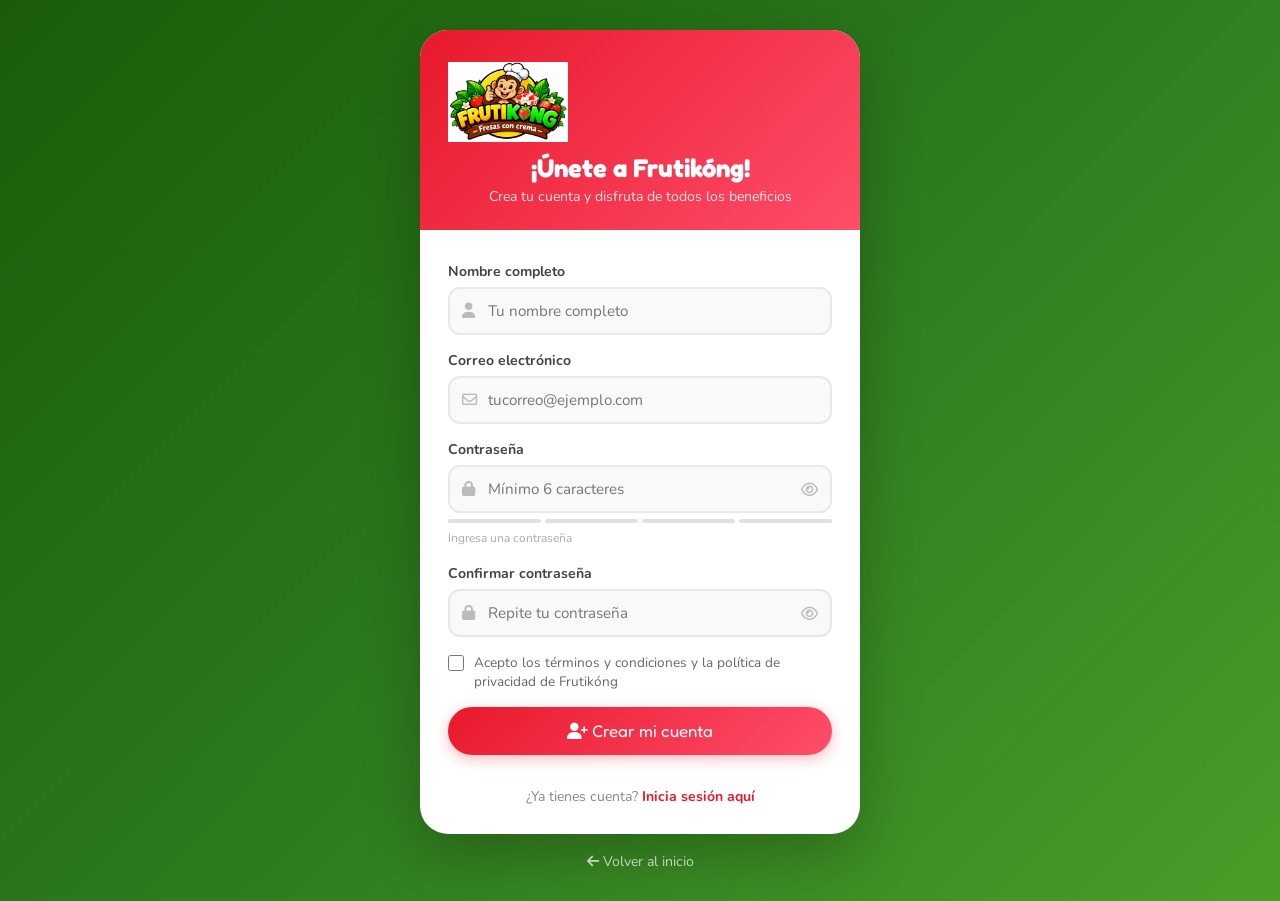
<file: registro.html>
<!DOCTYPE html>
<html lang="es">
<head>
  <meta charset="UTF-8" />
  <meta name="viewport" content="width=device-width, initial-scale=1.0" />
  <title>Frutikóng – Registrarse</title>
  <link rel="stylesheet" href="styles.css" />
  <link rel="stylesheet" href="https://cdnjs.cloudflare.com/ajax/libs/font-awesome/6.5.0/css/all.min.css" />
  <style>
    body { background: linear-gradient(135deg, #1a5c0a 0%, #2d7a1f 50%, #4a9e28 100%); min-height: 100vh; }

    .auth-wrap {
      min-height: 100vh;
      display: flex; align-items: center; justify-content: center;
      padding: 30px 16px;
    }
    .auth-card {
      background: #fff; border-radius: 28px;
      box-shadow: 0 20px 60px rgba(0,0,0,0.25);
      width: 100%; max-width: 440px; overflow: hidden;
    }
    .auth-header {
      background: linear-gradient(135deg, #e8192c, #ff4d6a);
      padding: 32px 28px 24px; text-align: center; color: #fff;
    }
    .auth-header img { height: 80px; margin-bottom: 10px; }
    .auth-header h2 { font-size: 1.6rem; margin-bottom: 4px; }
    .auth-header p  { font-size: 0.88rem; opacity: 0.85; }

    .auth-body { padding: 32px 28px; }

    .form-group { margin-bottom: 16px; }
    .form-group label {
      display: block; font-weight: 700;
      font-size: 0.88rem; color: #444; margin-bottom: 6px;
    }
    .input-wrap { position: relative; }
    .input-wrap i.ico {
      position: absolute; left: 14px; top: 50%;
      transform: translateY(-50%); color: #bbb; font-size: 0.95rem;
    }
    .input-wrap input {
      width: 100%; padding: 12px 14px 12px 38px;
      border: 2px solid #e8e8e8; border-radius: 12px;
      font-family: 'Nunito', sans-serif; font-size: 0.95rem;
      color: #333; background: #f9f9f9; outline: none;
      transition: border-color 0.2s, background 0.2s;
    }
    .input-wrap input:focus { border-color: var(--rojo-fresa); background: #fff; }
    .input-wrap input.valid   { border-color: var(--verde-claro); }
    .input-wrap input.invalid { border-color: var(--rojo-fresa); }

    .toggle-pass {
      position: absolute; right: 14px; top: 50%; transform: translateY(-50%);
      background: none; border: none; cursor: pointer;
      color: #bbb; font-size: 0.95rem; padding: 0;
    }
    .toggle-pass:hover { color: var(--rojo-fresa); }

    /* Indicador de fuerza de contraseña */
    .pass-strength { margin-top: 6px; }
    .pass-bars { display: flex; gap: 4px; margin-bottom: 3px; }
    .pass-bar  {
      height: 4px; flex: 1; border-radius: 4px;
      background: #e0e0e0; transition: background 0.3s;
    }
    .pass-label { font-size: 0.75rem; color: #aaa; }

    .form-hint { font-size: 0.78rem; color: #bbb; margin-top: 4px; }

    .btn-auth {
      width: 100%; padding: 14px; border-radius: 30px;
      border: none; cursor: pointer;
      background: linear-gradient(135deg, #e8192c, #ff4d6a);
      color: #fff; font-family: 'Fredoka One', cursive; font-size: 1.05rem;
      display: flex; align-items: center; justify-content: center; gap: 8px;
      box-shadow: 0 4px 14px rgba(232,25,44,0.3);
      transition: transform 0.2s, box-shadow 0.2s; margin-top: 8px;
    }
    .btn-auth:hover { transform: translateY(-2px); box-shadow: 0 6px 20px rgba(232,25,44,0.4); }
    .btn-auth:disabled { background: #ccc; box-shadow: none; transform: none; cursor: not-allowed; }

    .auth-msg {
      border-radius: 10px; padding: 10px 14px;
      font-size: 0.88rem; font-weight: 700;
      margin-bottom: 16px; display: none; text-align: center;
    }
    .auth-msg.error   { background: #fce4ec; color: #c62828; border: 1px solid #ef9a9a; }
    .auth-msg.success { background: #e8f5e0; color: #2d7a1f; border: 1px solid #a5d6a7; }

    .auth-footer {
      text-align: center; padding: 0 28px 28px;
      font-size: 0.88rem; color: #888;
    }
    .auth-footer a { color: var(--rojo-fresa); font-weight: 700; text-decoration: none; }
    .auth-footer a:hover { text-decoration: underline; }

    .spinner {
      width: 18px; height: 18px;
      border: 3px solid rgba(255,255,255,0.4);
      border-top-color: #fff; border-radius: 50%;
      animation: spin 0.7s linear infinite; display: none;
    }
    @keyframes spin { to { transform: rotate(360deg); } }

    .back-link {
      display: block; text-align: center;
      color: rgba(255,255,255,0.7); font-size: 0.88rem;
      margin-top: 18px; text-decoration: none; transition: color 0.2s;
    }
    .back-link:hover { color: #fff; }

    /* Términos */
    .terms-wrap {
      display: flex; align-items: flex-start; gap: 10px;
      margin-bottom: 16px; font-size: 0.85rem; color: #666;
    }
    .terms-wrap input[type=checkbox] { margin-top: 2px; accent-color: var(--rojo-fresa); width: 16px; height: 16px; flex-shrink: 0; }
  </style>
</head>
<body>

  <div class="auth-wrap">
    <div>
      <div class="auth-card">
        <!-- Header -->
        <div class="auth-header">
          <img src="assets/img/logo.png" alt="Frutikóng" />
          <h2>¡Únete a Frutikóng!</h2>
          <p>Crea tu cuenta y disfruta de todos los beneficios</p>
        </div>

        <!-- Body -->
        <div class="auth-body">
          <div class="auth-msg" id="authMsg"></div>

          <form id="registroForm" novalidate>

            <div class="form-group">
              <label for="nombre">Nombre completo</label>
              <div class="input-wrap">
                <i class="fa-solid fa-user ico"></i>
                <input type="text" id="nombre" placeholder="Tu nombre completo" required autocomplete="name" />
              </div>
            </div>

            <div class="form-group">
              <label for="email">Correo electrónico</label>
              <div class="input-wrap">
                <i class="fa-regular fa-envelope ico"></i>
                <input type="email" id="email" placeholder="tucorreo@ejemplo.com" required autocomplete="email" />
              </div>
            </div>

            <div class="form-group">
              <label for="password">Contraseña</label>
              <div class="input-wrap">
                <i class="fa-solid fa-lock ico"></i>
                <input type="password" id="password" placeholder="Mínimo 6 caracteres" required autocomplete="new-password" />
                <button type="button" class="toggle-pass" id="togglePass1" aria-label="Mostrar">
                  <i class="fa-regular fa-eye" id="eye1"></i>
                </button>
              </div>
              <div class="pass-strength">
                <div class="pass-bars">
                  <div class="pass-bar" id="bar1"></div>
                  <div class="pass-bar" id="bar2"></div>
                  <div class="pass-bar" id="bar3"></div>
                  <div class="pass-bar" id="bar4"></div>
                </div>
                <span class="pass-label" id="passLabel">Ingresa una contraseña</span>
              </div>
            </div>

            <div class="form-group">
              <label for="password2">Confirmar contraseña</label>
              <div class="input-wrap">
                <i class="fa-solid fa-lock ico"></i>
                <input type="password" id="password2" placeholder="Repite tu contraseña" required autocomplete="new-password" />
                <button type="button" class="toggle-pass" id="togglePass2" aria-label="Mostrar">
                  <i class="fa-regular fa-eye" id="eye2"></i>
                </button>
              </div>
              <p class="form-hint" id="matchHint"></p>
            </div>

            <div class="terms-wrap">
              <input type="checkbox" id="terminos" />
              <label for="terminos">
                Acepto los términos y condiciones y la política de privacidad de Frutikóng
              </label>
            </div>

            <button type="submit" class="btn-auth" id="btnRegistro">
              <span id="btnRegistroTxt"><i class="fa-solid fa-user-plus"></i> Crear mi cuenta</span>
              <div class="spinner" id="spinner"></div>
            </button>
          </form>
        </div>

        <!-- Footer -->
        <div class="auth-footer">
          ¿Ya tienes cuenta? <a href="login.html">Inicia sesión aquí</a>
        </div>
      </div>

      <a href="index.html" class="back-link">
        <i class="fa-solid fa-arrow-left"></i> Volver al inicio
      </a>
    </div>
  </div>

  <script src="auth.js"></script>
  <script>
    // Si ya hay sesión, redirigir
    if (getUsuario()) window.location.href = 'index.html';

    // Toggle contraseñas
    function togglePwd(btnId, inputId, eyeId) {
      document.getElementById(btnId).addEventListener('click', () => {
        const input = document.getElementById(inputId);
        const eye   = document.getElementById(eyeId);
        if (input.type === 'password') {
          input.type = 'text';
          eye.className = 'fa-regular fa-eye-slash';
        } else {
          input.type = 'password';
          eye.className = 'fa-regular fa-eye';
        }
      });
    }
    togglePwd('togglePass1', 'password',  'eye1');
    togglePwd('togglePass2', 'password2', 'eye2');

    // Indicador fuerza contraseña
    document.getElementById('password').addEventListener('input', () => {
      const val    = document.getElementById('password').value;
      const bars   = [1,2,3,4].map(n => document.getElementById(`bar${n}`));
      const label  = document.getElementById('passLabel');
      let fuerza   = 0;
      if (val.length >= 6)  fuerza++;
      if (val.length >= 10) fuerza++;
      if (/[A-Z]/.test(val) || /[0-9]/.test(val)) fuerza++;
      if (/[^a-zA-Z0-9]/.test(val)) fuerza++;

      const colores = ['#e8192c','#ff9800','#f9c800','#4caf50'];
      const textos  = ['Muy débil','Débil','Regular','Segura'];
      bars.forEach((b, i) => {
        b.style.background = i < fuerza ? colores[fuerza - 1] : '#e0e0e0';
      });
      label.textContent  = val.length === 0 ? 'Ingresa una contraseña' : textos[fuerza - 1] || 'Muy débil';
      label.style.color  = fuerza > 0 ? colores[fuerza - 1] : '#aaa';
    });

    // Verificar que coincidan
    document.getElementById('password2').addEventListener('input', () => {
      const p1   = document.getElementById('password').value;
      const p2   = document.getElementById('password2').value;
      const hint = document.getElementById('matchHint');
      if (!p2) { hint.textContent = ''; return; }
      if (p1 === p2) {
        hint.textContent = '✓ Las contraseñas coinciden';
        hint.style.color = '#4caf50';
      } else {
        hint.textContent = '✗ Las contraseñas no coinciden';
        hint.style.color = '#e8192c';
      }
    });

    function mostrarMsg(tipo, texto) {
      const el = document.getElementById('authMsg');
      el.className = `auth-msg ${tipo}`;
      el.textContent = texto;
      el.style.display = 'block';
    }

    document.getElementById('registroForm').addEventListener('submit', async (e) => {
      e.preventDefault();
      const nombre    = document.getElementById('nombre').value.trim();
      const email     = document.getElementById('email').value.trim();
      const password  = document.getElementById('password').value;
      const password2 = document.getElementById('password2').value;
      const terminos  = document.getElementById('terminos').checked;

      if (!nombre || !email || !password || !password2) {
        mostrarMsg('error', 'Por favor completa todos los campos.'); return;
      }
      if (password.length < 6) {
        mostrarMsg('error', 'La contraseña debe tener al menos 6 caracteres.'); return;
      }
      if (password !== password2) {
        mostrarMsg('error', 'Las contraseñas no coinciden.'); return;
      }
      if (!terminos) {
        mostrarMsg('error', 'Debes aceptar los términos y condiciones.'); return;
      }

      // UI cargando
      const btn     = document.getElementById('btnRegistro');
      const txt     = document.getElementById('btnRegistroTxt');
      const spinner = document.getElementById('spinner');
      btn.disabled       = true;
      txt.style.display  = 'none';
      spinner.style.display = 'block';

      try {
        const res = await llamarAPI({ accion: 'registrar', nombre, email, password });
        if (res.ok) {
          saveUsuario({ nombre: res.nombre, email });
          mostrarMsg('success', `¡Cuenta creada! Bienvenido, ${res.nombre} 🍓`);
          setTimeout(() => window.location.href = 'miembros.html', 1500);
        } else {
          mostrarMsg('error', res.msg);
          btn.disabled       = false;
          txt.style.display  = 'flex';
          spinner.style.display = 'none';
        }
      } catch {
        mostrarMsg('error', 'Error de conexión. Intenta de nuevo.');
        btn.disabled       = false;
        txt.style.display  = 'flex';
        spinner.style.display = 'none';
      }
    });
  </script>
</body>
</html>
</file>
<file: styles.css>
/* =============================================
   FRUTIKÓNG - Fresas con Crema
   Estilos globales compartidos
   ============================================= */

@import url('https://fonts.googleapis.com/css2?family=Fredoka+One&family=Nunito:wght@400;600;700;800&display=swap');

/* ── Variables ── */
:root {
  --verde-selva:    #2d7a1f;
  --verde-claro:    #4caf50;
  --verde-hoja:     #6abf3e;
  --rojo-fresa:     #e8192c;
  --rosa-claro:     #ff6b8a;
  --amarillo:       #f9c800;
  --marron:         #6b3a1f;
  --marron-claro:   #a0622a;
  --crema:          #fff8ee;
  --blanco:         #ffffff;
  --gris-texto:     #444444;
  --sombra:         rgba(0,0,0,0.15);
  --gradiente-hero: linear-gradient(135deg, #1a5c0a 0%, #2d7a1f 40%, #4a9e28 100%);
  --gradiente-btn:  linear-gradient(135deg, #e8192c, #ff4d6a);
}

/* ── Reset base ── */
*, *::before, *::after { box-sizing: border-box; margin: 0; padding: 0; }

html { scroll-behavior: smooth; }

body {
  font-family: 'Nunito', sans-serif;
  background-color: var(--crema);
  color: var(--gris-texto);
  min-height: 100vh;
}

h1, h2, h3, .brand-font {
  font-family: 'Fredoka One', cursive;
}

a { text-decoration: none; color: inherit; }
img { max-width: 100%; display: block; }
ul { list-style: none; }

/* ── Top Bar ── */
.top-bar {
  background-color: var(--verde-selva);
  color: var(--blanco);
  font-size: 0.82rem;
  padding: 6px 20px;
  display: flex;
  justify-content: space-between;
  align-items: center;
  flex-wrap: wrap;
  gap: 8px;
}

.top-bar .top-info {
  display: flex;
  gap: 20px;
  align-items: center;
}

.top-bar .top-info span {
  display: flex;
  align-items: center;
  gap: 5px;
}

.top-bar .top-right {
  display: flex;
  gap: 14px;
  align-items: center;
}

.top-bar .social-links {
  display: flex;
  gap: 10px;
}

.top-bar .social-links a {
  color: var(--blanco);
  font-size: 1rem;
  transition: color 0.2s;
}
.top-bar .social-links a:hover { color: var(--amarillo); }

.top-bar .top-auth a {
  color: var(--blanco);
  font-size: 0.82rem;
  display: flex;
  align-items: center;
  gap: 4px;
  transition: color 0.2s;
}
.top-bar .top-auth a:hover { color: var(--amarillo); }

/* ── Navbar ── */
.navbar {
  background-color: var(--blanco);
  box-shadow: 0 2px 12px var(--sombra);
  position: sticky;
  top: 0;
  z-index: 1000;
  padding: 0 20px;
}

.navbar-inner {
  max-width: 1200px;
  margin: 0 auto;
  display: flex;
  align-items: center;
  justify-content: space-between;
  height: 70px;
  gap: 16px;
}

.navbar .logo-wrap {
  display: flex;
  align-items: center;
  gap: 10px;
  text-decoration: none;
}

.navbar .logo-wrap img {
  height: 58px;
  width: auto;
}

.nav-links {
  display: flex;
  gap: 4px;
  align-items: center;
}

.nav-links a {
  padding: 8px 14px;
  border-radius: 30px;
  font-weight: 700;
  font-size: 0.92rem;
  color: var(--gris-texto);
  transition: background 0.2s, color 0.2s;
  display: flex;
  align-items: center;
  gap: 5px;
  white-space: nowrap;
}

.nav-links a:hover,
.nav-links a.active {
  background-color: var(--rojo-fresa);
  color: var(--blanco);
}

.navbar-right {
  display: flex;
  align-items: center;
  gap: 12px;
}

.search-box {
  display: flex;
  align-items: center;
  border: 2px solid #ddd;
  border-radius: 30px;
  padding: 4px 12px;
  background: #f9f9f9;
  gap: 6px;
}

.search-box input {
  border: none;
  background: transparent;
  outline: none;
  font-size: 0.85rem;
  font-family: 'Nunito', sans-serif;
  width: 140px;
}

.cart-btn {
  position: relative;
  background: var(--verde-selva);
  color: var(--blanco);
  border: none;
  border-radius: 50%;
  width: 40px;
  height: 40px;
  cursor: pointer;
  display: flex;
  align-items: center;
  justify-content: center;
  font-size: 1.1rem;
  transition: background 0.2s;
}
.cart-btn:hover { background: var(--rojo-fresa); }

.cart-badge {
  position: absolute;
  top: -4px;
  right: -4px;
  background: var(--rojo-fresa);
  color: #fff;
  border-radius: 50%;
  width: 18px;
  height: 18px;
  font-size: 0.65rem;
  font-weight: 800;
  display: flex;
  align-items: center;
  justify-content: center;
}

/* Hamburger */
.hamburger {
  display: none;
  flex-direction: column;
  gap: 5px;
  background: none;
  border: none;
  cursor: pointer;
  padding: 4px;
}
.hamburger span {
  display: block;
  width: 26px;
  height: 3px;
  background: var(--verde-selva);
  border-radius: 3px;
  transition: all 0.3s;
}

/* ── Footer ── */
footer {
  background-color: var(--verde-selva);
  color: var(--blanco);
  padding: 48px 20px 20px;
  margin-top: 60px;
}

.footer-inner {
  max-width: 1200px;
  margin: 0 auto;
  display: grid;
  grid-template-columns: repeat(auto-fit, minmax(200px, 1fr));
  gap: 32px;
  padding-bottom: 32px;
  border-bottom: 1px solid rgba(255,255,255,0.2);
}

.footer-brand img { height: 70px; margin-bottom: 12px; }
.footer-brand p { font-size: 0.9rem; opacity: 0.85; line-height: 1.6; }

.footer-col h4 {
  font-family: 'Fredoka One', cursive;
  font-size: 1.1rem;
  margin-bottom: 14px;
  color: var(--amarillo);
}

.footer-col ul li { margin-bottom: 8px; }
.footer-col ul li a {
  opacity: 0.85;
  font-size: 0.9rem;
  transition: opacity 0.2s, color 0.2s;
}
.footer-col ul li a:hover { opacity: 1; color: var(--amarillo); }

.footer-social {
  display: flex;
  gap: 12px;
  margin-top: 8px;
}

.footer-social a {
  width: 38px;
  height: 38px;
  border-radius: 50%;
  background: rgba(255,255,255,0.15);
  display: flex;
  align-items: center;
  justify-content: center;
  font-size: 1.1rem;
  transition: background 0.2s, color 0.2s;
}
.footer-social a:hover { background: var(--amarillo); color: var(--verde-selva); }

.footer-bottom {
  max-width: 1200px;
  margin: 18px auto 0;
  text-align: center;
  font-size: 0.82rem;
  opacity: 0.7;
}

/* ── Sección página: título de sección ── */
.section-title {
  text-align: center;
  margin-bottom: 40px;
}
.section-title h2 {
  font-size: 2.2rem;
  color: var(--verde-selva);
  position: relative;
  display: inline-block;
}
.section-title h2::after {
  content: '';
  display: block;
  width: 70%;
  height: 4px;
  background: var(--rojo-fresa);
  border-radius: 4px;
  margin: 8px auto 0;
}
.section-title p {
  margin-top: 10px;
  color: #666;
  font-size: 1rem;
}

/* ── Botón principal ── */
.btn-primary {
  display: inline-flex;
  align-items: center;
  gap: 8px;
  background: var(--gradiente-btn);
  color: var(--blanco);
  font-family: 'Fredoka One', cursive;
  font-size: 1.05rem;
  padding: 13px 28px;
  border-radius: 40px;
  border: none;
  cursor: pointer;
  box-shadow: 0 4px 14px rgba(232,25,44,0.35);
  transition: transform 0.2s, box-shadow 0.2s;
  text-decoration: none;
}
.btn-primary:hover {
  transform: translateY(-2px);
  box-shadow: 0 6px 20px rgba(232,25,44,0.45);
}

.btn-secondary {
  display: inline-flex;
  align-items: center;
  gap: 8px;
  background: transparent;
  color: var(--verde-selva);
  font-family: 'Fredoka One', cursive;
  font-size: 1rem;
  padding: 11px 24px;
  border-radius: 40px;
  border: 2px solid var(--verde-selva);
  cursor: pointer;
  transition: background 0.2s, color 0.2s;
  text-decoration: none;
}
.btn-secondary:hover {
  background: var(--verde-selva);
  color: var(--blanco);
}

/* ── Tarjeta de producto ── */
.product-card {
  background: var(--blanco);
  border-radius: 20px;
  box-shadow: 0 4px 18px var(--sombra);
  overflow: hidden;
  transition: transform 0.25s, box-shadow 0.25s;
  display: flex;
  flex-direction: column;
}
.product-card:hover {
  transform: translateY(-6px);
  box-shadow: 0 10px 30px rgba(0,0,0,0.18);
}
.product-card .card-img {
  background: linear-gradient(135deg, #f0fbe8, #e8f5e0);
  padding: 20px;
  text-align: center;
  height: 200px;
  display: flex;
  align-items: center;
  justify-content: center;
}
.product-card .card-img img { height: 160px; object-fit: contain; }
.product-card .card-body { padding: 16px 20px 20px; flex: 1; }
.product-card .card-body h3 {
  font-size: 1.3rem;
  color: var(--rojo-fresa);
  margin-bottom: 6px;
}
.product-card .card-body p {
  font-size: 0.88rem;
  color: #666;
  margin-bottom: 14px;
  line-height: 1.5;
}
.price-row {
  display: flex;
  gap: 8px;
  flex-wrap: wrap;
  margin-bottom: 14px;
}
.price-tag {
  display: flex;
  align-items: center;
  gap: 4px;
  border-radius: 20px;
  padding: 4px 10px;
  font-size: 0.82rem;
  font-weight: 700;
  color: var(--blanco);
}
.price-tag.chica    { background: var(--rojo-fresa); }
.price-tag.mediana  { background: var(--amarillo); color: #333; }
.price-tag.grande   { background: var(--verde-claro); }

/* ── Beneficios strip ── */
.benefits-strip {
  background: var(--blanco);
  border-top: 3px solid var(--verde-claro);
  border-bottom: 3px solid var(--verde-claro);
  padding: 18px 20px;
}
.benefits-inner {
  max-width: 1200px;
  margin: 0 auto;
  display: flex;
  justify-content: space-around;
  align-items: center;
  gap: 16px;
  flex-wrap: wrap;
}
.benefit-item {
  display: flex;
  align-items: center;
  gap: 10px;
  font-weight: 700;
  font-size: 0.9rem;
  color: var(--gris-texto);
}
.benefit-item .benefit-icon {
  font-size: 1.6rem;
}

/* ── Decoración hojas ── */
.leaf-divider {
  text-align: center;
  color: var(--verde-hoja);
  font-size: 1.5rem;
  letter-spacing: 8px;
  margin: 8px 0;
  opacity: 0.6;
}

/* ── Page header interno ── */
.page-header {
  background: var(--gradiente-hero);
  color: var(--blanco);
  text-align: center;
  padding: 60px 20px 50px;
  position: relative;
  overflow: hidden;
}
.page-header::before {
  content: '🌿🍃🌿🍃🌿🍃🌿🍃🌿🍃🌿🍃🌿🍃🌿';
  position: absolute;
  top: 8px;
  left: 0;
  right: 0;
  font-size: 1.4rem;
  opacity: 0.3;
  letter-spacing: 4px;
}
.page-header h1 {
  font-size: 2.6rem;
  text-shadow: 2px 3px 8px rgba(0,0,0,0.3);
  margin-bottom: 10px;
}
.page-header p {
  font-size: 1.05rem;
  opacity: 0.9;
  max-width: 560px;
  margin: 0 auto;
}

/* ── Contenedor de secciones ── */
.container {
  max-width: 1200px;
  margin: 0 auto;
  padding: 0 20px;
}

/* ── Responsive ── */
@media (max-width: 900px) {
  .nav-links { display: none; flex-direction: column; }
  .nav-links.open {
    display: flex;
    position: absolute;
    top: 70px;
    left: 0;
    right: 0;
    background: var(--blanco);
    box-shadow: 0 8px 20px var(--sombra);
    padding: 16px 20px;
    z-index: 999;
  }
  .nav-links a { width: 100%; }
  .hamburger { display: flex; }
  .search-box input { width: 100px; }
  .page-header h1 { font-size: 1.9rem; }
}

@media (max-width: 600px) {
  .top-bar { flex-direction: column; align-items: flex-start; font-size: 0.78rem; }
  .top-bar .top-info { gap: 10px; }
  .footer-inner { grid-template-columns: 1fr; }
  .section-title h2 { font-size: 1.7rem; }
  .benefits-inner { gap: 12px; }
  .benefit-item { font-size: 0.82rem; }
}
</file>
